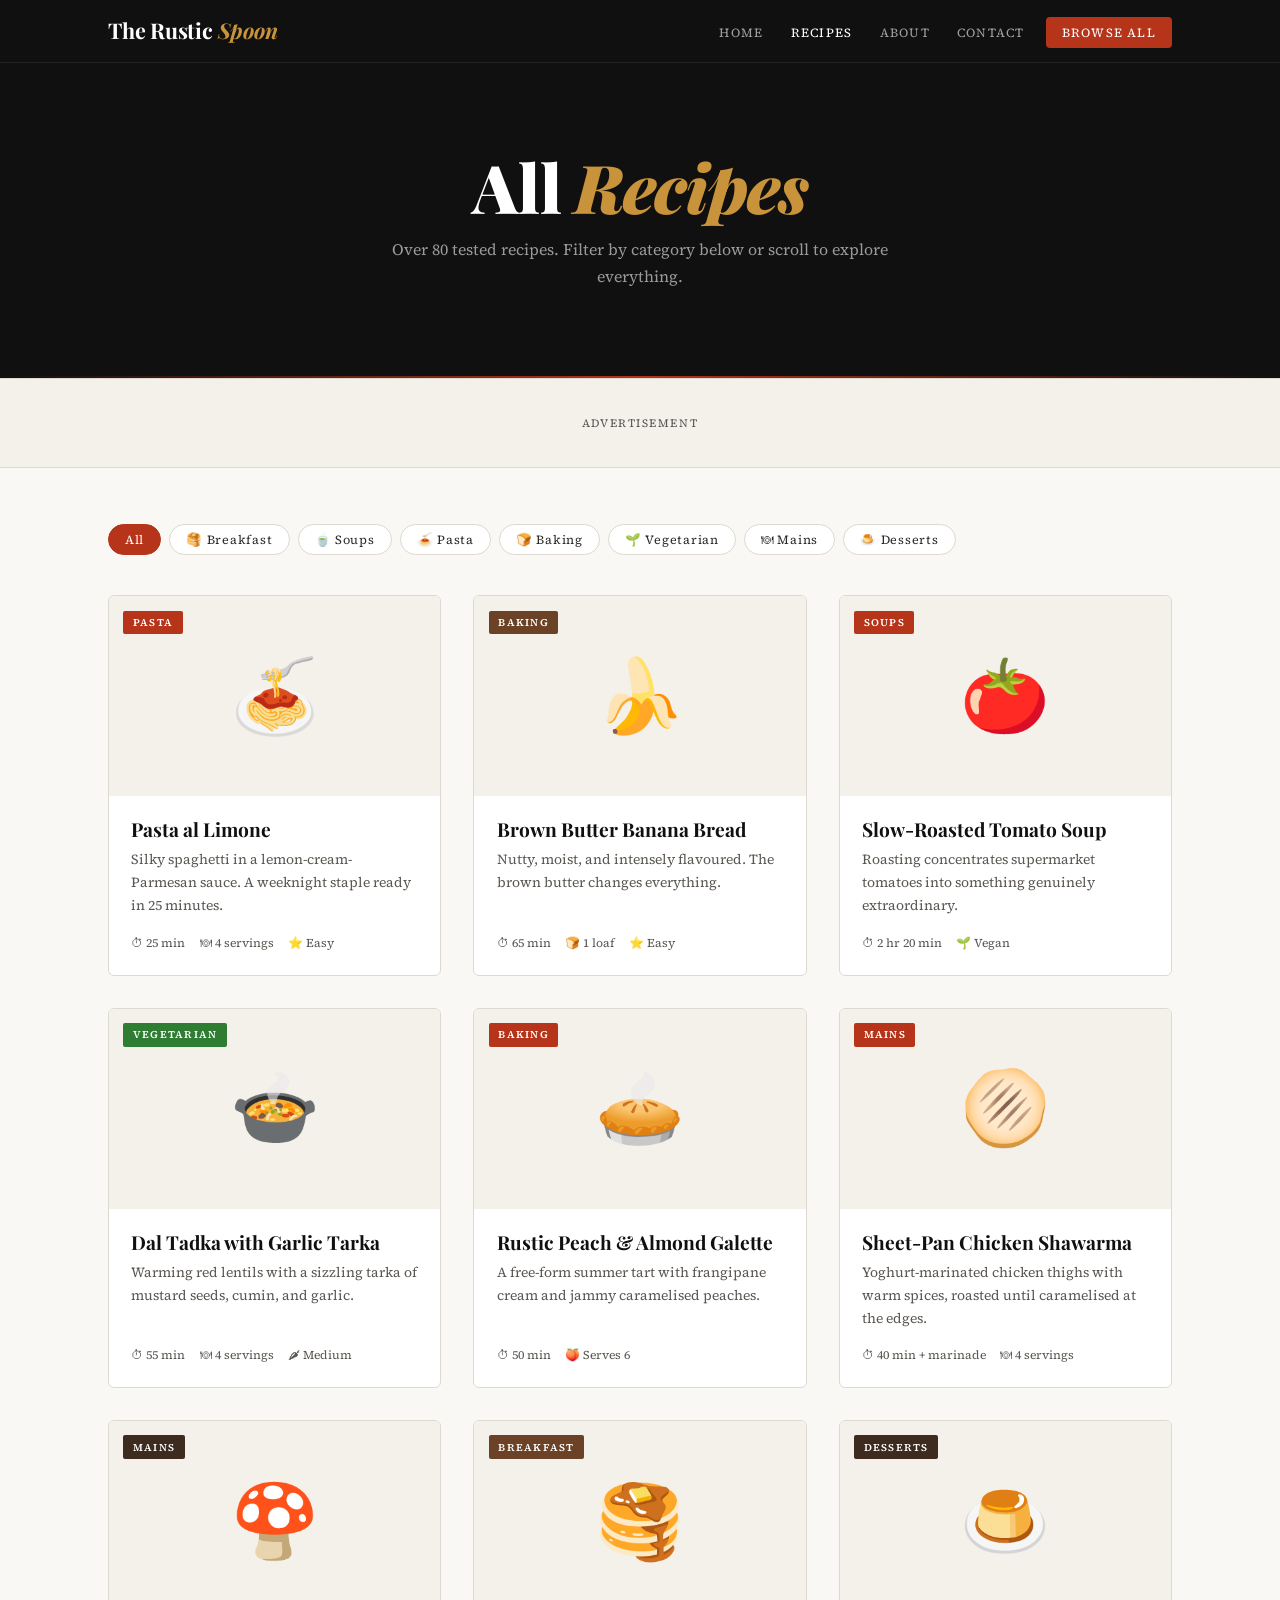
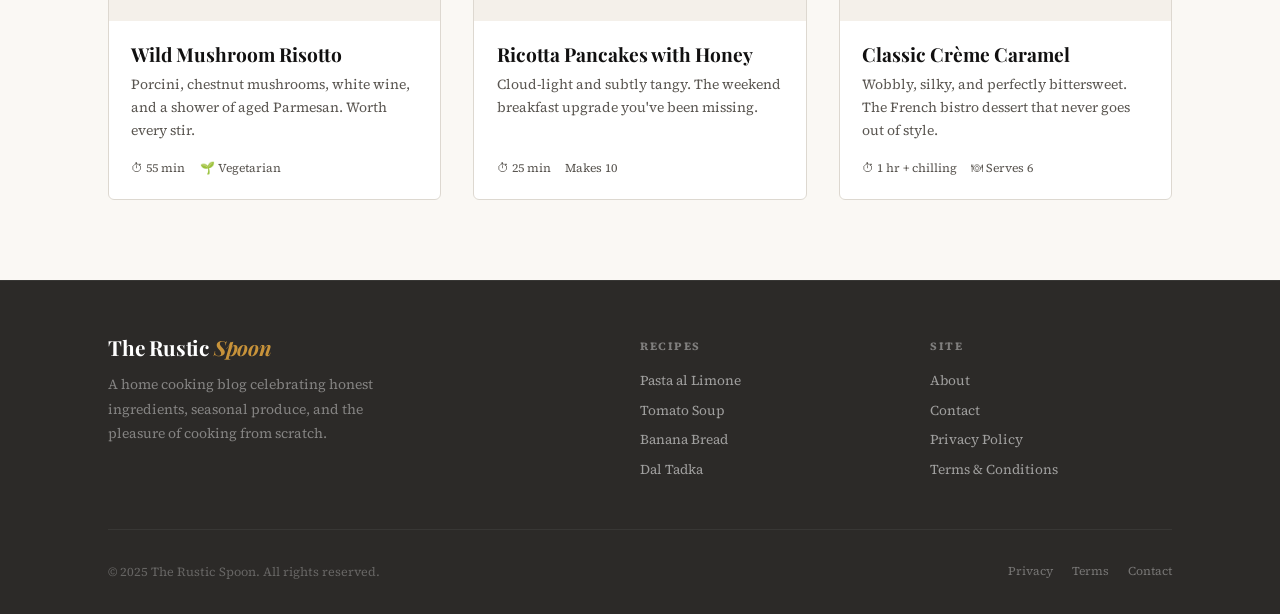
<file: index.html>
<!DOCTYPE html>
<html lang="en">
<head>
  <meta charset="UTF-8" />
  <meta name="viewport" content="width=device-width, initial-scale=1.0" />
  <title>All Recipes — The Rustic Spoon</title>
  <meta name="description" content="Browse all recipes on The Rustic Spoon — weeknight pasta, seasonal soups, weekend baking projects, and vegetarian mains, all tested in a real home kitchen." />
  <meta property="og:title" content="All Recipes — The Rustic Spoon" />
  <meta property="og:type" content="website" />
  <link rel="canonical" href="https://therusticspoon.com/blog/" />
  <link rel="icon" href="/favicon.svg" type="image/svg+xml" />
  <link rel="preconnect" href="https://fonts.googleapis.com" />
  <link rel="stylesheet" href="style.css">
</head>
<body>

<header class="site-header" role="banner">
  <nav class="nav-wrap" aria-label="Main navigation">
    <a href="../index.html" class="site-logo">The Rustic <em>Spoon</em></a>
    <button class="nav-burger" id="navBurger" aria-label="Toggle navigation" onclick="toggleNav()">
      <span></span><span></span><span></span>
    </button>
    <ul class="nav-links" id="navLinks" role="list">
      <li><a href="../index.html">Home</a></li>
      <li><a href="index.html" class="active">Recipes</a></li>
      <li><a href="../about/index.html">About</a></li>
      <li><a href="../contact/index.html">Contact</a></li>
      <li><a href="index.html" class="nav-cta">Browse All</a></li>
    </ul>
  </nav>
</header>

<main>
  <div class="page-banner">
    <h1>All <em>Recipes</em></h1>
    <p>Over 80 tested recipes. Filter by category below or scroll to explore everything.</p>
  </div>

  <div class="ad-slot ad-leaderboard" aria-label="Advertisement">
    <!-- AdSense leaderboard -->
    <span>Advertisement</span>
  </div>

  <section style="padding:3.5rem 0 5rem">
    <div class="wrap">
      <nav class="blog-filter" aria-label="Filter by category">
        <button class="bf on" onclick="filterBlog(this,'all')">All</button>
        <button class="bf" onclick="filterBlog(this,'breakfast')">🥞 Breakfast</button>
        <button class="bf" onclick="filterBlog(this,'soup')">🍵 Soups</button>
        <button class="bf" onclick="filterBlog(this,'pasta')">🍝 Pasta</button>
        <button class="bf" onclick="filterBlog(this,'baking')">🍞 Baking</button>
        <button class="bf" onclick="filterBlog(this,'vegetarian')">🌱 Vegetarian</button>
        <button class="bf" onclick="filterBlog(this,'mains')">🍽 Mains</button>
        <button class="bf" onclick="filterBlog(this,'desserts')">🍮 Desserts</button>
      </nav>

      <div class="blog-grid">

        <article class="recipe-card blog-card" data-cat="pasta">
          <a href="pasta-al-limone.html">
            <div class="rc-thumb"><span>🍝</span><span class="rc-cat" style="background:#b5341a">Pasta</span></div>
          </a>
          <div class="rc-body">
            <h3><a href="pasta-al-limone.html">Pasta al Limone</a></h3>
            <p>Silky spaghetti in a lemon-cream-Parmesan sauce. A weeknight staple ready in 25 minutes.</p>
            <div class="rc-meta"><span>⏱ 25 min</span><span>🍽 4 servings</span><span>⭐ Easy</span></div>
          </div>
        </article>

        <article class="recipe-card blog-card" data-cat="baking">
          <a href="brown-butter-banana-bread.html">
            <div class="rc-thumb"><span>🍌</span><span class="rc-cat" style="background:#6b4226">Baking</span></div>
          </a>
          <div class="rc-body">
            <h3><a href="brown-butter-banana-bread.html">Brown Butter Banana Bread</a></h3>
            <p>Nutty, moist, and intensely flavoured. The brown butter changes everything.</p>
            <div class="rc-meta"><span>⏱ 65 min</span><span>🍞 1 loaf</span><span>⭐ Easy</span></div>
          </div>
        </article>

        <article class="recipe-card blog-card" data-cat="soup">
          <a href="roasted-tomato-soup.html">
            <div class="rc-thumb"><span>🍅</span><span class="rc-cat" style="background:#b5341a">Soups</span></div>
          </a>
          <div class="rc-body">
            <h3><a href="roasted-tomato-soup.html">Slow-Roasted Tomato Soup</a></h3>
            <p>Roasting concentrates supermarket tomatoes into something genuinely extraordinary.</p>
            <div class="rc-meta"><span>⏱ 2 hr 20 min</span><span>🌱 Vegan</span></div>
          </div>
        </article>

        <article class="recipe-card blog-card" data-cat="vegetarian">
          <a href="dal-tadka.html">
            <div class="rc-thumb"><span>🍲</span><span class="rc-cat" style="background:#2e7d32">Vegetarian</span></div>
          </a>
          <div class="rc-body">
            <h3><a href="dal-tadka.html">Dal Tadka with Garlic Tarka</a></h3>
            <p>Warming red lentils with a sizzling tarka of mustard seeds, cumin, and garlic.</p>
            <div class="rc-meta"><span>⏱ 55 min</span><span>🍽 4 servings</span><span>🌶 Medium</span></div>
          </div>
        </article>

        <article class="recipe-card blog-card" data-cat="baking">
          <a href="index.html">
            <div class="rc-thumb"><span>🥧</span><span class="rc-cat" style="background:#b5341a">Baking</span></div>
          </a>
          <div class="rc-body">
            <h3>Rustic Peach &amp; Almond Galette</h3>
            <p>A free-form summer tart with frangipane cream and jammy caramelised peaches.</p>
            <div class="rc-meta"><span>⏱ 50 min</span><span>🍑 Serves 6</span></div>
          </div>
        </article>

        <article class="recipe-card blog-card" data-cat="mains">
          <a href="chicken-shawarma.html">
            <div class="rc-thumb"><span>🫓</span><span class="rc-cat" style="background:#b5341a">Mains</span></div>
          </a>
          <div class="rc-body">
            <h3><a href="chicken-shawarma.html">Sheet-Pan Chicken Shawarma</a></h3>
            <p>Yoghurt-marinated chicken thighs with warm spices, roasted until caramelised at the edges.</p>
            <div class="rc-meta"><span>⏱ 40 min + marinade</span><span>🍽 4 servings</span></div>
          </div>
        </article>

        <article class="recipe-card blog-card" data-cat="mains">
          <a href="mushroom-risotto.html">
            <div class="rc-thumb"><span>🍄</span><span class="rc-cat" style="background:#3d2b1f">Mains</span></div>
          </a>
          <div class="rc-body">
            <h3><a href="mushroom-risotto.html">Wild Mushroom Risotto</a></h3>
            <p>Porcini, chestnut mushrooms, white wine, and a shower of aged Parmesan. Worth every stir.</p>
            <div class="rc-meta"><span>⏱ 55 min</span><span>🌱 Vegetarian</span></div>
          </div>
        </article>

        <article class="recipe-card blog-card" data-cat="breakfast">
          <a href="ricotta-pancakes.html">
            <div class="rc-thumb"><span>🥞</span><span class="rc-cat" style="background:#6b4226">Breakfast</span></div>
          </a>
          <div class="rc-body">
            <h3><a href="ricotta-pancakes.html">Ricotta Pancakes with Honey</a></h3>
            <p>Cloud-light and subtly tangy. The weekend breakfast upgrade you've been missing.</p>
            <div class="rc-meta"><span>⏱ 25 min</span><span>Makes 10</span></div>
          </div>
        </article>

        <article class="recipe-card blog-card" data-cat="desserts">
          <a href="creme-caramel.html">
            <div class="rc-thumb"><span>🍮</span><span class="rc-cat" style="background:#3d2b1f">Desserts</span></div>
          </a>
          <div class="rc-body">
            <h3><a href="creme-caramel.html">Classic Crème Caramel</a></h3>
            <p>Wobbly, silky, and perfectly bittersweet. The French bistro dessert that never goes out of style.</p>
            <div class="rc-meta"><span>⏱ 1 hr + chilling</span><span>🍽 Serves 6</span></div>
          </div>
        </article>

      </div>
    </div>
  </section>
</main>

<footer class="site-footer" role="contentinfo">
  <div class="footer-inner">
    <div class="footer-grid">
      <div class="footer-brand">
        <a href="../index.html" class="site-logo">The Rustic <em>Spoon</em></a>
        <p>A home cooking blog celebrating honest ingredients, seasonal produce, and the pleasure of cooking from scratch.</p>
      </div>
      <div class="footer-col">
        <h4>Recipes</h4>
        <a href="pasta-al-limone.html">Pasta al Limone</a>
        <a href="roasted-tomato-soup.html">Tomato Soup</a>
        <a href="brown-butter-banana-bread.html">Banana Bread</a>
        <a href="dal-tadka.html">Dal Tadka</a>
      </div>
      <div class="footer-col">
        <h4>Site</h4>
        <a href="../about/index.html">About</a>
        <a href="../contact/index.html">Contact</a>
        <a href="../privacy/index.html">Privacy Policy</a>
        <a href="../terms/index.html">Terms &amp; Conditions</a>
      </div>
    </div>
    <div class="footer-bottom">
      <p>&copy; 2025 The Rustic Spoon. All rights reserved.</p>
      <nav><a href="../privacy/index.html">Privacy</a><a href="../terms/index.html">Terms</a><a href="../contact/index.html">Contact</a></nav>
    </div>
  </div>
</footer>

<script src="main.js"></script>
</body>
</html>
</file>
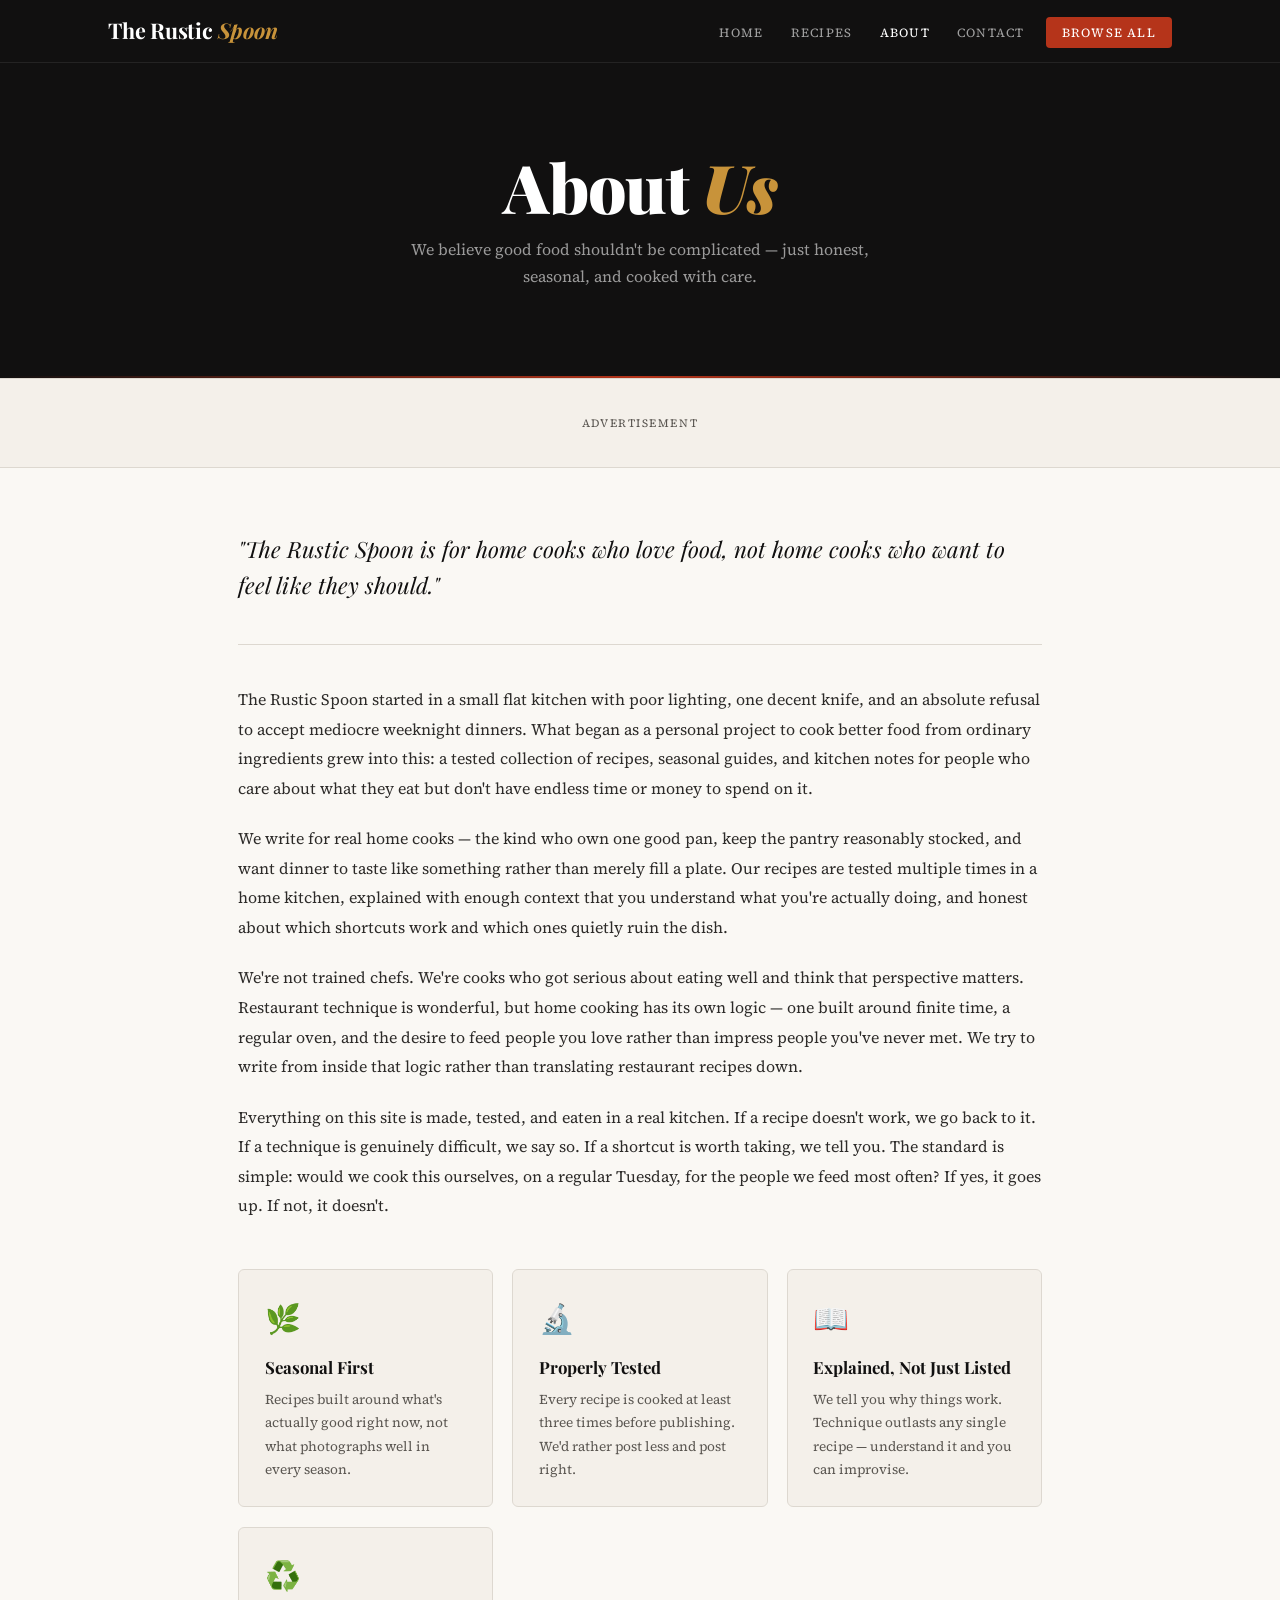
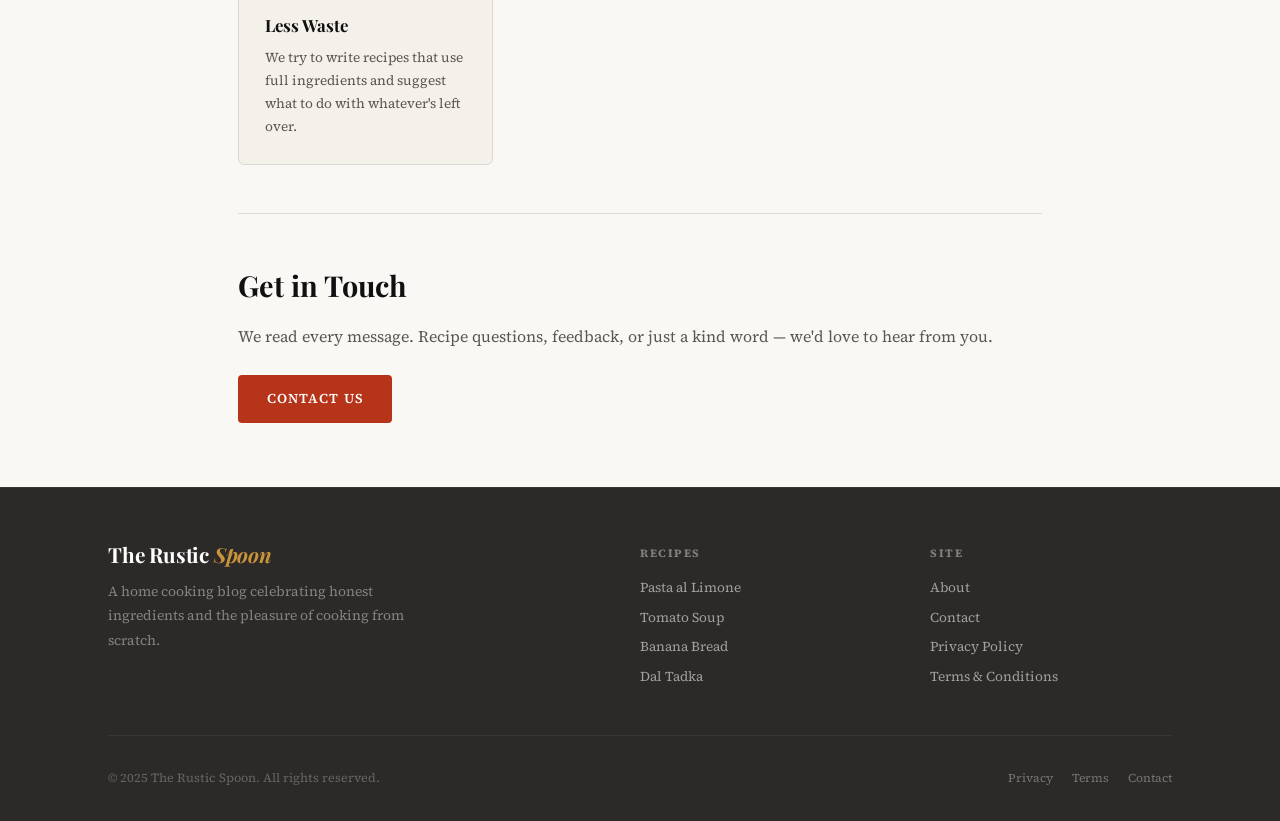
<file: about/index.html>
<!DOCTYPE html>
<html lang="en">
<head>
  <meta charset="UTF-8" />
  <meta name="viewport" content="width=device-width, initial-scale=1.0" />
  <title>About Us — The Rustic Spoon</title>
  <meta name="description" content="The story behind The Rustic Spoon — a home cooking blog about honest ingredients, seasonal eating, and why cooking from scratch matters." />
  <meta property="og:title" content="About — The Rustic Spoon" />
  <meta property="og:type" content="website" />
  <link rel="canonical" href="https://therusticspoon.com/about/" />
  <link rel="icon" href="/favicon.svg" type="image/svg+xml" />
  <link rel="preconnect" href="https://fonts.googleapis.com" />
  <link rel="stylesheet" href="../style.css" />
</head>
<body>

<header class="site-header" role="banner">
  <nav class="nav-wrap" aria-label="Main navigation">
    <a href="../index.html" class="site-logo">The Rustic <em>Spoon</em></a>
    <button class="nav-burger" id="navBurger" aria-label="Toggle navigation" onclick="toggleNav()">
      <span></span><span></span><span></span>
    </button>
    <ul class="nav-links" id="navLinks" role="list">
      <li><a href="../index.html">Home</a></li>
      <li><a href="../blog/index.html">Recipes</a></li>
      <li><a href="index.html" class="active">About</a></li>
      <li><a href="../contact/index.html">Contact</a></li>
      <li><a href="../blog/index.html" class="nav-cta">Browse All</a></li>
    </ul>
  </nav>
</header>

<main>
  <div class="page-banner">
    <h1>About <em>Us</em></h1>
    <p>We believe good food shouldn't be complicated — just honest, seasonal, and cooked with care.</p>
  </div>

  <div class="ad-slot ad-leaderboard" aria-label="Advertisement"><span>Advertisement</span></div>

  <div class="about-section">
    <p class="about-lead">"The Rustic Spoon is for home cooks who love food, not home cooks who want to feel like they should."</p>
    <div class="about-body">
      <p>The Rustic Spoon started in a small flat kitchen with poor lighting, one decent knife, and an absolute refusal to accept mediocre weeknight dinners. What began as a personal project to cook better food from ordinary ingredients grew into this: a tested collection of recipes, seasonal guides, and kitchen notes for people who care about what they eat but don't have endless time or money to spend on it.</p>
      <p>We write for real home cooks — the kind who own one good pan, keep the pantry reasonably stocked, and want dinner to taste like something rather than merely fill a plate. Our recipes are tested multiple times in a home kitchen, explained with enough context that you understand what you're actually doing, and honest about which shortcuts work and which ones quietly ruin the dish.</p>
      <p>We're not trained chefs. We're cooks who got serious about eating well and think that perspective matters. Restaurant technique is wonderful, but home cooking has its own logic — one built around finite time, a regular oven, and the desire to feed people you love rather than impress people you've never met. We try to write from inside that logic rather than translating restaurant recipes down.</p>
      <p>Everything on this site is made, tested, and eaten in a real kitchen. If a recipe doesn't work, we go back to it. If a technique is genuinely difficult, we say so. If a shortcut is worth taking, we tell you. The standard is simple: would we cook this ourselves, on a regular Tuesday, for the people we feed most often? If yes, it goes up. If not, it doesn't.</p>
    </div>

    <div class="values-grid">
      <div class="value-card">
        <div class="vi">🌿</div>
        <h3>Seasonal First</h3>
        <p>Recipes built around what's actually good right now, not what photographs well in every season.</p>
      </div>
      <div class="value-card">
        <div class="vi">🔬</div>
        <h3>Properly Tested</h3>
        <p>Every recipe is cooked at least three times before publishing. We'd rather post less and post right.</p>
      </div>
      <div class="value-card">
        <div class="vi">📖</div>
        <h3>Explained, Not Just Listed</h3>
        <p>We tell you why things work. Technique outlasts any single recipe — understand it and you can improvise.</p>
      </div>
      <div class="value-card">
        <div class="vi">♻️</div>
        <h3>Less Waste</h3>
        <p>We try to write recipes that use full ingredients and suggest what to do with whatever's left over.</p>
      </div>
    </div>

    <div style="margin-top:3rem;padding-top:3rem;border-top:1px solid var(--border)">
      <h2 style="font-family:var(--serif);font-size:1.8rem;color:var(--ink);margin-bottom:.8rem">Get in Touch</h2>
      <p style="color:var(--ink-soft);line-height:1.8;margin-bottom:1.5rem">We read every message. Recipe questions, feedback, or just a kind word — we'd love to hear from you.</p>
      <a href="../contact/index.html" class="btn btn-solid">Contact Us</a>
    </div>
  </div>
</main>

<footer class="site-footer" role="contentinfo">
  <div class="footer-inner">
    <div class="footer-grid">
      <div class="footer-brand">
        <a href="../index.html" class="site-logo">The Rustic <em>Spoon</em></a>
        <p>A home cooking blog celebrating honest ingredients and the pleasure of cooking from scratch.</p>
      </div>
      <div class="footer-col">
        <h4>Recipes</h4>
        <a href="../blog/pasta-al-limone.html">Pasta al Limone</a>
        <a href="../blog/roasted-tomato-soup.html">Tomato Soup</a>
        <a href="../blog/brown-butter-banana-bread.html">Banana Bread</a>
        <a href="../blog/dal-tadka.html">Dal Tadka</a>
      </div>
      <div class="footer-col">
        <h4>Site</h4>
        <a href="index.html">About</a>
        <a href="../contact/index.html">Contact</a>
        <a href="../privacy/index.html">Privacy Policy</a>
        <a href="../terms/index.html">Terms &amp; Conditions</a>
      </div>
    </div>
    <div class="footer-bottom">
      <p>&copy; 2025 The Rustic Spoon. All rights reserved.</p>
      <nav><a href="../privacy/index.html">Privacy</a><a href="../terms/index.html">Terms</a><a href="../contact/index.html">Contact</a></nav>
    </div>
  </div>
</footer>

<script src="../main.js"></script>
</body>
</html>
</file>
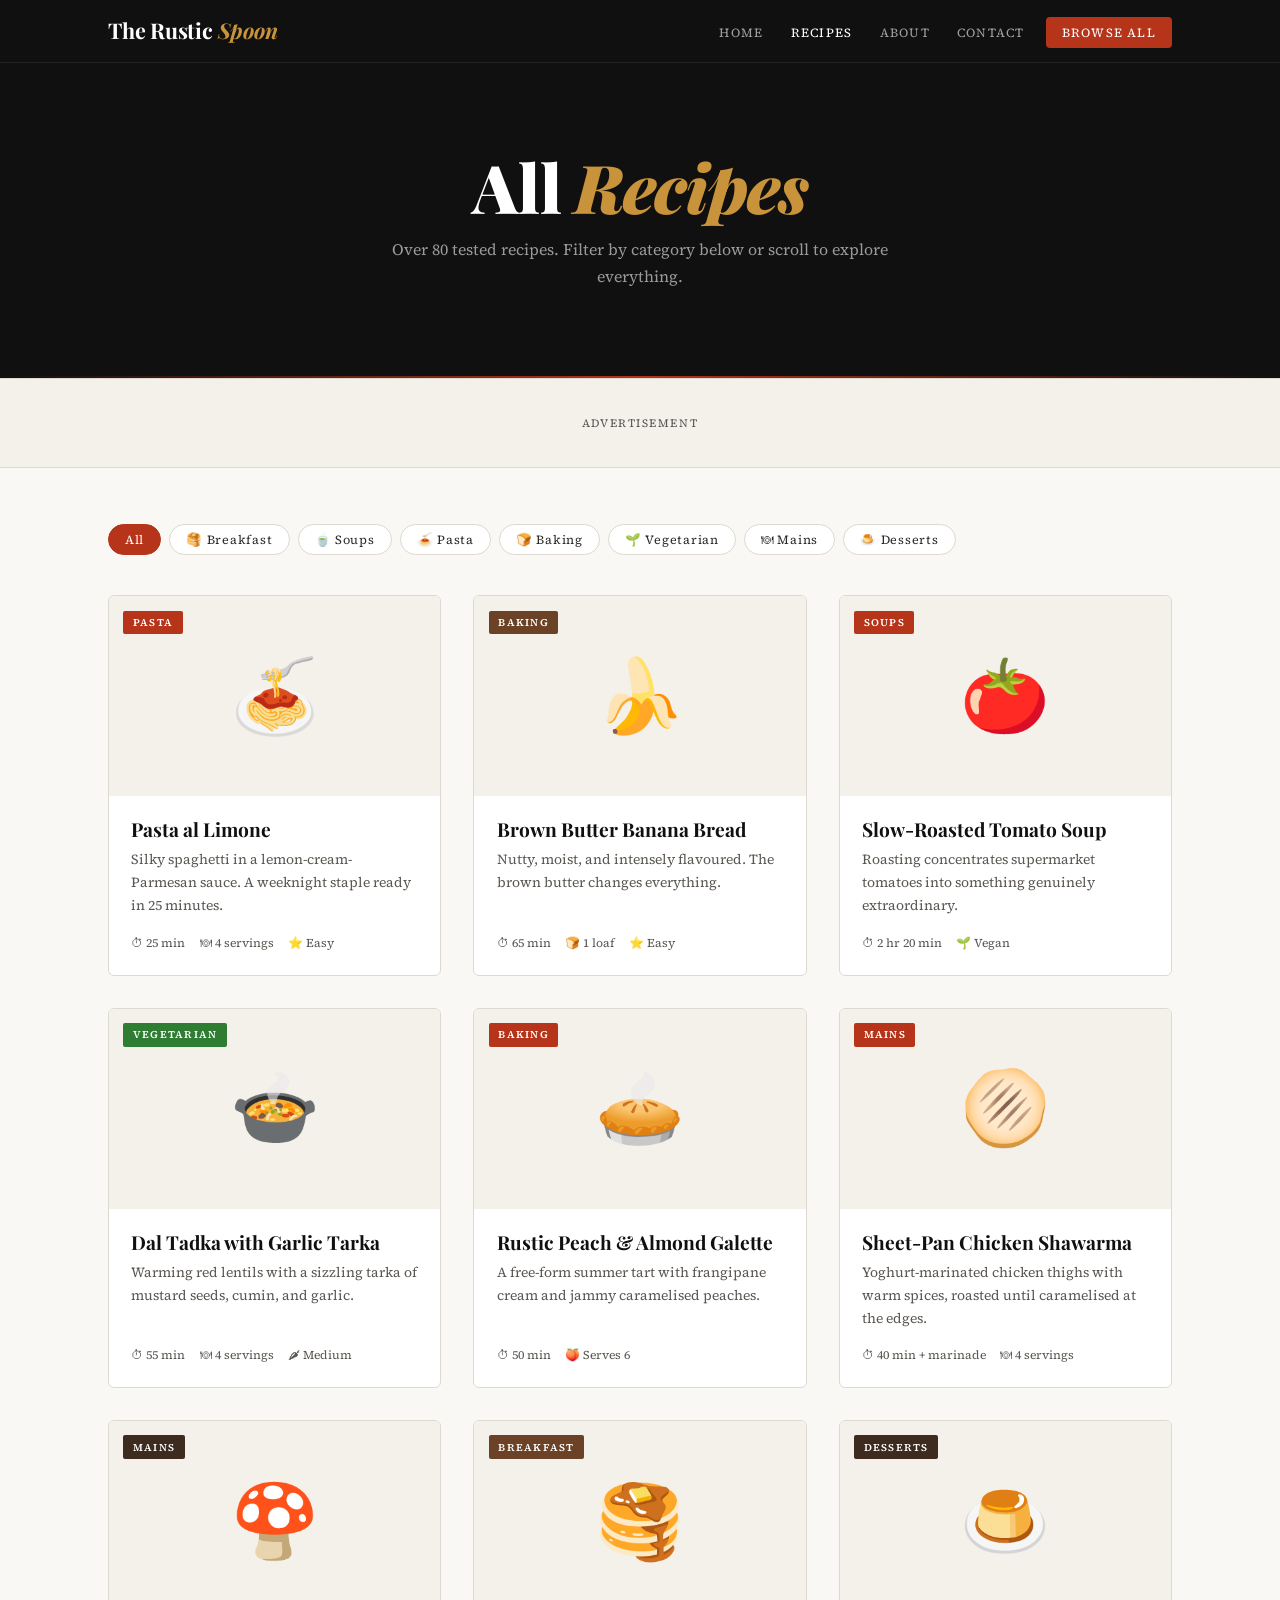
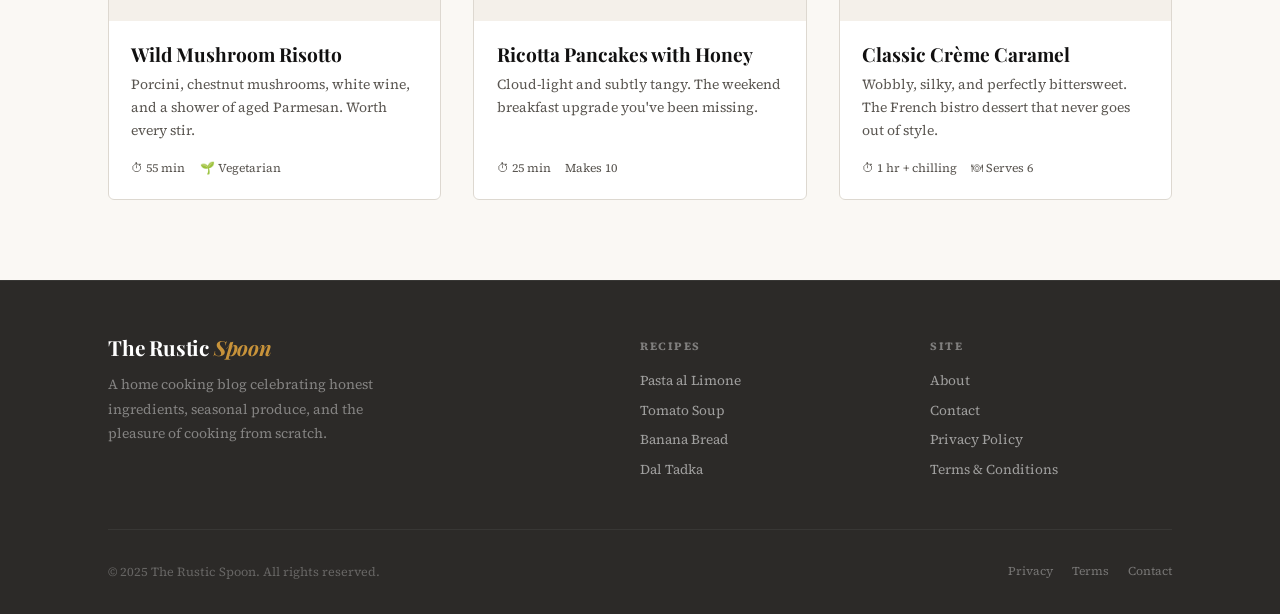
<file: blog/index.html>
<!DOCTYPE html>
<html lang="en">
<head>
  <meta charset="UTF-8" />
  <meta name="viewport" content="width=device-width, initial-scale=1.0" />
  <title>All Recipes — The Rustic Spoon</title>
  <meta name="description" content="Browse all recipes on The Rustic Spoon — weeknight pasta, seasonal soups, weekend baking projects, and vegetarian mains, all tested in a real home kitchen." />
  <meta property="og:title" content="All Recipes — The Rustic Spoon" />
  <meta property="og:type" content="website" />
  <link rel="canonical" href="https://therusticspoon.com/blog/" />
  <link rel="icon" href="/favicon.svg" type="image/svg+xml" />
  <link rel="preconnect" href="https://fonts.googleapis.com" />
  <link rel="stylesheet" href="../style.css" />
</head>
<body>

<header class="site-header" role="banner">
  <nav class="nav-wrap" aria-label="Main navigation">
    <a href="../index.html" class="site-logo">The Rustic <em>Spoon</em></a>
    <button class="nav-burger" id="navBurger" aria-label="Toggle navigation" onclick="toggleNav()">
      <span></span><span></span><span></span>
    </button>
    <ul class="nav-links" id="navLinks" role="list">
      <li><a href="../index.html">Home</a></li>
      <li><a href="index.html" class="active">Recipes</a></li>
      <li><a href="../about/index.html">About</a></li>
      <li><a href="../contact/index.html">Contact</a></li>
      <li><a href="index.html" class="nav-cta">Browse All</a></li>
    </ul>
  </nav>
</header>

<main>
  <div class="page-banner">
    <h1>All <em>Recipes</em></h1>
    <p>Over 80 tested recipes. Filter by category below or scroll to explore everything.</p>
  </div>

  <div class="ad-slot ad-leaderboard" aria-label="Advertisement">
    <!-- AdSense leaderboard -->
    <span>Advertisement</span>
  </div>

  <section style="padding:3.5rem 0 5rem">
    <div class="wrap">
      <nav class="blog-filter" aria-label="Filter by category">
        <button class="bf on" onclick="filterBlog(this,'all')">All</button>
        <button class="bf" onclick="filterBlog(this,'breakfast')">🥞 Breakfast</button>
        <button class="bf" onclick="filterBlog(this,'soup')">🍵 Soups</button>
        <button class="bf" onclick="filterBlog(this,'pasta')">🍝 Pasta</button>
        <button class="bf" onclick="filterBlog(this,'baking')">🍞 Baking</button>
        <button class="bf" onclick="filterBlog(this,'vegetarian')">🌱 Vegetarian</button>
        <button class="bf" onclick="filterBlog(this,'mains')">🍽 Mains</button>
        <button class="bf" onclick="filterBlog(this,'desserts')">🍮 Desserts</button>
      </nav>

      <div class="blog-grid">

        <article class="recipe-card blog-card" data-cat="pasta">
          <a href="pasta-al-limone.html">
            <div class="rc-thumb"><span>🍝</span><span class="rc-cat" style="background:#b5341a">Pasta</span></div>
          </a>
          <div class="rc-body">
            <h3><a href="pasta-al-limone.html">Pasta al Limone</a></h3>
            <p>Silky spaghetti in a lemon-cream-Parmesan sauce. A weeknight staple ready in 25 minutes.</p>
            <div class="rc-meta"><span>⏱ 25 min</span><span>🍽 4 servings</span><span>⭐ Easy</span></div>
          </div>
        </article>

        <article class="recipe-card blog-card" data-cat="baking">
          <a href="brown-butter-banana-bread.html">
            <div class="rc-thumb"><span>🍌</span><span class="rc-cat" style="background:#6b4226">Baking</span></div>
          </a>
          <div class="rc-body">
            <h3><a href="brown-butter-banana-bread.html">Brown Butter Banana Bread</a></h3>
            <p>Nutty, moist, and intensely flavoured. The brown butter changes everything.</p>
            <div class="rc-meta"><span>⏱ 65 min</span><span>🍞 1 loaf</span><span>⭐ Easy</span></div>
          </div>
        </article>

        <article class="recipe-card blog-card" data-cat="soup">
          <a href="roasted-tomato-soup.html">
            <div class="rc-thumb"><span>🍅</span><span class="rc-cat" style="background:#b5341a">Soups</span></div>
          </a>
          <div class="rc-body">
            <h3><a href="roasted-tomato-soup.html">Slow-Roasted Tomato Soup</a></h3>
            <p>Roasting concentrates supermarket tomatoes into something genuinely extraordinary.</p>
            <div class="rc-meta"><span>⏱ 2 hr 20 min</span><span>🌱 Vegan</span></div>
          </div>
        </article>

        <article class="recipe-card blog-card" data-cat="vegetarian">
          <a href="dal-tadka.html">
            <div class="rc-thumb"><span>🍲</span><span class="rc-cat" style="background:#2e7d32">Vegetarian</span></div>
          </a>
          <div class="rc-body">
            <h3><a href="dal-tadka.html">Dal Tadka with Garlic Tarka</a></h3>
            <p>Warming red lentils with a sizzling tarka of mustard seeds, cumin, and garlic.</p>
            <div class="rc-meta"><span>⏱ 55 min</span><span>🍽 4 servings</span><span>🌶 Medium</span></div>
          </div>
        </article>

        <article class="recipe-card blog-card" data-cat="baking">
          <a href="index.html">
            <div class="rc-thumb"><span>🥧</span><span class="rc-cat" style="background:#b5341a">Baking</span></div>
          </a>
          <div class="rc-body">
            <h3>Rustic Peach &amp; Almond Galette</h3>
            <p>A free-form summer tart with frangipane cream and jammy caramelised peaches.</p>
            <div class="rc-meta"><span>⏱ 50 min</span><span>🍑 Serves 6</span></div>
          </div>
        </article>

        <article class="recipe-card blog-card" data-cat="mains">
          <a href="chicken-shawarma.html">
            <div class="rc-thumb"><span>🫓</span><span class="rc-cat" style="background:#b5341a">Mains</span></div>
          </a>
          <div class="rc-body">
            <h3><a href="chicken-shawarma.html">Sheet-Pan Chicken Shawarma</a></h3>
            <p>Yoghurt-marinated chicken thighs with warm spices, roasted until caramelised at the edges.</p>
            <div class="rc-meta"><span>⏱ 40 min + marinade</span><span>🍽 4 servings</span></div>
          </div>
        </article>

        <article class="recipe-card blog-card" data-cat="mains">
          <a href="mushroom-risotto.html">
            <div class="rc-thumb"><span>🍄</span><span class="rc-cat" style="background:#3d2b1f">Mains</span></div>
          </a>
          <div class="rc-body">
            <h3><a href="mushroom-risotto.html">Wild Mushroom Risotto</a></h3>
            <p>Porcini, chestnut mushrooms, white wine, and a shower of aged Parmesan. Worth every stir.</p>
            <div class="rc-meta"><span>⏱ 55 min</span><span>🌱 Vegetarian</span></div>
          </div>
        </article>

        <article class="recipe-card blog-card" data-cat="breakfast">
          <a href="ricotta-pancakes.html">
            <div class="rc-thumb"><span>🥞</span><span class="rc-cat" style="background:#6b4226">Breakfast</span></div>
          </a>
          <div class="rc-body">
            <h3><a href="ricotta-pancakes.html">Ricotta Pancakes with Honey</a></h3>
            <p>Cloud-light and subtly tangy. The weekend breakfast upgrade you've been missing.</p>
            <div class="rc-meta"><span>⏱ 25 min</span><span>Makes 10</span></div>
          </div>
        </article>

        <article class="recipe-card blog-card" data-cat="desserts">
          <a href="creme-caramel.html">
            <div class="rc-thumb"><span>🍮</span><span class="rc-cat" style="background:#3d2b1f">Desserts</span></div>
          </a>
          <div class="rc-body">
            <h3><a href="creme-caramel.html">Classic Crème Caramel</a></h3>
            <p>Wobbly, silky, and perfectly bittersweet. The French bistro dessert that never goes out of style.</p>
            <div class="rc-meta"><span>⏱ 1 hr + chilling</span><span>🍽 Serves 6</span></div>
          </div>
        </article>

      </div>
    </div>
  </section>
</main>

<footer class="site-footer" role="contentinfo">
  <div class="footer-inner">
    <div class="footer-grid">
      <div class="footer-brand">
        <a href="../index.html" class="site-logo">The Rustic <em>Spoon</em></a>
        <p>A home cooking blog celebrating honest ingredients, seasonal produce, and the pleasure of cooking from scratch.</p>
      </div>
      <div class="footer-col">
        <h4>Recipes</h4>
        <a href="pasta-al-limone.html">Pasta al Limone</a>
        <a href="roasted-tomato-soup.html">Tomato Soup</a>
        <a href="brown-butter-banana-bread.html">Banana Bread</a>
        <a href="dal-tadka.html">Dal Tadka</a>
      </div>
      <div class="footer-col">
        <h4>Site</h4>
        <a href="../about/index.html">About</a>
        <a href="../contact/index.html">Contact</a>
        <a href="../privacy/index.html">Privacy Policy</a>
        <a href="../terms/index.html">Terms &amp; Conditions</a>
      </div>
    </div>
    <div class="footer-bottom">
      <p>&copy; 2025 The Rustic Spoon. All rights reserved.</p>
      <nav><a href="../privacy/index.html">Privacy</a><a href="../terms/index.html">Terms</a><a href="../contact/index.html">Contact</a></nav>
    </div>
  </div>
</footer>

<script src="../main.js"></script>
</body>
</html>
</file>
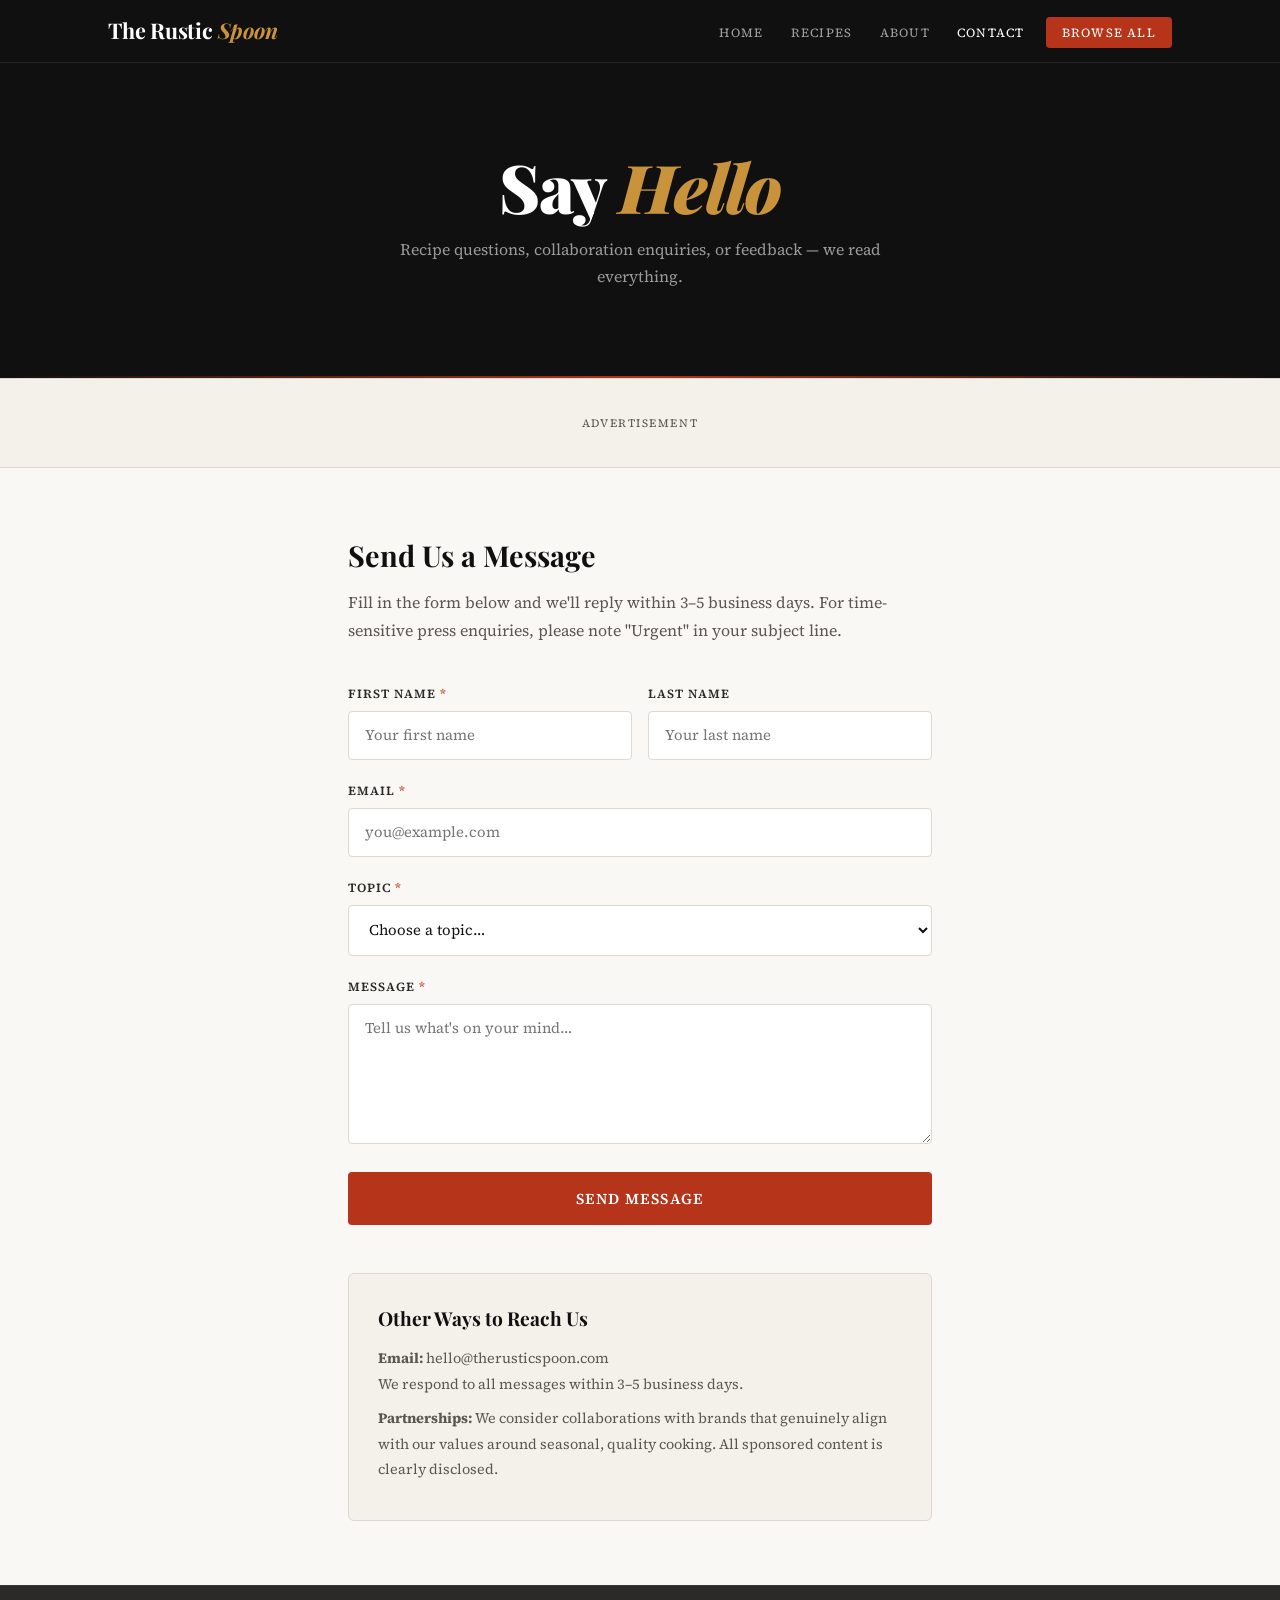
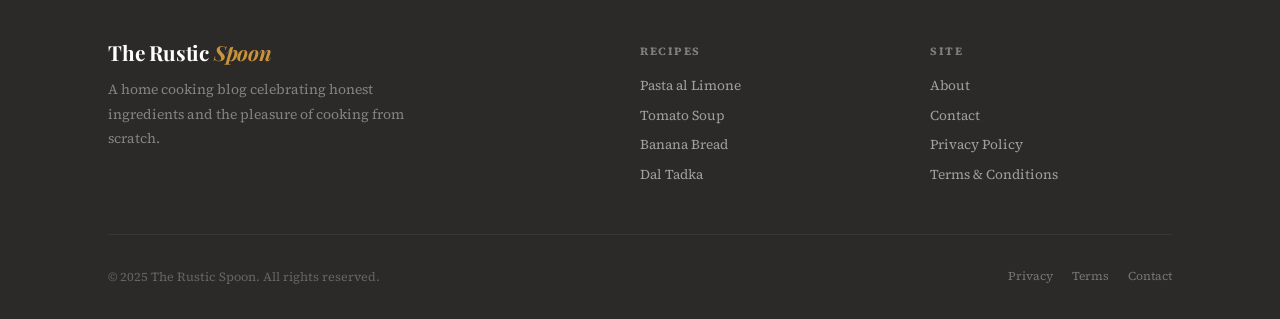
<file: contact/index.html>
<!DOCTYPE html>
<html lang="en">
<head>
  <meta charset="UTF-8" />
  <meta name="viewport" content="width=device-width, initial-scale=1.0" />
  <title>Contact — The Rustic Spoon</title>
  <meta name="description" content="Get in touch with The Rustic Spoon — recipe questions, collaboration enquiries, or just to say hello." />
  <meta property="og:title" content="Contact — The Rustic Spoon" />
  <meta property="og:type" content="website" />
  <link rel="canonical" href="https://therusticspoon.com/contact/" />
  <link rel="icon" href="/favicon.svg" type="image/svg+xml" />
  <link rel="preconnect" href="https://fonts.googleapis.com" />
  <link rel="stylesheet" href="../style.css" />
</head>
<body>

<header class="site-header" role="banner">
  <nav class="nav-wrap" aria-label="Main navigation">
    <a href="../index.html" class="site-logo">The Rustic <em>Spoon</em></a>
    <button class="nav-burger" id="navBurger" aria-label="Toggle navigation" onclick="toggleNav()">
      <span></span><span></span><span></span>
    </button>
    <ul class="nav-links" id="navLinks" role="list">
      <li><a href="../index.html">Home</a></li>
      <li><a href="../blog/index.html">Recipes</a></li>
      <li><a href="../about/index.html">About</a></li>
      <li><a href="index.html" class="active">Contact</a></li>
      <li><a href="../blog/index.html" class="nav-cta">Browse All</a></li>
    </ul>
  </nav>
</header>

<main>
  <div class="page-banner">
    <h1>Say <em>Hello</em></h1>
    <p>Recipe questions, collaboration enquiries, or feedback — we read everything.</p>
  </div>

  <div class="ad-slot ad-leaderboard" aria-label="Advertisement"><span>Advertisement</span></div>

  <div class="contact-wrap">
    <div class="contact-intro">
      <h2>Send Us a Message</h2>
      <p>Fill in the form below and we'll reply within 3–5 business days. For time-sensitive press enquiries, please note "Urgent" in your subject line.</p>
    </div>

    <form onsubmit="handleContact(event)" novalidate>
      <div class="field-row">
        <div class="field">
          <label for="c-first">First Name <span style="color:var(--accent)">*</span></label>
          <input id="c-first" name="first" type="text" placeholder="Your first name" required autocomplete="given-name" />
        </div>
        <div class="field">
          <label for="c-last">Last Name</label>
          <input id="c-last" name="last" type="text" placeholder="Your last name" autocomplete="family-name" />
        </div>
      </div>
      <div class="field">
        <label for="c-email">Email <span style="color:var(--accent)">*</span></label>
        <input id="c-email" name="email" type="email" placeholder="you@example.com" required autocomplete="email" />
      </div>
      <div class="field">
        <label for="c-subject">Topic <span style="color:var(--accent)">*</span></label>
        <select id="c-subject" name="subject" required>
          <option value="" disabled selected>Choose a topic…</option>
          <option value="recipe">Recipe question or feedback</option>
          <option value="collab">Collaboration or partnership</option>
          <option value="press">Press or media</option>
          <option value="technical">Technical issue</option>
          <option value="other">Something else</option>
        </select>
      </div>
      <div class="field">
        <label for="c-message">Message <span style="color:var(--accent)">*</span></label>
        <textarea id="c-message" name="message" placeholder="Tell us what's on your mind…" required></textarea>
      </div>
      <button type="submit" class="btn btn-solid" style="width:100%;text-align:center;padding:1rem;font-size:.95rem">Send Message</button>
    </form>

    <div class="contact-aside">
      <h3>Other Ways to Reach Us</h3>
      <p><strong>Email:</strong> hello@therusticspoon.com<br/>We respond to all messages within 3–5 business days.</p>
      <p><strong>Partnerships:</strong> We consider collaborations with brands that genuinely align with our values around seasonal, quality cooking. All sponsored content is clearly disclosed.</p>
    </div>
  </div>
</main>

<footer class="site-footer" role="contentinfo">
  <div class="footer-inner">
    <div class="footer-grid">
      <div class="footer-brand">
        <a href="../index.html" class="site-logo">The Rustic <em>Spoon</em></a>
        <p>A home cooking blog celebrating honest ingredients and the pleasure of cooking from scratch.</p>
      </div>
      <div class="footer-col">
        <h4>Recipes</h4>
        <a href="../blog/pasta-al-limone.html">Pasta al Limone</a>
        <a href="../blog/roasted-tomato-soup.html">Tomato Soup</a>
        <a href="../blog/brown-butter-banana-bread.html">Banana Bread</a>
        <a href="../blog/dal-tadka.html">Dal Tadka</a>
      </div>
      <div class="footer-col">
        <h4>Site</h4>
        <a href="../about/index.html">About</a>
        <a href="index.html">Contact</a>
        <a href="../privacy/index.html">Privacy Policy</a>
        <a href="../terms/index.html">Terms &amp; Conditions</a>
      </div>
    </div>
    <div class="footer-bottom">
      <p>&copy; 2025 The Rustic Spoon. All rights reserved.</p>
      <nav><a href="../privacy/index.html">Privacy</a><a href="../terms/index.html">Terms</a><a href="index.html">Contact</a></nav>
    </div>
  </div>
</footer>

<script src="../main.js"></script>
</body>
</html>
</file>
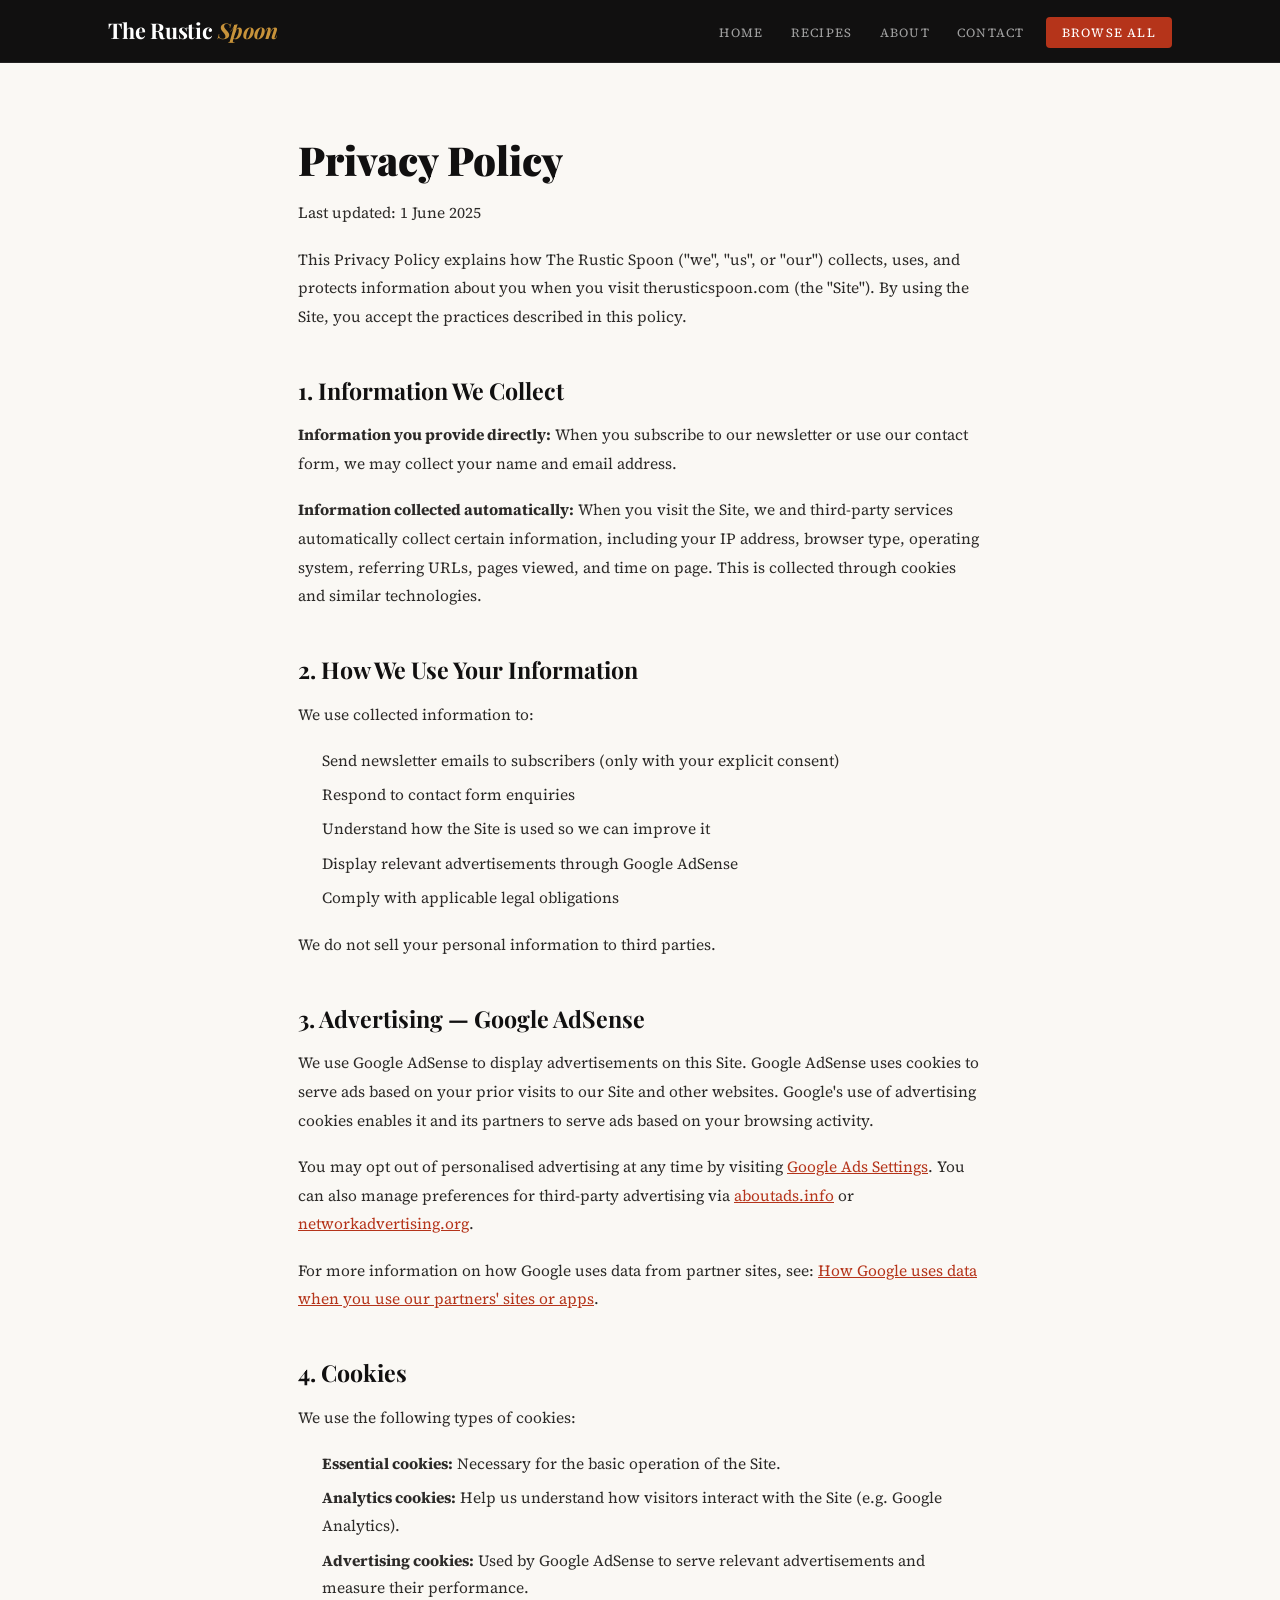
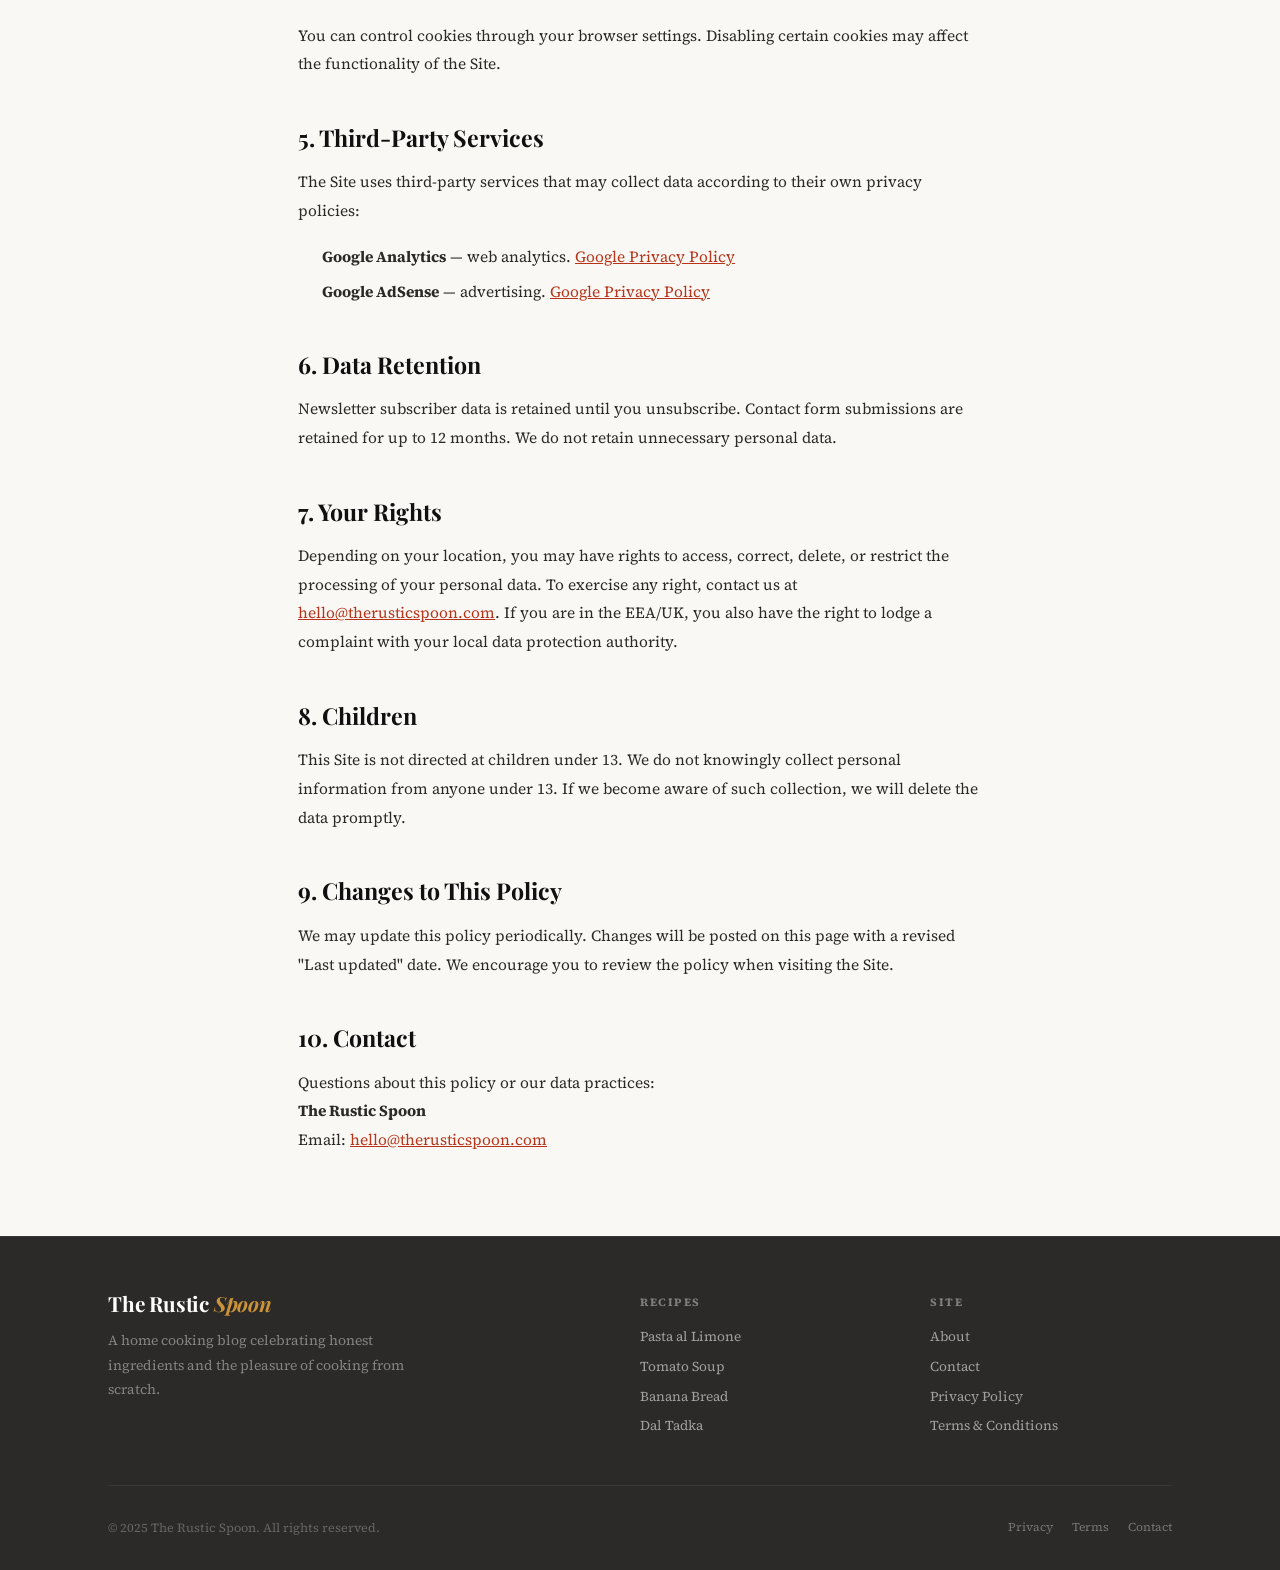
<file: privacy/index.html>
<!DOCTYPE html>
<html lang="en">
<head>
  <meta charset="UTF-8" />
  <meta name="viewport" content="width=device-width, initial-scale=1.0" />
  <title>Privacy Policy — The Rustic Spoon</title>
  <meta name="description" content="Privacy Policy for The Rustic Spoon — how we collect and use your data, advertising practices, cookies, and your rights." />
  <meta name="robots" content="noindex, follow" />
  <link rel="canonical" href="https://therusticspoon.com/privacy/" />
  <link rel="icon" href="/favicon.svg" type="image/svg+xml" />
  <link rel="preconnect" href="https://fonts.googleapis.com" />
  <link rel="stylesheet" href="../style.css" />
</head>
<body>

<header class="site-header" role="banner">
  <nav class="nav-wrap" aria-label="Main navigation">
    <a href="../index.html" class="site-logo">The Rustic <em>Spoon</em></a>
    <button class="nav-burger" id="navBurger" aria-label="Toggle navigation" onclick="toggleNav()">
      <span></span><span></span><span></span>
    </button>
    <ul class="nav-links" id="navLinks" role="list">
      <li><a href="../index.html">Home</a></li>
      <li><a href="../blog/index.html">Recipes</a></li>
      <li><a href="../about/index.html">About</a></li>
      <li><a href="../contact/index.html">Contact</a></li>
      <li><a href="../blog/index.html" class="nav-cta">Browse All</a></li>
    </ul>
  </nav>
</header>

<main>
  <div class="legal-wrap">
    <h1 style="font-family:var(--serif);font-size:2.5rem;font-weight:900;color:var(--ink);margin-bottom:.4rem">Privacy Policy</h1>
    <p class="legal-updated">Last updated: 1 June 2025</p>

    <p>This Privacy Policy explains how The Rustic Spoon ("we", "us", or "our") collects, uses, and protects information about you when you visit therusticspoon.com (the "Site"). By using the Site, you accept the practices described in this policy.</p>

    <h2>1. Information We Collect</h2>
    <p><strong>Information you provide directly:</strong> When you subscribe to our newsletter or use our contact form, we may collect your name and email address.</p>
    <p><strong>Information collected automatically:</strong> When you visit the Site, we and third-party services automatically collect certain information, including your IP address, browser type, operating system, referring URLs, pages viewed, and time on page. This is collected through cookies and similar technologies.</p>

    <h2>2. How We Use Your Information</h2>
    <p>We use collected information to:</p>
    <ul>
      <li>Send newsletter emails to subscribers (only with your explicit consent)</li>
      <li>Respond to contact form enquiries</li>
      <li>Understand how the Site is used so we can improve it</li>
      <li>Display relevant advertisements through Google AdSense</li>
      <li>Comply with applicable legal obligations</li>
    </ul>
    <p>We do not sell your personal information to third parties.</p>

    <h2>3. Advertising — Google AdSense</h2>
    <p>We use Google AdSense to display advertisements on this Site. Google AdSense uses cookies to serve ads based on your prior visits to our Site and other websites. Google's use of advertising cookies enables it and its partners to serve ads based on your browsing activity.</p>
    <p>You may opt out of personalised advertising at any time by visiting <a href="https://www.google.com/settings/ads" target="_blank" rel="noopener noreferrer">Google Ads Settings</a>. You can also manage preferences for third-party advertising via <a href="https://optout.aboutads.info" target="_blank" rel="noopener noreferrer">aboutads.info</a> or <a href="https://optout.networkadvertising.org" target="_blank" rel="noopener noreferrer">networkadvertising.org</a>.</p>
    <p>For more information on how Google uses data from partner sites, see: <a href="https://policies.google.com/technologies/partner-sites" target="_blank" rel="noopener noreferrer">How Google uses data when you use our partners' sites or apps</a>.</p>

    <h2>4. Cookies</h2>
    <p>We use the following types of cookies:</p>
    <ul>
      <li><strong>Essential cookies:</strong> Necessary for the basic operation of the Site.</li>
      <li><strong>Analytics cookies:</strong> Help us understand how visitors interact with the Site (e.g. Google Analytics).</li>
      <li><strong>Advertising cookies:</strong> Used by Google AdSense to serve relevant advertisements and measure their performance.</li>
    </ul>
    <p>You can control cookies through your browser settings. Disabling certain cookies may affect the functionality of the Site.</p>

    <h2>5. Third-Party Services</h2>
    <p>The Site uses third-party services that may collect data according to their own privacy policies:</p>
    <ul>
      <li><strong>Google Analytics</strong> — web analytics. <a href="https://policies.google.com/privacy" target="_blank" rel="noopener noreferrer">Google Privacy Policy</a></li>
      <li><strong>Google AdSense</strong> — advertising. <a href="https://policies.google.com/privacy" target="_blank" rel="noopener noreferrer">Google Privacy Policy</a></li>
    </ul>

    <h2>6. Data Retention</h2>
    <p>Newsletter subscriber data is retained until you unsubscribe. Contact form submissions are retained for up to 12 months. We do not retain unnecessary personal data.</p>

    <h2>7. Your Rights</h2>
    <p>Depending on your location, you may have rights to access, correct, delete, or restrict the processing of your personal data. To exercise any right, contact us at <a href="mailto:hello@therusticspoon.com">hello@therusticspoon.com</a>. If you are in the EEA/UK, you also have the right to lodge a complaint with your local data protection authority.</p>

    <h2>8. Children</h2>
    <p>This Site is not directed at children under 13. We do not knowingly collect personal information from anyone under 13. If we become aware of such collection, we will delete the data promptly.</p>

    <h2>9. Changes to This Policy</h2>
    <p>We may update this policy periodically. Changes will be posted on this page with a revised "Last updated" date. We encourage you to review the policy when visiting the Site.</p>

    <h2>10. Contact</h2>
    <p>Questions about this policy or our data practices:<br />
    <strong>The Rustic Spoon</strong><br />
    Email: <a href="mailto:hello@therusticspoon.com">hello@therusticspoon.com</a></p>
  </div>
</main>

<footer class="site-footer" role="contentinfo">
  <div class="footer-inner">
    <div class="footer-grid">
      <div class="footer-brand">
        <a href="../index.html" class="site-logo">The Rustic <em>Spoon</em></a>
        <p>A home cooking blog celebrating honest ingredients and the pleasure of cooking from scratch.</p>
      </div>
      <div class="footer-col">
        <h4>Recipes</h4>
        <a href="../blog/pasta-al-limone.html">Pasta al Limone</a>
        <a href="../blog/roasted-tomato-soup.html">Tomato Soup</a>
        <a href="../blog/brown-butter-banana-bread.html">Banana Bread</a>
        <a href="../blog/dal-tadka.html">Dal Tadka</a>
      </div>
      <div class="footer-col">
        <h4>Site</h4>
        <a href="../about/index.html">About</a>
        <a href="../contact/index.html">Contact</a>
        <a href="index.html">Privacy Policy</a>
        <a href="../terms/index.html">Terms &amp; Conditions</a>
      </div>
    </div>
    <div class="footer-bottom">
      <p>&copy; 2025 The Rustic Spoon. All rights reserved.</p>
      <nav><a href="index.html">Privacy</a><a href="../terms/index.html">Terms</a><a href="../contact/index.html">Contact</a></nav>
    </div>
  </div>
</footer>

<script src="../main.js"></script>
</body>
</html>
</file>
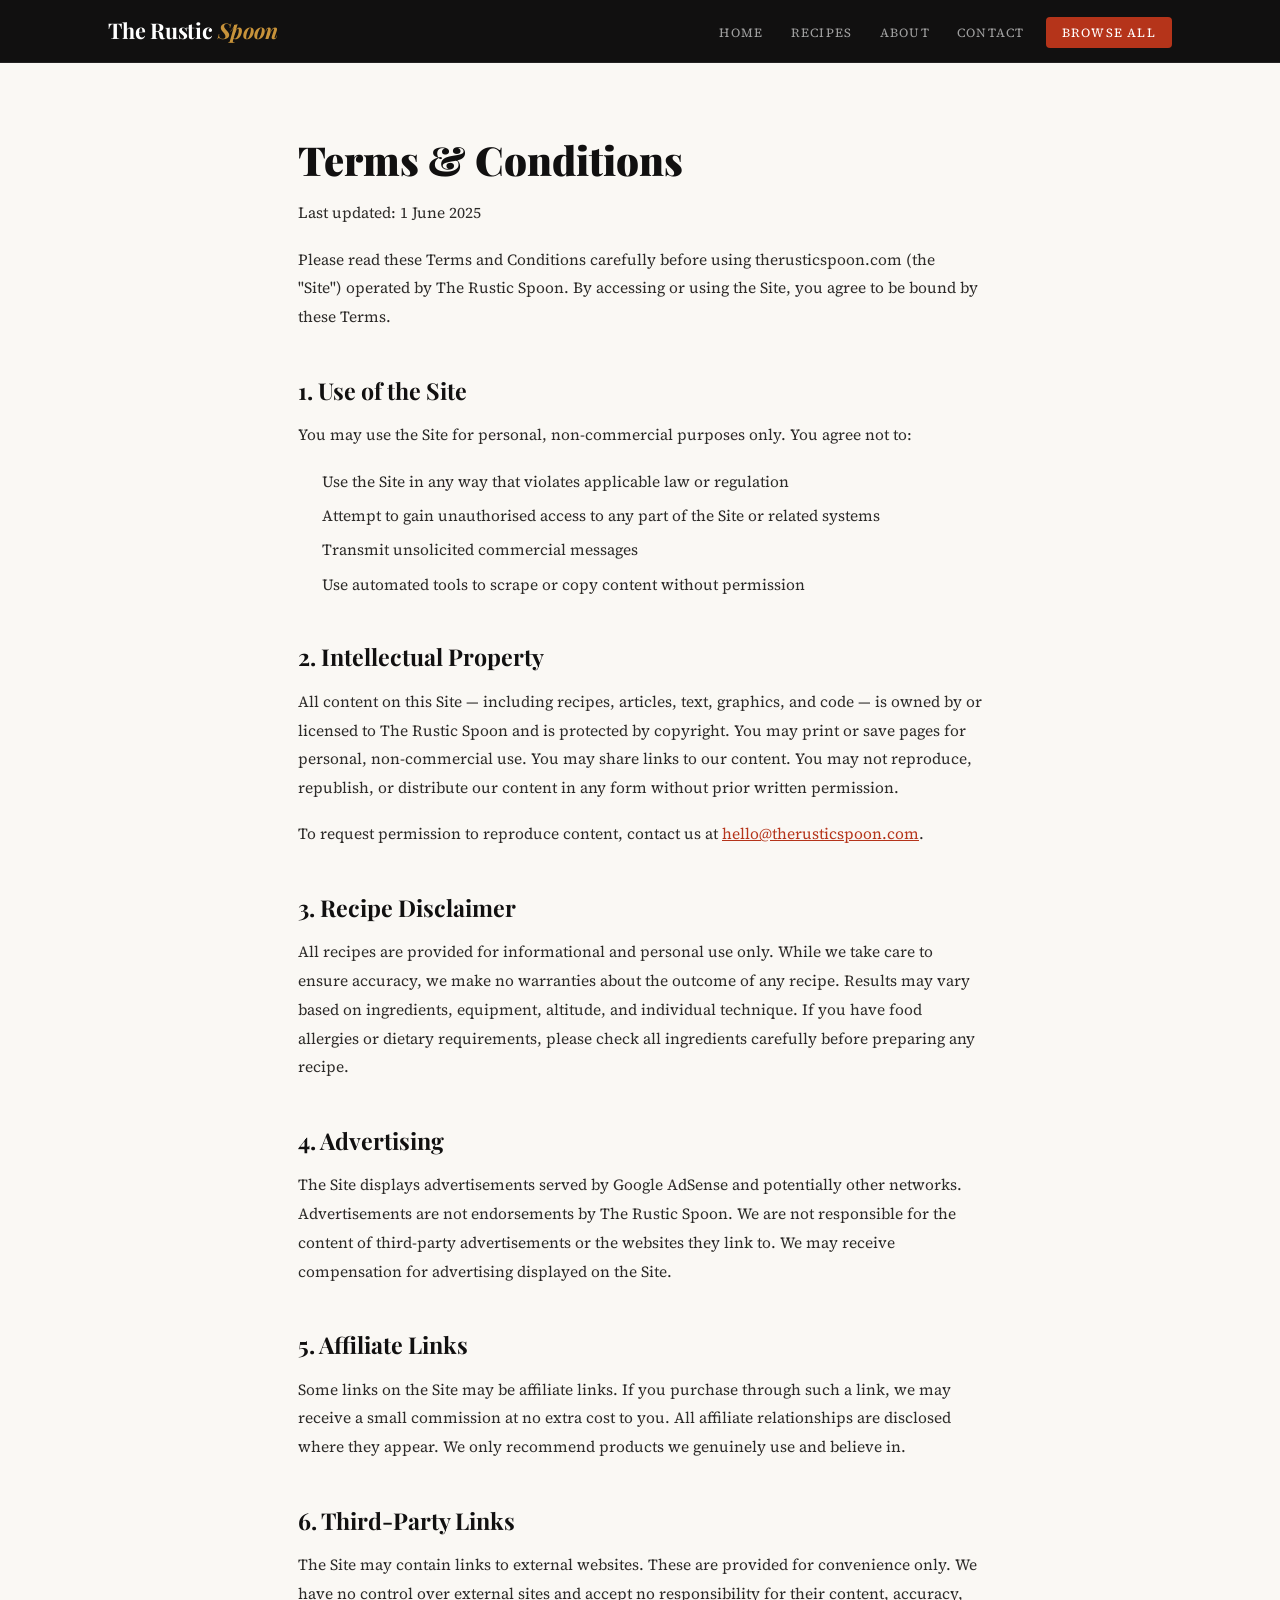
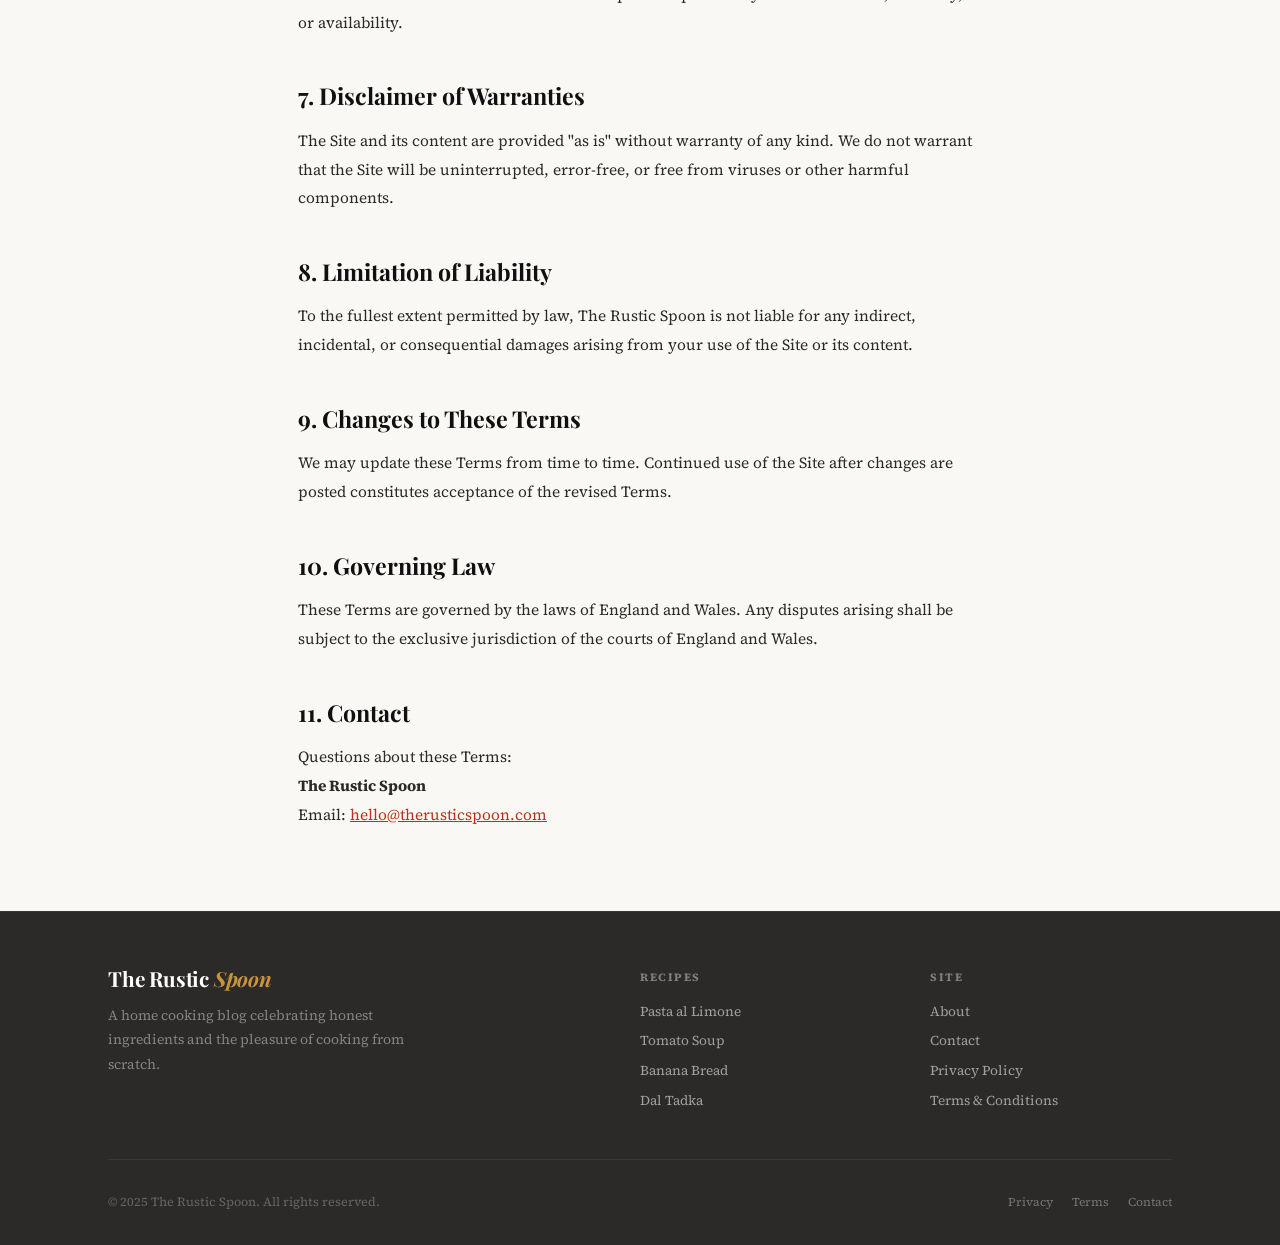
<file: terms/index.html>
<!DOCTYPE html>
<html lang="en">
<head>
  <meta charset="UTF-8" />
  <meta name="viewport" content="width=device-width, initial-scale=1.0" />
  <title>Terms &amp; Conditions — The Rustic Spoon</title>
  <meta name="description" content="Terms and Conditions for using The Rustic Spoon website." />
  <meta name="robots" content="noindex, follow" />
  <link rel="canonical" href="https://therusticspoon.com/terms/" />
  <link rel="icon" href="/favicon.svg" type="image/svg+xml" />
  <link rel="preconnect" href="https://fonts.googleapis.com" />
  <link rel="stylesheet" href="../style.css" />
</head>
<body>

<header class="site-header" role="banner">
  <nav class="nav-wrap" aria-label="Main navigation">
    <a href="../index.html" class="site-logo">The Rustic <em>Spoon</em></a>
    <button class="nav-burger" id="navBurger" aria-label="Toggle navigation" onclick="toggleNav()">
      <span></span><span></span><span></span>
    </button>
    <ul class="nav-links" id="navLinks" role="list">
      <li><a href="../index.html">Home</a></li>
      <li><a href="../blog/index.html">Recipes</a></li>
      <li><a href="../about/index.html">About</a></li>
      <li><a href="../contact/index.html">Contact</a></li>
      <li><a href="../blog/index.html" class="nav-cta">Browse All</a></li>
    </ul>
  </nav>
</header>

<main>
  <div class="legal-wrap">
    <h1 style="font-family:var(--serif);font-size:2.5rem;font-weight:900;color:var(--ink);margin-bottom:.4rem">Terms &amp; Conditions</h1>
    <p class="legal-updated">Last updated: 1 June 2025</p>

    <p>Please read these Terms and Conditions carefully before using therusticspoon.com (the "Site") operated by The Rustic Spoon. By accessing or using the Site, you agree to be bound by these Terms.</p>

    <h2>1. Use of the Site</h2>
    <p>You may use the Site for personal, non-commercial purposes only. You agree not to:</p>
    <ul>
      <li>Use the Site in any way that violates applicable law or regulation</li>
      <li>Attempt to gain unauthorised access to any part of the Site or related systems</li>
      <li>Transmit unsolicited commercial messages</li>
      <li>Use automated tools to scrape or copy content without permission</li>
    </ul>

    <h2>2. Intellectual Property</h2>
    <p>All content on this Site — including recipes, articles, text, graphics, and code — is owned by or licensed to The Rustic Spoon and is protected by copyright. You may print or save pages for personal, non-commercial use. You may share links to our content. You may not reproduce, republish, or distribute our content in any form without prior written permission.</p>
    <p>To request permission to reproduce content, contact us at <a href="mailto:hello@therusticspoon.com">hello@therusticspoon.com</a>.</p>

    <h2>3. Recipe Disclaimer</h2>
    <p>All recipes are provided for informational and personal use only. While we take care to ensure accuracy, we make no warranties about the outcome of any recipe. Results may vary based on ingredients, equipment, altitude, and individual technique. If you have food allergies or dietary requirements, please check all ingredients carefully before preparing any recipe.</p>

    <h2>4. Advertising</h2>
    <p>The Site displays advertisements served by Google AdSense and potentially other networks. Advertisements are not endorsements by The Rustic Spoon. We are not responsible for the content of third-party advertisements or the websites they link to. We may receive compensation for advertising displayed on the Site.</p>

    <h2>5. Affiliate Links</h2>
    <p>Some links on the Site may be affiliate links. If you purchase through such a link, we may receive a small commission at no extra cost to you. All affiliate relationships are disclosed where they appear. We only recommend products we genuinely use and believe in.</p>

    <h2>6. Third-Party Links</h2>
    <p>The Site may contain links to external websites. These are provided for convenience only. We have no control over external sites and accept no responsibility for their content, accuracy, or availability.</p>

    <h2>7. Disclaimer of Warranties</h2>
    <p>The Site and its content are provided "as is" without warranty of any kind. We do not warrant that the Site will be uninterrupted, error-free, or free from viruses or other harmful components.</p>

    <h2>8. Limitation of Liability</h2>
    <p>To the fullest extent permitted by law, The Rustic Spoon is not liable for any indirect, incidental, or consequential damages arising from your use of the Site or its content.</p>

    <h2>9. Changes to These Terms</h2>
    <p>We may update these Terms from time to time. Continued use of the Site after changes are posted constitutes acceptance of the revised Terms.</p>

    <h2>10. Governing Law</h2>
    <p>These Terms are governed by the laws of England and Wales. Any disputes arising shall be subject to the exclusive jurisdiction of the courts of England and Wales.</p>

    <h2>11. Contact</h2>
    <p>Questions about these Terms:<br />
    <strong>The Rustic Spoon</strong><br />
    Email: <a href="mailto:hello@therusticspoon.com">hello@therusticspoon.com</a></p>
  </div>
</main>

<footer class="site-footer" role="contentinfo">
  <div class="footer-inner">
    <div class="footer-grid">
      <div class="footer-brand">
        <a href="../index.html" class="site-logo">The Rustic <em>Spoon</em></a>
        <p>A home cooking blog celebrating honest ingredients and the pleasure of cooking from scratch.</p>
      </div>
      <div class="footer-col">
        <h4>Recipes</h4>
        <a href="../blog/pasta-al-limone.html">Pasta al Limone</a>
        <a href="../blog/roasted-tomato-soup.html">Tomato Soup</a>
        <a href="../blog/brown-butter-banana-bread.html">Banana Bread</a>
        <a href="../blog/dal-tadka.html">Dal Tadka</a>
      </div>
      <div class="footer-col">
        <h4>Site</h4>
        <a href="../about/index.html">About</a>
        <a href="../contact/index.html">Contact</a>
        <a href="../privacy/index.html">Privacy Policy</a>
        <a href="index.html">Terms &amp; Conditions</a>
      </div>
    </div>
    <div class="footer-bottom">
      <p>&copy; 2025 The Rustic Spoon. All rights reserved.</p>
      <nav><a href="../privacy/index.html">Privacy</a><a href="index.html">Terms</a><a href="../contact/index.html">Contact</a></nav>
    </div>
  </div>
</footer>

<script src="../main.js"></script>
</body>
</html>
</file>
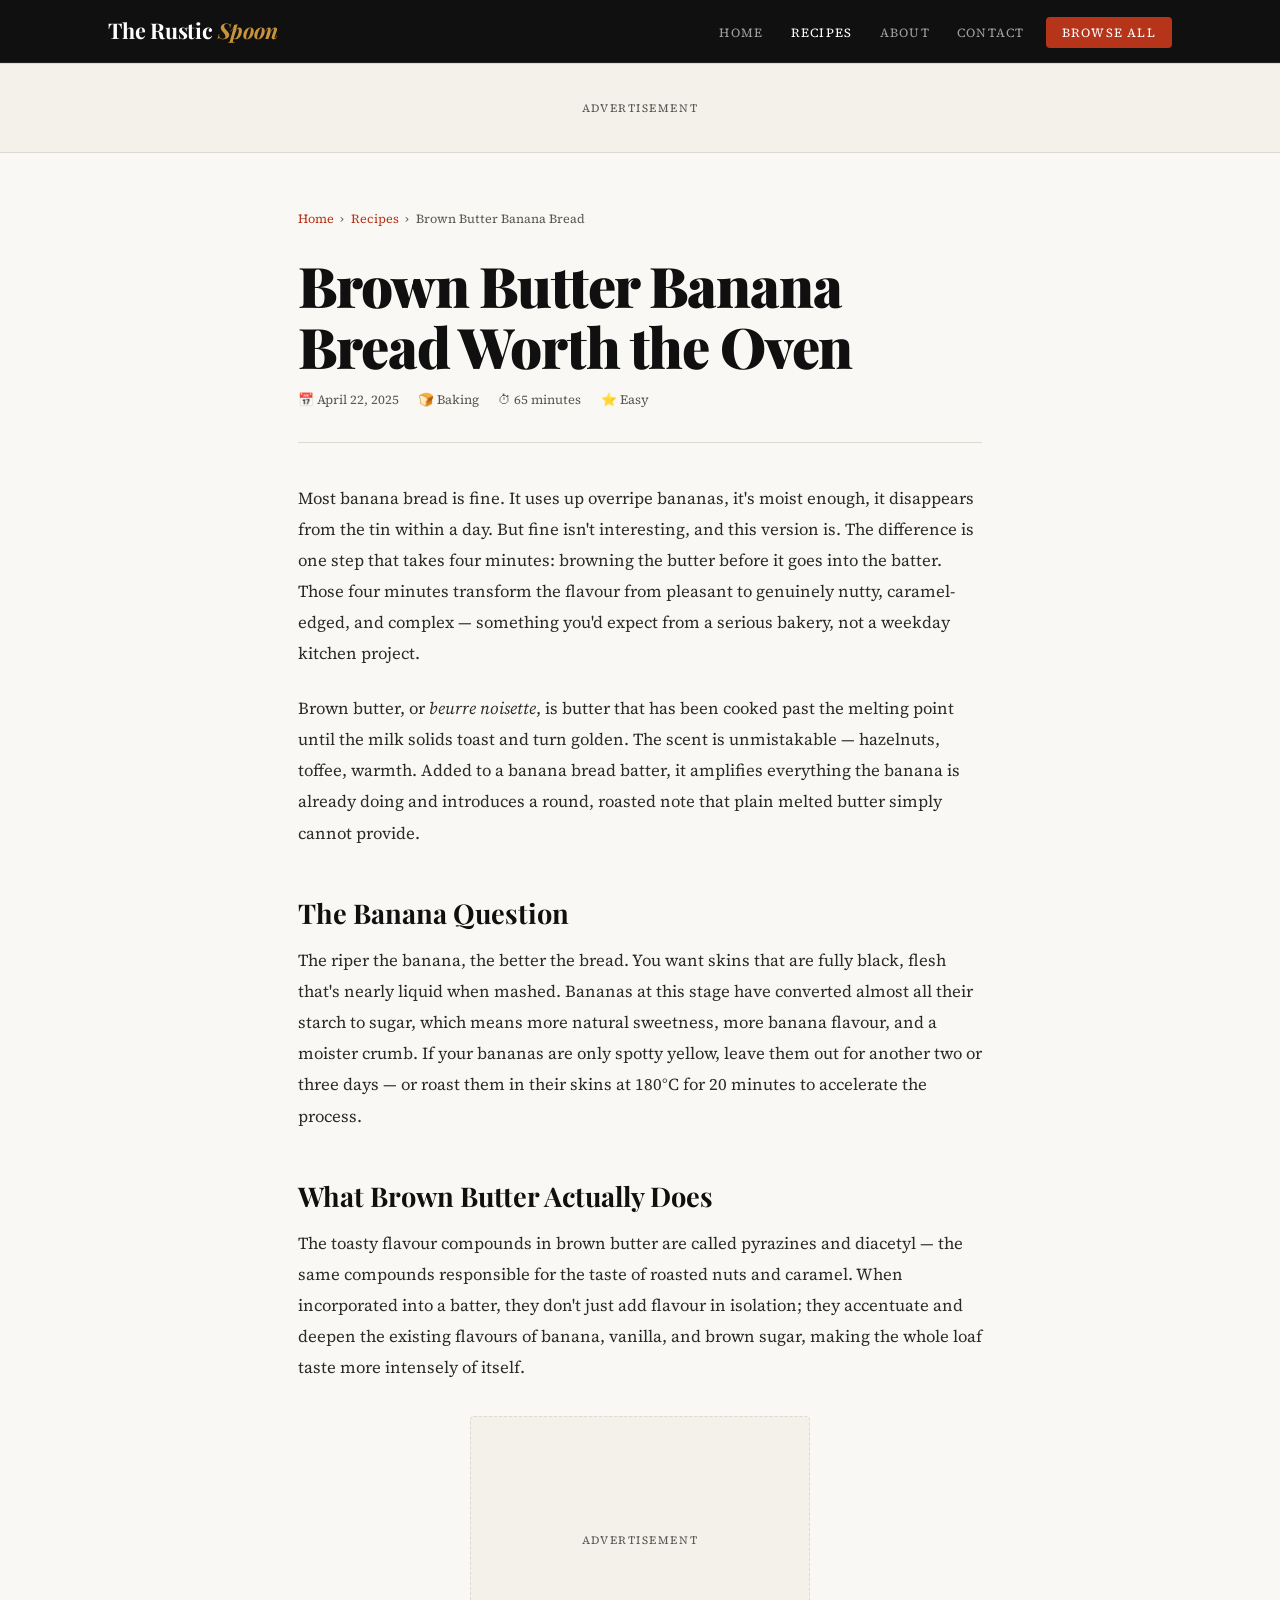
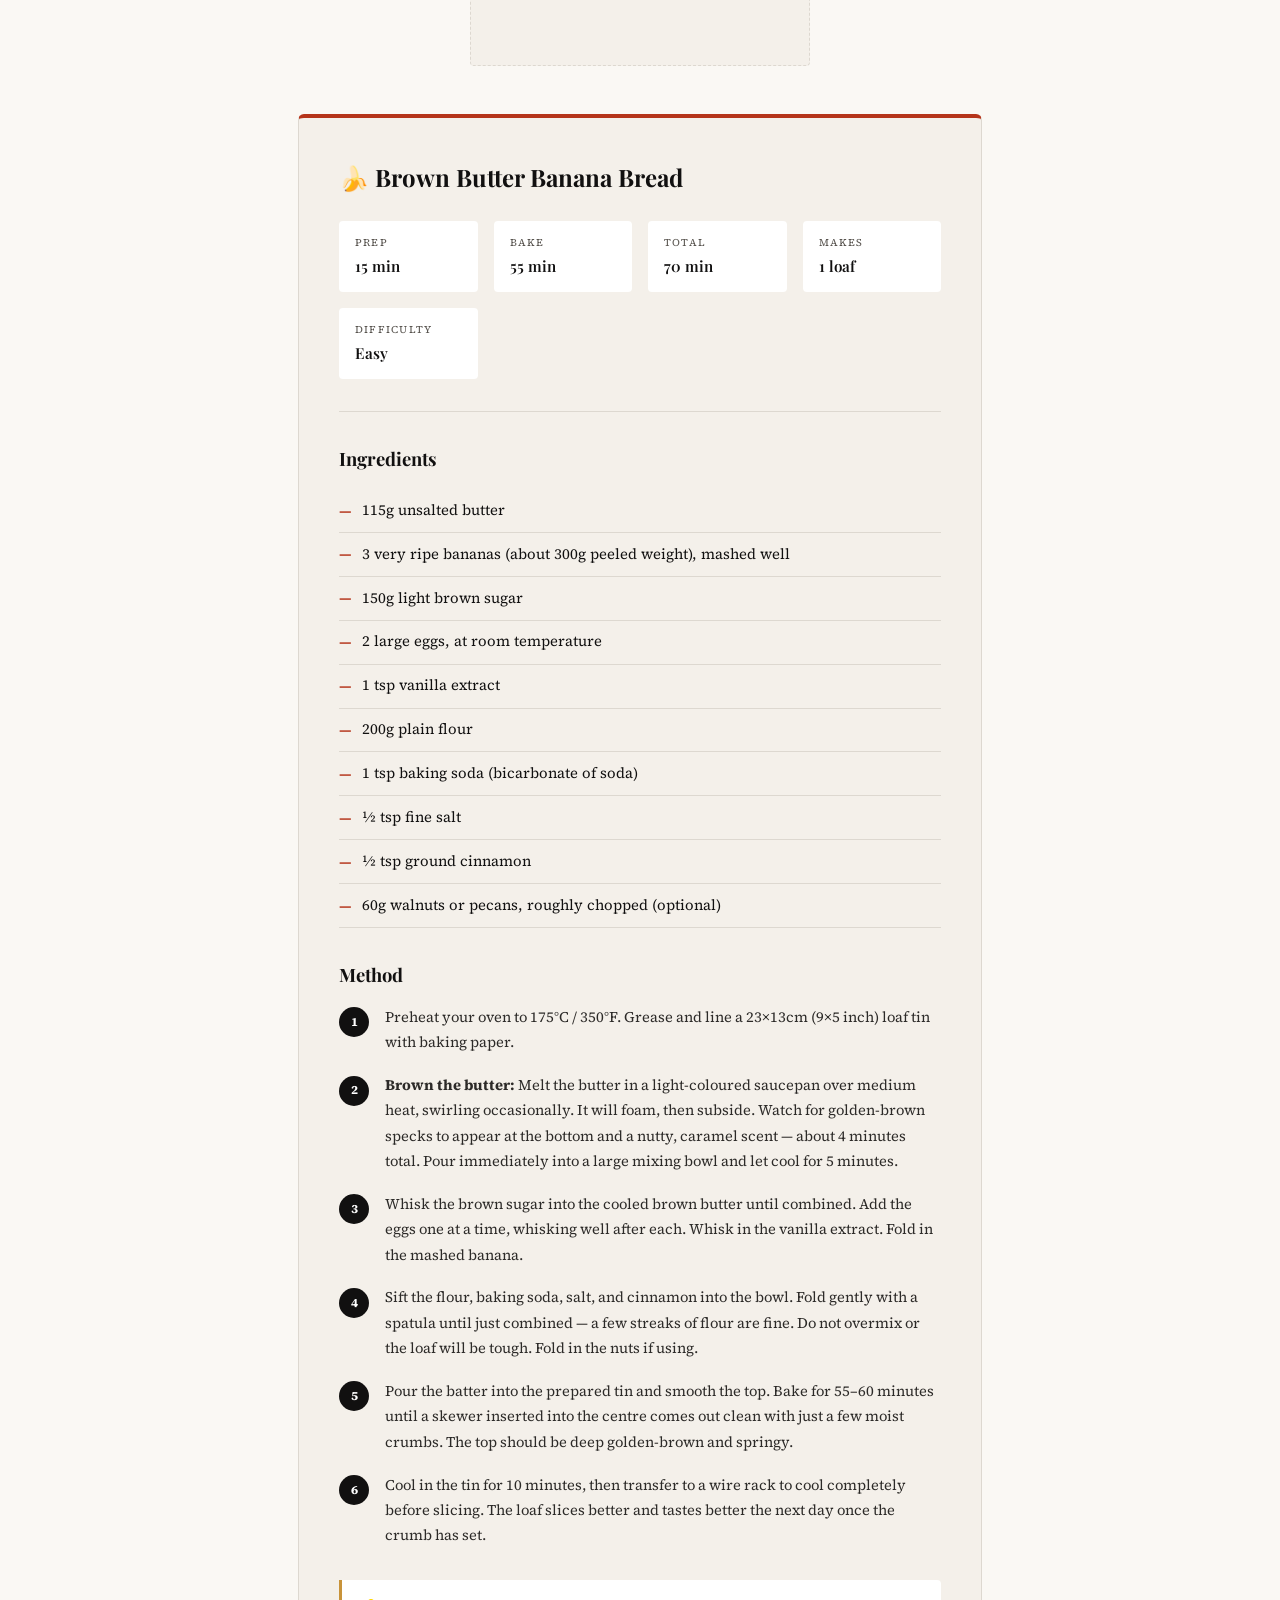
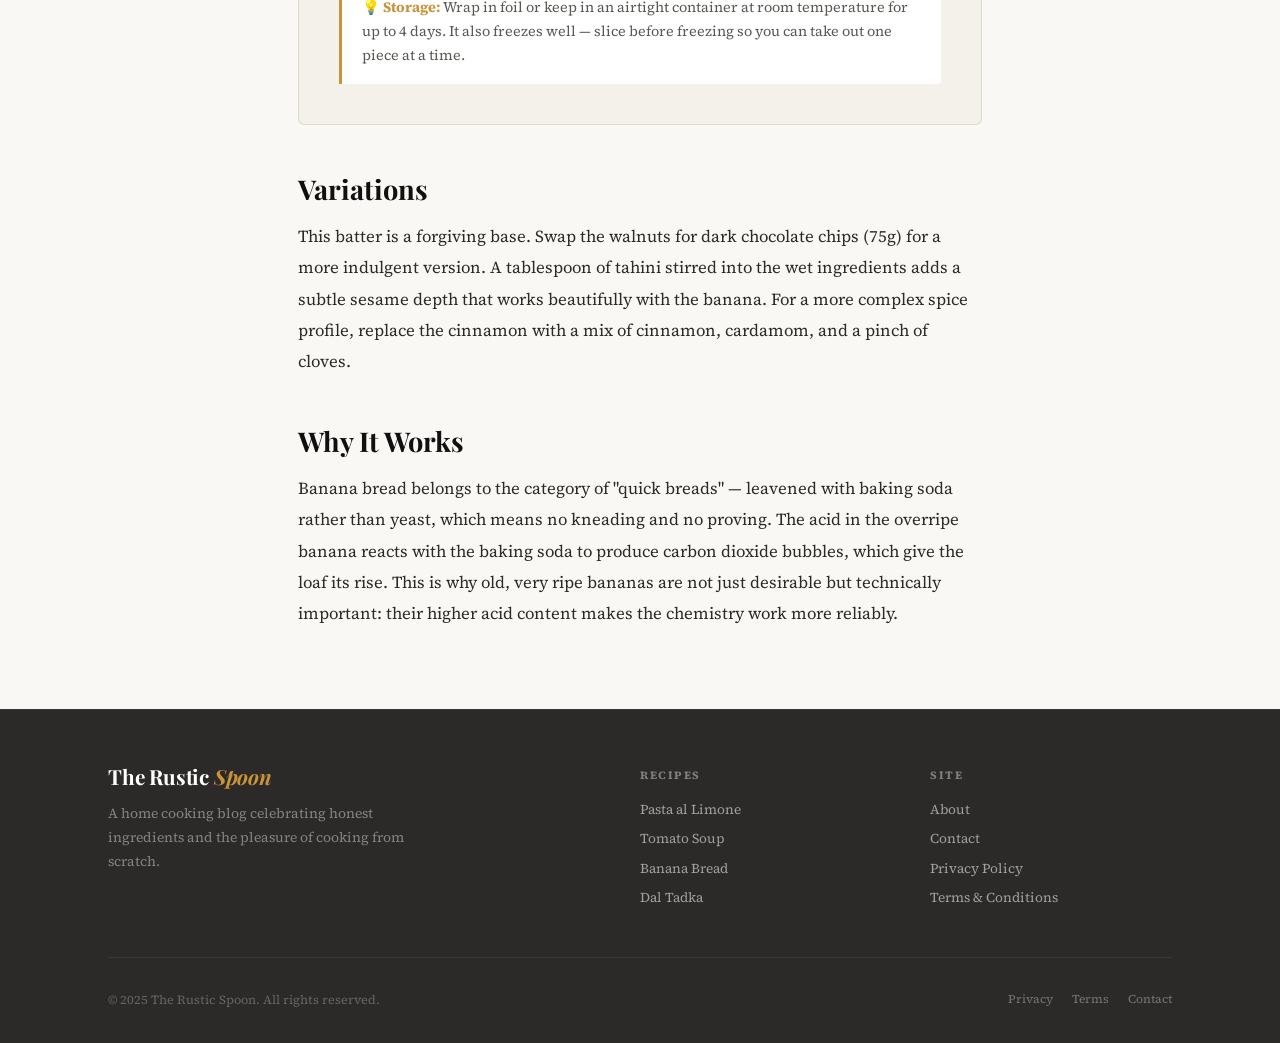
<file: blog/brown-butter-banana-bread.html>
<!DOCTYPE html>
<html lang="en">
<head>
  <meta charset="UTF-8" />
  <meta name="viewport" content="width=device-width, initial-scale=1.0" />
  <title>Brown Butter Banana Bread — The Rustic Spoon</title>
  <meta name="description" content="A brown butter banana bread recipe that outclasses every café version — deeply nutty, moist, and fragrant. One bowl, 65 minutes, one loaf you'll want to make again immediately." />
  <meta property="og:title" content="Brown Butter Banana Bread — The Rustic Spoon" />
  <meta property="og:type" content="article" />
  <link rel="canonical" href="https://therusticspoon.com/blog/brown-butter-banana-bread.html" />
  <link rel="icon" href="/favicon.svg" type="image/svg+xml" />
  <link rel="preconnect" href="https://fonts.googleapis.com" />
  <link rel="stylesheet" href="../style.css" />
  <script type="application/ld+json">
  {
    "@context": "https://schema.org/",
    "@type": "Recipe",
    "name": "Brown Butter Banana Bread",
    "author": { "@type": "Organization", "name": "The Rustic Spoon" },
    "datePublished": "2025-04-22",
    "description": "A moist, nutty banana bread made with brown butter for a deeply fragrant, caramelised flavour.",
    "prepTime": "PT15M",
    "cookTime": "PT55M",
    "totalTime": "PT70M",
    "recipeYield": "1 loaf (10 slices)",
    "recipeCategory": "Baking",
    "keywords": "banana bread, brown butter banana bread, easy baking"
  }
  </script>
</head>
<body>

<header class="site-header" role="banner">
  <nav class="nav-wrap" aria-label="Main navigation">
    <a href="../index.html" class="site-logo">The Rustic <em>Spoon</em></a>
    <button class="nav-burger" id="navBurger" aria-label="Toggle navigation" onclick="toggleNav()">
      <span></span><span></span><span></span>
    </button>
    <ul class="nav-links" id="navLinks" role="list">
      <li><a href="../index.html">Home</a></li>
      <li><a href="index.html" class="active">Recipes</a></li>
      <li><a href="../about/index.html">About</a></li>
      <li><a href="../contact/index.html">Contact</a></li>
      <li><a href="index.html" class="nav-cta">Browse All</a></li>
    </ul>
  </nav>
</header>

<main>
  <div class="ad-slot ad-leaderboard" aria-label="Advertisement"><span>Advertisement</span></div>

  <article class="article-grid">
    <nav class="breadcrumb" aria-label="Breadcrumb">
      <a href="../index.html">Home</a><span>›</span><a href="index.html">Recipes</a><span>›</span><span>Brown Butter Banana Bread</span>
    </nav>

    <header class="article-header">
      <h1>Brown Butter Banana Bread Worth the Oven</h1>
      <div class="article-byline">
        <span>📅 April 22, 2025</span>
        <span>🍞 Baking</span>
        <span>⏱ 65 minutes</span>
        <span>⭐ Easy</span>
      </div>
    </header>

    <div class="article-body">
      <p>Most banana bread is fine. It uses up overripe bananas, it's moist enough, it disappears from the tin within a day. But fine isn't interesting, and this version is. The difference is one step that takes four minutes: browning the butter before it goes into the batter. Those four minutes transform the flavour from pleasant to genuinely nutty, caramel-edged, and complex — something you'd expect from a serious bakery, not a weekday kitchen project.</p>

      <p>Brown butter, or <em>beurre noisette</em>, is butter that has been cooked past the melting point until the milk solids toast and turn golden. The scent is unmistakable — hazelnuts, toffee, warmth. Added to a banana bread batter, it amplifies everything the banana is already doing and introduces a round, roasted note that plain melted butter simply cannot provide.</p>

      <h2>The Banana Question</h2>
      <p>The riper the banana, the better the bread. You want skins that are fully black, flesh that's nearly liquid when mashed. Bananas at this stage have converted almost all their starch to sugar, which means more natural sweetness, more banana flavour, and a moister crumb. If your bananas are only spotty yellow, leave them out for another two or three days — or roast them in their skins at 180°C for 20 minutes to accelerate the process.</p>

      <h2>What Brown Butter Actually Does</h2>
      <p>The toasty flavour compounds in brown butter are called pyrazines and diacetyl — the same compounds responsible for the taste of roasted nuts and caramel. When incorporated into a batter, they don't just add flavour in isolation; they accentuate and deepen the existing flavours of banana, vanilla, and brown sugar, making the whole loaf taste more intensely of itself.</p>
    </div>

    <div class="ad-slot ad-rectangle" aria-label="Advertisement" style="margin:2rem auto"><span>Advertisement</span></div>

    <div class="recipe-box" id="recipe">
      <div class="recipe-box-title">🍌 Brown Butter Banana Bread</div>
      <div class="recipe-stats">
        <div class="rs"><div class="rs-label">Prep</div><div class="rs-value">15 min</div></div>
        <div class="rs"><div class="rs-label">Bake</div><div class="rs-value">55 min</div></div>
        <div class="rs"><div class="rs-label">Total</div><div class="rs-value">70 min</div></div>
        <div class="rs"><div class="rs-label">Makes</div><div class="rs-value">1 loaf</div></div>
        <div class="rs"><div class="rs-label">Difficulty</div><div class="rs-value">Easy</div></div>
      </div>

      <h3>Ingredients</h3>
      <ul class="ing-list">
        <li>115g unsalted butter</li>
        <li>3 very ripe bananas (about 300g peeled weight), mashed well</li>
        <li>150g light brown sugar</li>
        <li>2 large eggs, at room temperature</li>
        <li>1 tsp vanilla extract</li>
        <li>200g plain flour</li>
        <li>1 tsp baking soda (bicarbonate of soda)</li>
        <li>½ tsp fine salt</li>
        <li>½ tsp ground cinnamon</li>
        <li>60g walnuts or pecans, roughly chopped (optional)</li>
      </ul>

      <h3>Method</h3>
      <ol class="step-list">
        <li>
          <div class="step-n">1</div>
          <div class="step-t">Preheat your oven to 175°C / 350°F. Grease and line a 23×13cm (9×5 inch) loaf tin with baking paper.</div>
        </li>
        <li>
          <div class="step-n">2</div>
          <div class="step-t"><strong>Brown the butter:</strong> Melt the butter in a light-coloured saucepan over medium heat, swirling occasionally. It will foam, then subside. Watch for golden-brown specks to appear at the bottom and a nutty, caramel scent — about 4 minutes total. Pour immediately into a large mixing bowl and let cool for 5 minutes.</div>
        </li>
        <li>
          <div class="step-n">3</div>
          <div class="step-t">Whisk the brown sugar into the cooled brown butter until combined. Add the eggs one at a time, whisking well after each. Whisk in the vanilla extract. Fold in the mashed banana.</div>
        </li>
        <li>
          <div class="step-n">4</div>
          <div class="step-t">Sift the flour, baking soda, salt, and cinnamon into the bowl. Fold gently with a spatula until just combined — a few streaks of flour are fine. Do not overmix or the loaf will be tough. Fold in the nuts if using.</div>
        </li>
        <li>
          <div class="step-n">5</div>
          <div class="step-t">Pour the batter into the prepared tin and smooth the top. Bake for 55–60 minutes until a skewer inserted into the centre comes out clean with just a few moist crumbs. The top should be deep golden-brown and springy.</div>
        </li>
        <li>
          <div class="step-n">6</div>
          <div class="step-t">Cool in the tin for 10 minutes, then transfer to a wire rack to cool completely before slicing. The loaf slices better and tastes better the next day once the crumb has set.</div>
        </li>
      </ol>

      <div class="recipe-note">
        <strong>💡 Storage:</strong> Wrap in foil or keep in an airtight container at room temperature for up to 4 days. It also freezes well — slice before freezing so you can take out one piece at a time.
      </div>
    </div>

    <div class="article-body">
      <h2>Variations</h2>
      <p>This batter is a forgiving base. Swap the walnuts for dark chocolate chips (75g) for a more indulgent version. A tablespoon of tahini stirred into the wet ingredients adds a subtle sesame depth that works beautifully with the banana. For a more complex spice profile, replace the cinnamon with a mix of cinnamon, cardamom, and a pinch of cloves.</p>

      <h2>Why It Works</h2>
      <p>Banana bread belongs to the category of "quick breads" — leavened with baking soda rather than yeast, which means no kneading and no proving. The acid in the overripe banana reacts with the baking soda to produce carbon dioxide bubbles, which give the loaf its rise. This is why old, very ripe bananas are not just desirable but technically important: their higher acid content makes the chemistry work more reliably.</p>
    </div>
  </article>
</main>

<footer class="site-footer" role="contentinfo">
  <div class="footer-inner">
    <div class="footer-grid">
      <div class="footer-brand">
        <a href="../index.html" class="site-logo">The Rustic <em>Spoon</em></a>
        <p>A home cooking blog celebrating honest ingredients and the pleasure of cooking from scratch.</p>
      </div>
      <div class="footer-col">
        <h4>Recipes</h4>
        <a href="pasta-al-limone.html">Pasta al Limone</a>
        <a href="roasted-tomato-soup.html">Tomato Soup</a>
        <a href="brown-butter-banana-bread.html">Banana Bread</a>
        <a href="dal-tadka.html">Dal Tadka</a>
      </div>
      <div class="footer-col">
        <h4>Site</h4>
        <a href="../about/index.html">About</a>
        <a href="../contact/index.html">Contact</a>
        <a href="../privacy/index.html">Privacy Policy</a>
        <a href="../terms/index.html">Terms &amp; Conditions</a>
      </div>
    </div>
    <div class="footer-bottom">
      <p>&copy; 2025 The Rustic Spoon. All rights reserved.</p>
      <nav><a href="../privacy/index.html">Privacy</a><a href="../terms/index.html">Terms</a><a href="../contact/index.html">Contact</a></nav>
    </div>
  </div>
</footer>

<script src="../main.js"></script>
</body>
</html>
</file>
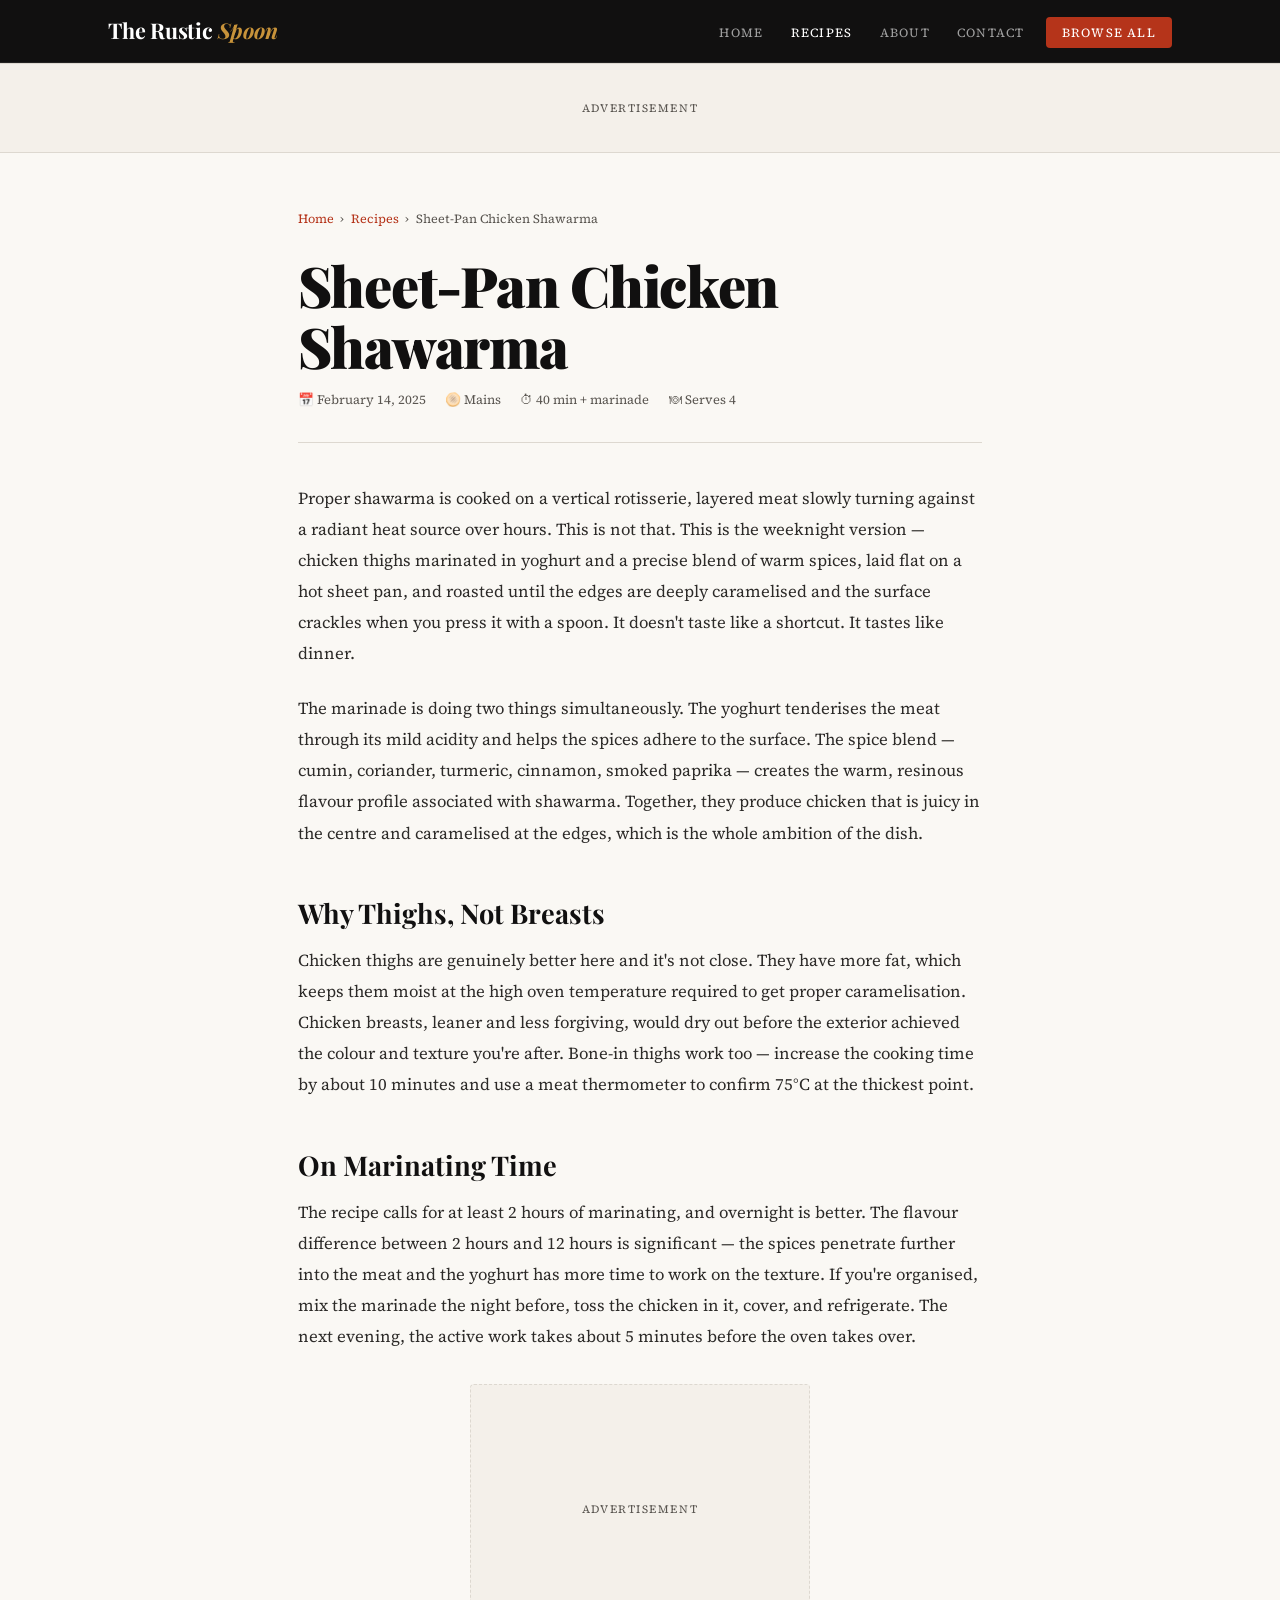
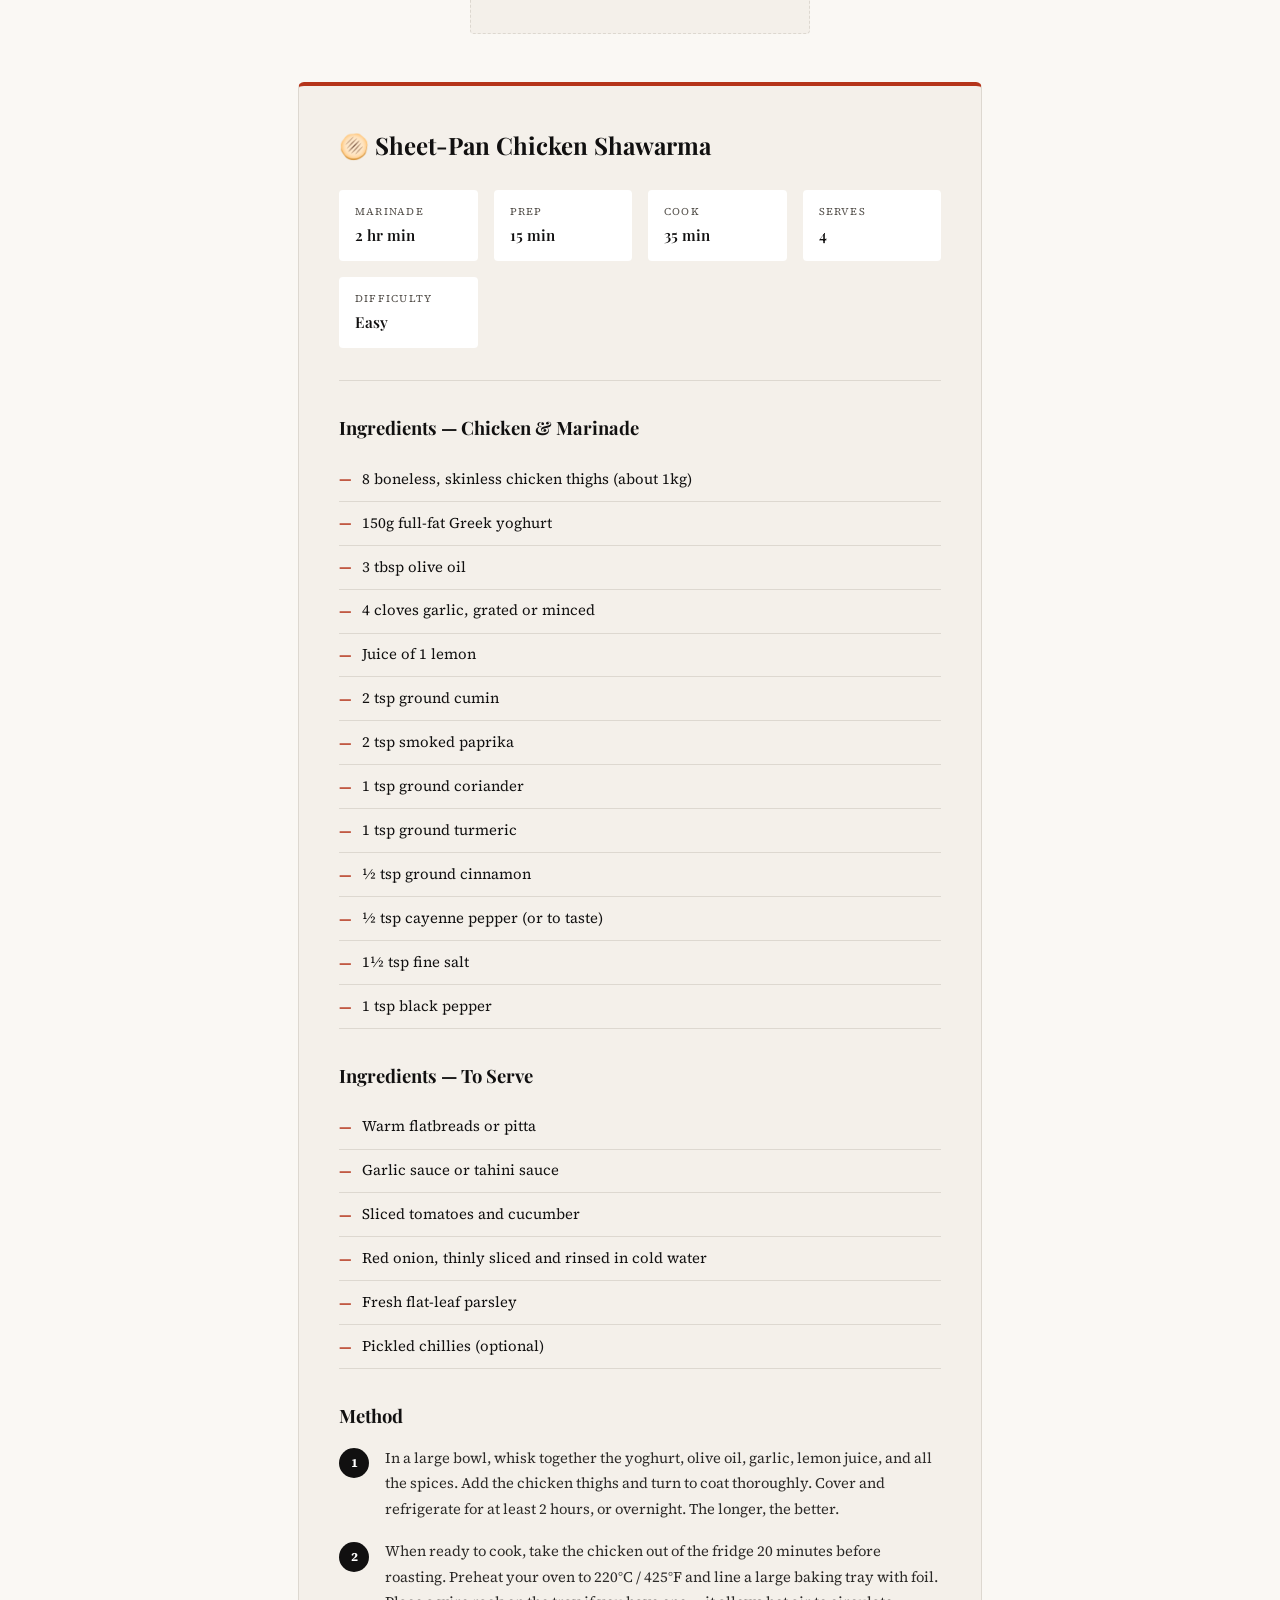
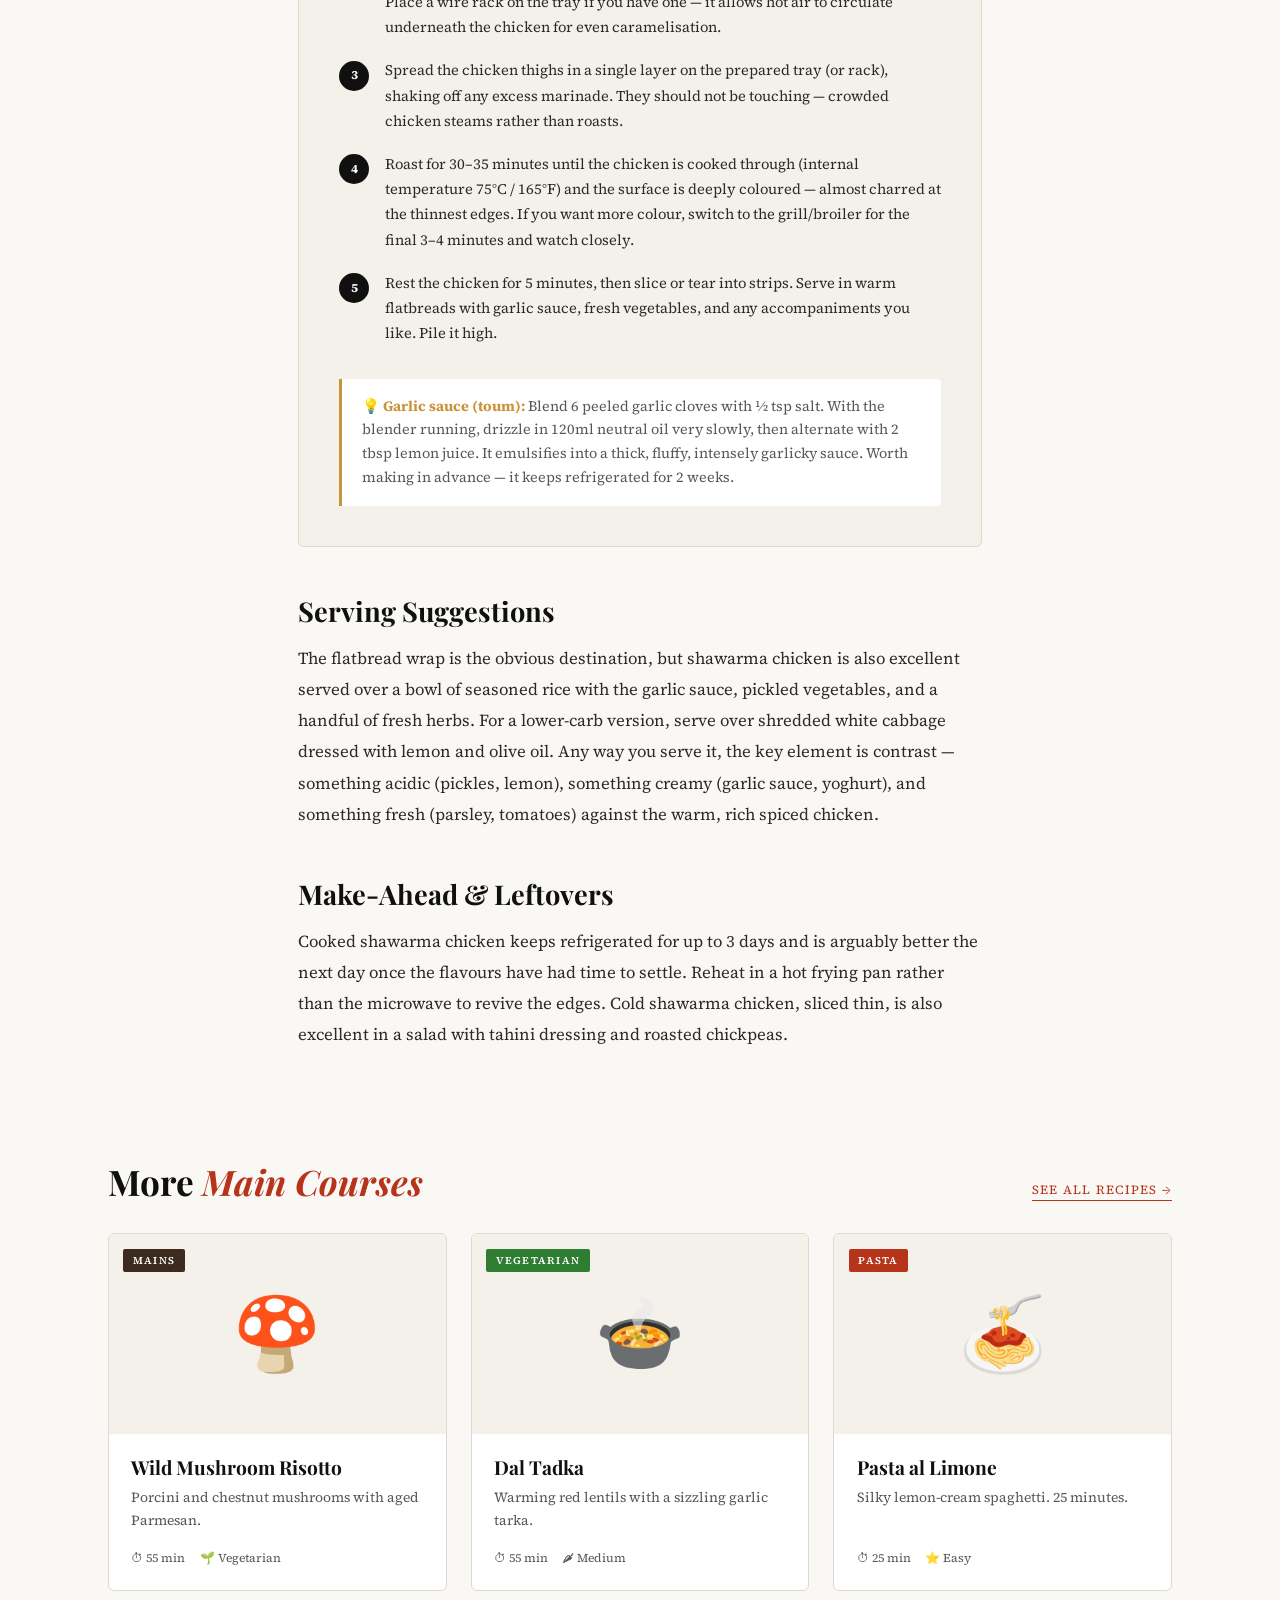
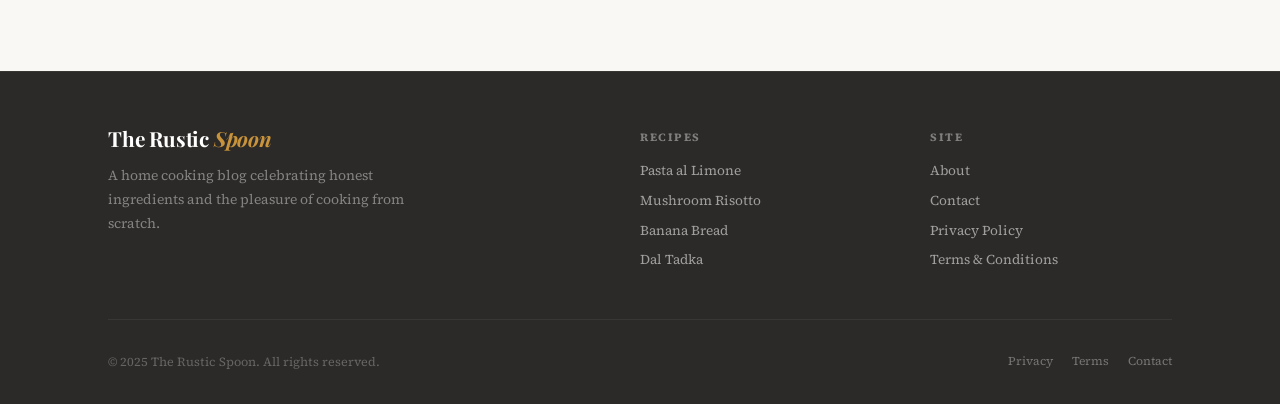
<file: blog/chicken-shawarma.html>
<!DOCTYPE html>
<html lang="en">
<head>
  <meta charset="UTF-8" />
  <meta name="viewport" content="width=device-width, initial-scale=1.0" />
  <title>Sheet-Pan Chicken Shawarma — The Rustic Spoon</title>
  <meta name="description" content="Sheet-pan chicken shawarma with a yoghurt marinade and warm spices — all the flavour of the kebab shop, made at home in under an hour." />
  <meta property="og:title" content="Sheet-Pan Chicken Shawarma — The Rustic Spoon" />
  <meta property="og:type" content="article" />
  <link rel="canonical" href="https://therusticspoon.com/blog/chicken-shawarma.html" />
  <link rel="icon" href="/favicon.svg" type="image/svg+xml" />
  <link rel="preconnect" href="https://fonts.googleapis.com" />
  <link rel="stylesheet" href="../style.css" />
  <script type="application/ld+json">
  {
    "@context": "https://schema.org/",
    "@type": "Recipe",
    "name": "Sheet-Pan Chicken Shawarma",
    "author": { "@type": "Organization", "name": "The Rustic Spoon" },
    "datePublished": "2025-02-14",
    "description": "Yoghurt-marinated chicken thighs with warm shawarma spices, roasted on a sheet pan until caramelised.",
    "prepTime": "PT15M",
    "cookTime": "PT35M",
    "totalTime": "PT50M",
    "recipeYield": "4 servings",
    "recipeCategory": "Main Course",
    "recipeCuisine": "Middle Eastern",
    "keywords": "chicken shawarma, sheet pan chicken, easy chicken dinner, middle eastern chicken"
  }
  </script>
</head>
<body>

<header class="site-header" role="banner">
  <nav class="nav-wrap" aria-label="Main navigation">
    <a href="../index.html" class="site-logo">The Rustic <em>Spoon</em></a>
    <button class="nav-burger" id="navBurger" aria-label="Toggle navigation" onclick="toggleNav()">
      <span></span><span></span><span></span>
    </button>
    <ul class="nav-links" id="navLinks" role="list">
      <li><a href="../index.html">Home</a></li>
      <li><a href="index.html" class="active">Recipes</a></li>
      <li><a href="../about/index.html">About</a></li>
      <li><a href="../contact/index.html">Contact</a></li>
      <li><a href="index.html" class="nav-cta">Browse All</a></li>
    </ul>
  </nav>
</header>

<main>
  <div class="ad-slot ad-leaderboard" aria-label="Advertisement"><span>Advertisement</span></div>

  <article class="article-grid">
    <nav class="breadcrumb" aria-label="Breadcrumb">
      <a href="../index.html">Home</a><span>›</span><a href="index.html">Recipes</a><span>›</span><span>Sheet-Pan Chicken Shawarma</span>
    </nav>

    <header class="article-header">
      <h1>Sheet-Pan Chicken Shawarma</h1>
      <div class="article-byline">
        <span>📅 February 14, 2025</span>
        <span>🫓 Mains</span>
        <span>⏱ 40 min + marinade</span>
        <span>🍽 Serves 4</span>
      </div>
    </header>

    <div class="article-body">
      <p>Proper shawarma is cooked on a vertical rotisserie, layered meat slowly turning against a radiant heat source over hours. This is not that. This is the weeknight version — chicken thighs marinated in yoghurt and a precise blend of warm spices, laid flat on a hot sheet pan, and roasted until the edges are deeply caramelised and the surface crackles when you press it with a spoon. It doesn't taste like a shortcut. It tastes like dinner.</p>

      <p>The marinade is doing two things simultaneously. The yoghurt tenderises the meat through its mild acidity and helps the spices adhere to the surface. The spice blend — cumin, coriander, turmeric, cinnamon, smoked paprika — creates the warm, resinous flavour profile associated with shawarma. Together, they produce chicken that is juicy in the centre and caramelised at the edges, which is the whole ambition of the dish.</p>

      <h2>Why Thighs, Not Breasts</h2>
      <p>Chicken thighs are genuinely better here and it's not close. They have more fat, which keeps them moist at the high oven temperature required to get proper caramelisation. Chicken breasts, leaner and less forgiving, would dry out before the exterior achieved the colour and texture you're after. Bone-in thighs work too — increase the cooking time by about 10 minutes and use a meat thermometer to confirm 75°C at the thickest point.</p>

      <h2>On Marinating Time</h2>
      <p>The recipe calls for at least 2 hours of marinating, and overnight is better. The flavour difference between 2 hours and 12 hours is significant — the spices penetrate further into the meat and the yoghurt has more time to work on the texture. If you're organised, mix the marinade the night before, toss the chicken in it, cover, and refrigerate. The next evening, the active work takes about 5 minutes before the oven takes over.</p>
    </div>

    <div class="ad-slot ad-rectangle" aria-label="Advertisement" style="margin:2rem auto"><span>Advertisement</span></div>

    <div class="recipe-box" id="recipe">
      <div class="recipe-box-title">🫓 Sheet-Pan Chicken Shawarma</div>
      <div class="recipe-stats">
        <div class="rs"><div class="rs-label">Marinade</div><div class="rs-value">2 hr min</div></div>
        <div class="rs"><div class="rs-label">Prep</div><div class="rs-value">15 min</div></div>
        <div class="rs"><div class="rs-label">Cook</div><div class="rs-value">35 min</div></div>
        <div class="rs"><div class="rs-label">Serves</div><div class="rs-value">4</div></div>
        <div class="rs"><div class="rs-label">Difficulty</div><div class="rs-value">Easy</div></div>
      </div>

      <h3>Ingredients — Chicken &amp; Marinade</h3>
      <ul class="ing-list">
        <li>8 boneless, skinless chicken thighs (about 1kg)</li>
        <li>150g full-fat Greek yoghurt</li>
        <li>3 tbsp olive oil</li>
        <li>4 cloves garlic, grated or minced</li>
        <li>Juice of 1 lemon</li>
        <li>2 tsp ground cumin</li>
        <li>2 tsp smoked paprika</li>
        <li>1 tsp ground coriander</li>
        <li>1 tsp ground turmeric</li>
        <li>½ tsp ground cinnamon</li>
        <li>½ tsp cayenne pepper (or to taste)</li>
        <li>1½ tsp fine salt</li>
        <li>1 tsp black pepper</li>
      </ul>

      <h3>Ingredients — To Serve</h3>
      <ul class="ing-list">
        <li>Warm flatbreads or pitta</li>
        <li>Garlic sauce or tahini sauce</li>
        <li>Sliced tomatoes and cucumber</li>
        <li>Red onion, thinly sliced and rinsed in cold water</li>
        <li>Fresh flat-leaf parsley</li>
        <li>Pickled chillies (optional)</li>
      </ul>

      <h3>Method</h3>
      <ol class="step-list">
        <li>
          <div class="step-n">1</div>
          <div class="step-t">In a large bowl, whisk together the yoghurt, olive oil, garlic, lemon juice, and all the spices. Add the chicken thighs and turn to coat thoroughly. Cover and refrigerate for at least 2 hours, or overnight. The longer, the better.</div>
        </li>
        <li>
          <div class="step-n">2</div>
          <div class="step-t">When ready to cook, take the chicken out of the fridge 20 minutes before roasting. Preheat your oven to 220°C / 425°F and line a large baking tray with foil. Place a wire rack on the tray if you have one — it allows hot air to circulate underneath the chicken for even caramelisation.</div>
        </li>
        <li>
          <div class="step-n">3</div>
          <div class="step-t">Spread the chicken thighs in a single layer on the prepared tray (or rack), shaking off any excess marinade. They should not be touching — crowded chicken steams rather than roasts.</div>
        </li>
        <li>
          <div class="step-n">4</div>
          <div class="step-t">Roast for 30–35 minutes until the chicken is cooked through (internal temperature 75°C / 165°F) and the surface is deeply coloured — almost charred at the thinnest edges. If you want more colour, switch to the grill/broiler for the final 3–4 minutes and watch closely.</div>
        </li>
        <li>
          <div class="step-n">5</div>
          <div class="step-t">Rest the chicken for 5 minutes, then slice or tear into strips. Serve in warm flatbreads with garlic sauce, fresh vegetables, and any accompaniments you like. Pile it high.</div>
        </li>
      </ol>

      <div class="recipe-note">
        <strong>💡 Garlic sauce (toum):</strong> Blend 6 peeled garlic cloves with ½ tsp salt. With the blender running, drizzle in 120ml neutral oil very slowly, then alternate with 2 tbsp lemon juice. It emulsifies into a thick, fluffy, intensely garlicky sauce. Worth making in advance — it keeps refrigerated for 2 weeks.
      </div>
    </div>

    <div class="article-body">
      <h2>Serving Suggestions</h2>
      <p>The flatbread wrap is the obvious destination, but shawarma chicken is also excellent served over a bowl of seasoned rice with the garlic sauce, pickled vegetables, and a handful of fresh herbs. For a lower-carb version, serve over shredded white cabbage dressed with lemon and olive oil. Any way you serve it, the key element is contrast — something acidic (pickles, lemon), something creamy (garlic sauce, yoghurt), and something fresh (parsley, tomatoes) against the warm, rich spiced chicken.</p>

      <h2>Make-Ahead &amp; Leftovers</h2>
      <p>Cooked shawarma chicken keeps refrigerated for up to 3 days and is arguably better the next day once the flavours have had time to settle. Reheat in a hot frying pan rather than the microwave to revive the edges. Cold shawarma chicken, sliced thin, is also excellent in a salad with tahini dressing and roasted chickpeas.</p>
    </div>
  </article>

  <section style="padding:2rem 0 5rem" aria-labelledby="related-heading">
    <div class="wrap">
      <div class="sec-head">
        <h2 id="related-heading">More <em>Main Courses</em></h2>
        <a href="index.html">See all recipes →</a>
      </div>
      <div class="recipe-grid">
        <article class="recipe-card">
          <a href="mushroom-risotto.html"><div class="rc-thumb"><span>🍄</span><span class="rc-cat" style="background:#3d2b1f">Mains</span></div></a>
          <div class="rc-body"><h3><a href="mushroom-risotto.html">Wild Mushroom Risotto</a></h3><p>Porcini and chestnut mushrooms with aged Parmesan.</p><div class="rc-meta"><span>⏱ 55 min</span><span>🌱 Vegetarian</span></div></div>
        </article>
        <article class="recipe-card">
          <a href="dal-tadka.html"><div class="rc-thumb"><span>🍲</span><span class="rc-cat" style="background:#2e7d32">Vegetarian</span></div></a>
          <div class="rc-body"><h3><a href="dal-tadka.html">Dal Tadka</a></h3><p>Warming red lentils with a sizzling garlic tarka.</p><div class="rc-meta"><span>⏱ 55 min</span><span>🌶 Medium</span></div></div>
        </article>
        <article class="recipe-card">
          <a href="pasta-al-limone.html"><div class="rc-thumb"><span>🍝</span><span class="rc-cat" style="background:#b5341a">Pasta</span></div></a>
          <div class="rc-body"><h3><a href="pasta-al-limone.html">Pasta al Limone</a></h3><p>Silky lemon-cream spaghetti. 25 minutes.</p><div class="rc-meta"><span>⏱ 25 min</span><span>⭐ Easy</span></div></div>
        </article>
      </div>
    </div>
  </section>
</main>

<footer class="site-footer" role="contentinfo">
  <div class="footer-inner">
    <div class="footer-grid">
      <div class="footer-brand">
        <a href="../index.html" class="site-logo">The Rustic <em>Spoon</em></a>
        <p>A home cooking blog celebrating honest ingredients and the pleasure of cooking from scratch.</p>
      </div>
      <div class="footer-col">
        <h4>Recipes</h4>
        <a href="pasta-al-limone.html">Pasta al Limone</a>
        <a href="mushroom-risotto.html">Mushroom Risotto</a>
        <a href="brown-butter-banana-bread.html">Banana Bread</a>
        <a href="dal-tadka.html">Dal Tadka</a>
      </div>
      <div class="footer-col">
        <h4>Site</h4>
        <a href="../about/index.html">About</a>
        <a href="../contact/index.html">Contact</a>
        <a href="../privacy/index.html">Privacy Policy</a>
        <a href="../terms/index.html">Terms &amp; Conditions</a>
      </div>
    </div>
    <div class="footer-bottom">
      <p>&copy; 2025 The Rustic Spoon. All rights reserved.</p>
      <nav><a href="../privacy/index.html">Privacy</a><a href="../terms/index.html">Terms</a><a href="../contact/index.html">Contact</a></nav>
    </div>
  </div>
</footer>

<script src="../main.js"></script>
</body>
</html>
</file>
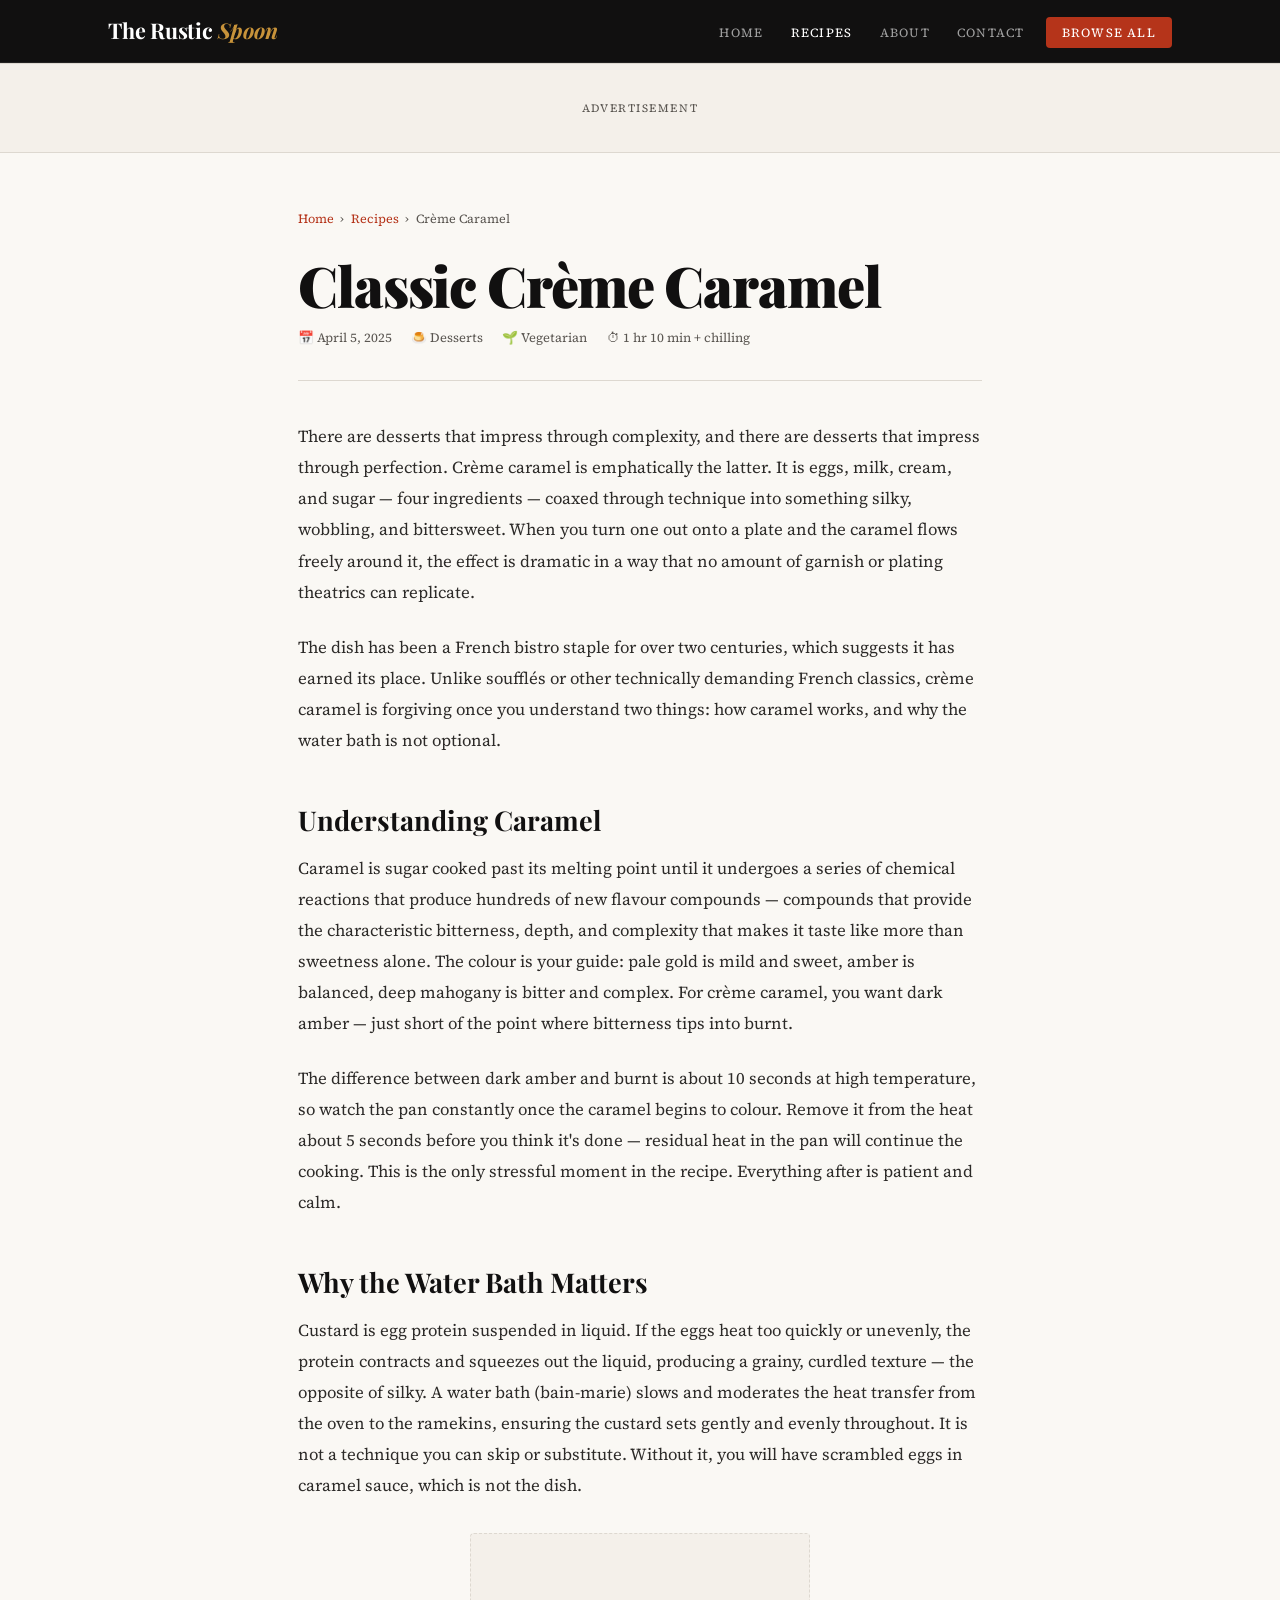
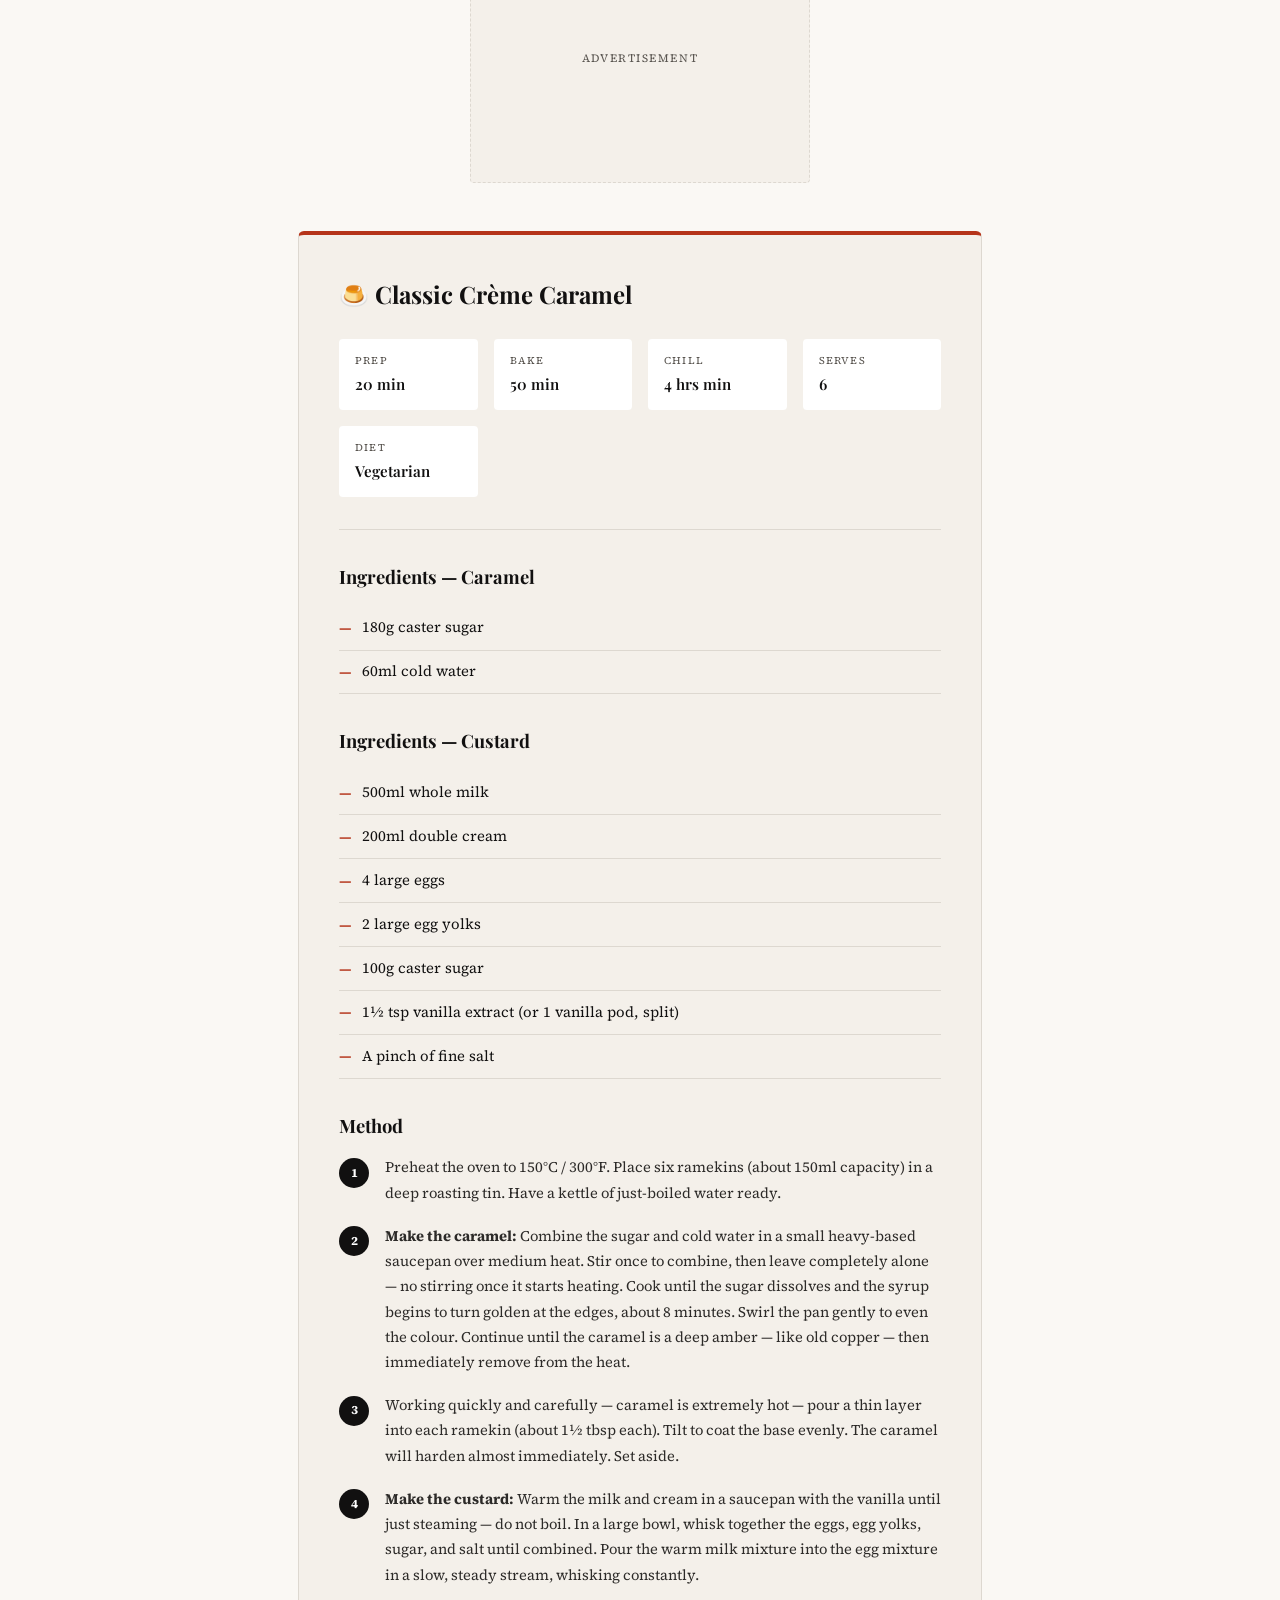
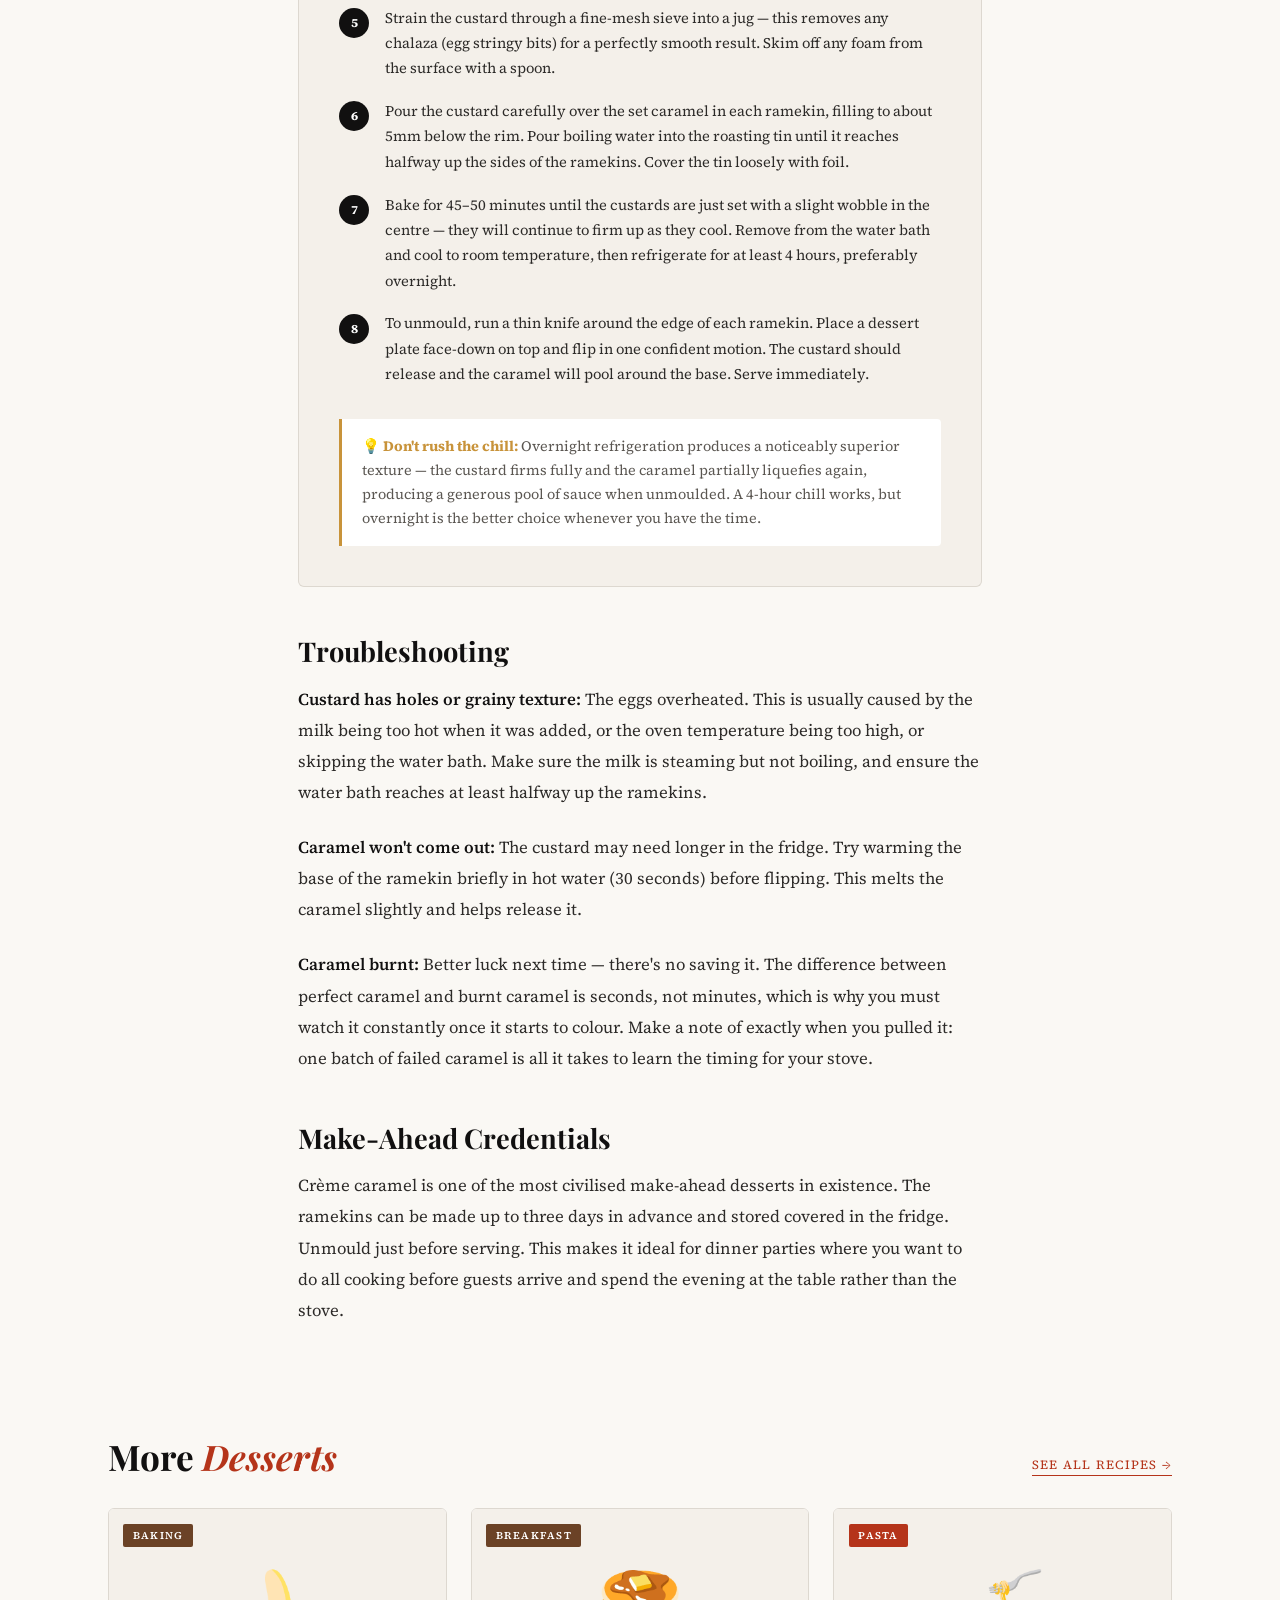
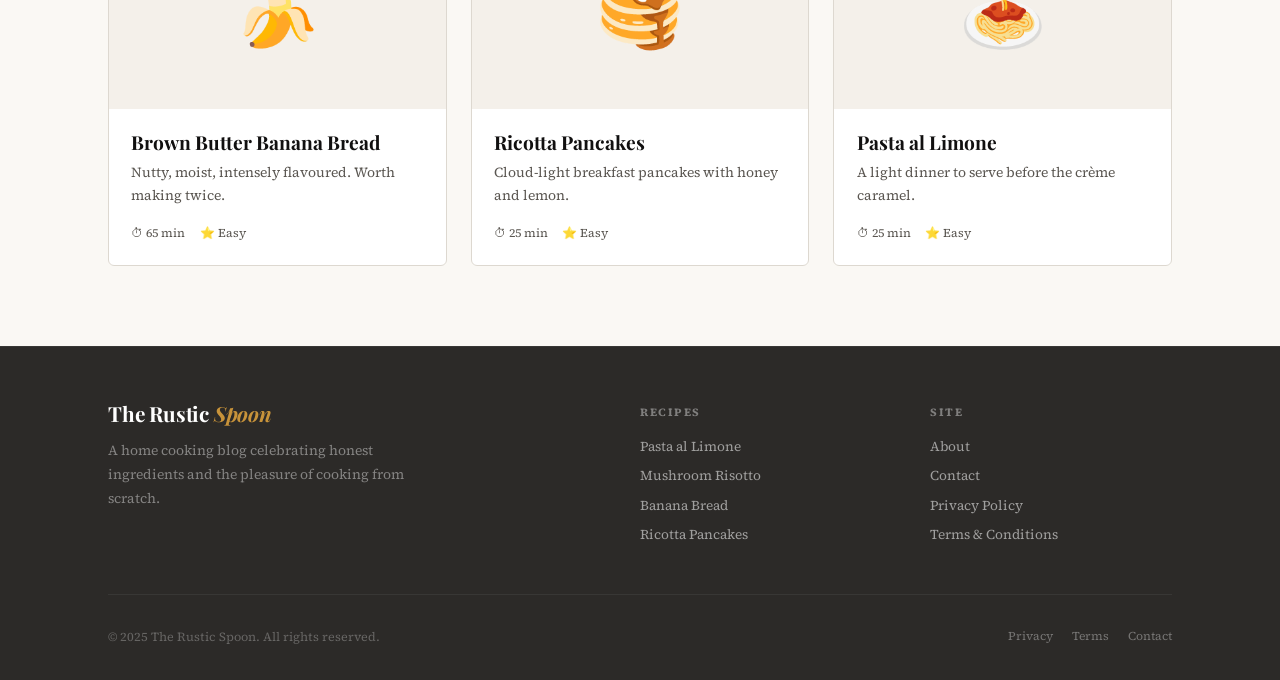
<file: blog/creme-caramel.html>
<!DOCTYPE html>
<html lang="en">
<head>
  <meta charset="UTF-8" />
  <meta name="viewport" content="width=device-width, initial-scale=1.0" />
  <title>Classic Crème Caramel — The Rustic Spoon</title>
  <meta name="description" content="A classic crème caramel recipe — silky, wobbly, bittersweet. The French bistro dessert made step by step, with tips on caramel and water baths." />
  <meta property="og:title" content="Classic Crème Caramel — The Rustic Spoon" />
  <meta property="og:type" content="article" />
  <link rel="canonical" href="https://therusticspoon.com/blog/creme-caramel.html" />
  <link rel="icon" href="/favicon.svg" type="image/svg+xml" />
  <link rel="preconnect" href="https://fonts.googleapis.com" />
  <link rel="stylesheet" href="../style.css" />
  <script type="application/ld+json">
  {
    "@context": "https://schema.org/",
    "@type": "Recipe",
    "name": "Classic Crème Caramel",
    "author": { "@type": "Organization", "name": "The Rustic Spoon" },
    "datePublished": "2025-04-05",
    "description": "A silky, wobbling crème caramel with a bittersweet caramel sauce — the definitive French bistro dessert.",
    "prepTime": "PT20M",
    "cookTime": "PT50M",
    "totalTime": "PT1H10M",
    "recipeYield": "6 servings",
    "recipeCategory": "Dessert",
    "recipeCuisine": "French",
    "suitableForDiet": "https://schema.org/VegetarianDiet",
    "keywords": "creme caramel, flan, baked custard, French dessert, caramel"
  }
  </script>
</head>
<body>

<header class="site-header" role="banner">
  <nav class="nav-wrap" aria-label="Main navigation">
    <a href="../index.html" class="site-logo">The Rustic <em>Spoon</em></a>
    <button class="nav-burger" id="navBurger" aria-label="Toggle navigation" onclick="toggleNav()">
      <span></span><span></span><span></span>
    </button>
    <ul class="nav-links" id="navLinks" role="list">
      <li><a href="../index.html">Home</a></li>
      <li><a href="index.html" class="active">Recipes</a></li>
      <li><a href="../about/index.html">About</a></li>
      <li><a href="../contact/index.html">Contact</a></li>
      <li><a href="index.html" class="nav-cta">Browse All</a></li>
    </ul>
  </nav>
</header>

<main>
  <div class="ad-slot ad-leaderboard" aria-label="Advertisement"><span>Advertisement</span></div>

  <article class="article-grid">
    <nav class="breadcrumb" aria-label="Breadcrumb">
      <a href="../index.html">Home</a><span>›</span><a href="index.html">Recipes</a><span>›</span><span>Crème Caramel</span>
    </nav>

    <header class="article-header">
      <h1>Classic Crème Caramel</h1>
      <div class="article-byline">
        <span>📅 April 5, 2025</span>
        <span>🍮 Desserts</span>
        <span>🌱 Vegetarian</span>
        <span>⏱ 1 hr 10 min + chilling</span>
      </div>
    </header>

    <div class="article-body">
      <p>There are desserts that impress through complexity, and there are desserts that impress through perfection. Crème caramel is emphatically the latter. It is eggs, milk, cream, and sugar — four ingredients — coaxed through technique into something silky, wobbling, and bittersweet. When you turn one out onto a plate and the caramel flows freely around it, the effect is dramatic in a way that no amount of garnish or plating theatrics can replicate.</p>

      <p>The dish has been a French bistro staple for over two centuries, which suggests it has earned its place. Unlike soufflés or other technically demanding French classics, crème caramel is forgiving once you understand two things: how caramel works, and why the water bath is not optional.</p>

      <h2>Understanding Caramel</h2>
      <p>Caramel is sugar cooked past its melting point until it undergoes a series of chemical reactions that produce hundreds of new flavour compounds — compounds that provide the characteristic bitterness, depth, and complexity that makes it taste like more than sweetness alone. The colour is your guide: pale gold is mild and sweet, amber is balanced, deep mahogany is bitter and complex. For crème caramel, you want dark amber — just short of the point where bitterness tips into burnt.</p>

      <p>The difference between dark amber and burnt is about 10 seconds at high temperature, so watch the pan constantly once the caramel begins to colour. Remove it from the heat about 5 seconds before you think it's done — residual heat in the pan will continue the cooking. This is the only stressful moment in the recipe. Everything after is patient and calm.</p>

      <h2>Why the Water Bath Matters</h2>
      <p>Custard is egg protein suspended in liquid. If the eggs heat too quickly or unevenly, the protein contracts and squeezes out the liquid, producing a grainy, curdled texture — the opposite of silky. A water bath (bain-marie) slows and moderates the heat transfer from the oven to the ramekins, ensuring the custard sets gently and evenly throughout. It is not a technique you can skip or substitute. Without it, you will have scrambled eggs in caramel sauce, which is not the dish.</p>
    </div>

    <div class="ad-slot ad-rectangle" aria-label="Advertisement" style="margin:2rem auto"><span>Advertisement</span></div>

    <div class="recipe-box" id="recipe">
      <div class="recipe-box-title">🍮 Classic Crème Caramel</div>
      <div class="recipe-stats">
        <div class="rs"><div class="rs-label">Prep</div><div class="rs-value">20 min</div></div>
        <div class="rs"><div class="rs-label">Bake</div><div class="rs-value">50 min</div></div>
        <div class="rs"><div class="rs-label">Chill</div><div class="rs-value">4 hrs min</div></div>
        <div class="rs"><div class="rs-label">Serves</div><div class="rs-value">6</div></div>
        <div class="rs"><div class="rs-label">Diet</div><div class="rs-value">Vegetarian</div></div>
      </div>

      <h3>Ingredients — Caramel</h3>
      <ul class="ing-list">
        <li>180g caster sugar</li>
        <li>60ml cold water</li>
      </ul>

      <h3>Ingredients — Custard</h3>
      <ul class="ing-list">
        <li>500ml whole milk</li>
        <li>200ml double cream</li>
        <li>4 large eggs</li>
        <li>2 large egg yolks</li>
        <li>100g caster sugar</li>
        <li>1½ tsp vanilla extract (or 1 vanilla pod, split)</li>
        <li>A pinch of fine salt</li>
      </ul>

      <h3>Method</h3>
      <ol class="step-list">
        <li>
          <div class="step-n">1</div>
          <div class="step-t">Preheat the oven to 150°C / 300°F. Place six ramekins (about 150ml capacity) in a deep roasting tin. Have a kettle of just-boiled water ready.</div>
        </li>
        <li>
          <div class="step-n">2</div>
          <div class="step-t"><strong>Make the caramel:</strong> Combine the sugar and cold water in a small heavy-based saucepan over medium heat. Stir once to combine, then leave completely alone — no stirring once it starts heating. Cook until the sugar dissolves and the syrup begins to turn golden at the edges, about 8 minutes. Swirl the pan gently to even the colour. Continue until the caramel is a deep amber — like old copper — then immediately remove from the heat.</div>
        </li>
        <li>
          <div class="step-n">3</div>
          <div class="step-t">Working quickly and carefully — caramel is extremely hot — pour a thin layer into each ramekin (about 1½ tbsp each). Tilt to coat the base evenly. The caramel will harden almost immediately. Set aside.</div>
        </li>
        <li>
          <div class="step-n">4</div>
          <div class="step-t"><strong>Make the custard:</strong> Warm the milk and cream in a saucepan with the vanilla until just steaming — do not boil. In a large bowl, whisk together the eggs, egg yolks, sugar, and salt until combined. Pour the warm milk mixture into the egg mixture in a slow, steady stream, whisking constantly.</div>
        </li>
        <li>
          <div class="step-n">5</div>
          <div class="step-t">Strain the custard through a fine-mesh sieve into a jug — this removes any chalaza (egg stringy bits) for a perfectly smooth result. Skim off any foam from the surface with a spoon.</div>
        </li>
        <li>
          <div class="step-n">6</div>
          <div class="step-t">Pour the custard carefully over the set caramel in each ramekin, filling to about 5mm below the rim. Pour boiling water into the roasting tin until it reaches halfway up the sides of the ramekins. Cover the tin loosely with foil.</div>
        </li>
        <li>
          <div class="step-n">7</div>
          <div class="step-t">Bake for 45–50 minutes until the custards are just set with a slight wobble in the centre — they will continue to firm up as they cool. Remove from the water bath and cool to room temperature, then refrigerate for at least 4 hours, preferably overnight.</div>
        </li>
        <li>
          <div class="step-n">8</div>
          <div class="step-t">To unmould, run a thin knife around the edge of each ramekin. Place a dessert plate face-down on top and flip in one confident motion. The custard should release and the caramel will pool around the base. Serve immediately.</div>
        </li>
      </ol>

      <div class="recipe-note">
        <strong>💡 Don't rush the chill:</strong> Overnight refrigeration produces a noticeably superior texture — the custard firms fully and the caramel partially liquefies again, producing a generous pool of sauce when unmoulded. A 4-hour chill works, but overnight is the better choice whenever you have the time.
      </div>
    </div>

    <div class="article-body">
      <h2>Troubleshooting</h2>
      <p><strong>Custard has holes or grainy texture:</strong> The eggs overheated. This is usually caused by the milk being too hot when it was added, or the oven temperature being too high, or skipping the water bath. Make sure the milk is steaming but not boiling, and ensure the water bath reaches at least halfway up the ramekins.</p>

      <p><strong>Caramel won't come out:</strong> The custard may need longer in the fridge. Try warming the base of the ramekin briefly in hot water (30 seconds) before flipping. This melts the caramel slightly and helps release it.</p>

      <p><strong>Caramel burnt:</strong> Better luck next time — there's no saving it. The difference between perfect caramel and burnt caramel is seconds, not minutes, which is why you must watch it constantly once it starts to colour. Make a note of exactly when you pulled it: one batch of failed caramel is all it takes to learn the timing for your stove.</p>

      <h2>Make-Ahead Credentials</h2>
      <p>Crème caramel is one of the most civilised make-ahead desserts in existence. The ramekins can be made up to three days in advance and stored covered in the fridge. Unmould just before serving. This makes it ideal for dinner parties where you want to do all cooking before guests arrive and spend the evening at the table rather than the stove.</p>
    </div>
  </article>

  <section style="padding:2rem 0 5rem" aria-labelledby="related-heading">
    <div class="wrap">
      <div class="sec-head">
        <h2 id="related-heading">More <em>Desserts</em></h2>
        <a href="index.html">See all recipes →</a>
      </div>
      <div class="recipe-grid">
        <article class="recipe-card">
          <a href="brown-butter-banana-bread.html"><div class="rc-thumb"><span>🍌</span><span class="rc-cat" style="background:#6b4226">Baking</span></div></a>
          <div class="rc-body"><h3><a href="brown-butter-banana-bread.html">Brown Butter Banana Bread</a></h3><p>Nutty, moist, intensely flavoured. Worth making twice.</p><div class="rc-meta"><span>⏱ 65 min</span><span>⭐ Easy</span></div></div>
        </article>
        <article class="recipe-card">
          <a href="ricotta-pancakes.html"><div class="rc-thumb"><span>🥞</span><span class="rc-cat" style="background:#6b4226">Breakfast</span></div></a>
          <div class="rc-body"><h3><a href="ricotta-pancakes.html">Ricotta Pancakes</a></h3><p>Cloud-light breakfast pancakes with honey and lemon.</p><div class="rc-meta"><span>⏱ 25 min</span><span>⭐ Easy</span></div></div>
        </article>
        <article class="recipe-card">
          <a href="pasta-al-limone.html"><div class="rc-thumb"><span>🍝</span><span class="rc-cat" style="background:#b5341a">Pasta</span></div></a>
          <div class="rc-body"><h3><a href="pasta-al-limone.html">Pasta al Limone</a></h3><p>A light dinner to serve before the crème caramel.</p><div class="rc-meta"><span>⏱ 25 min</span><span>⭐ Easy</span></div></div>
        </article>
      </div>
    </div>
  </section>
</main>

<footer class="site-footer" role="contentinfo">
  <div class="footer-inner">
    <div class="footer-grid">
      <div class="footer-brand">
        <a href="../index.html" class="site-logo">The Rustic <em>Spoon</em></a>
        <p>A home cooking blog celebrating honest ingredients and the pleasure of cooking from scratch.</p>
      </div>
      <div class="footer-col">
        <h4>Recipes</h4>
        <a href="pasta-al-limone.html">Pasta al Limone</a>
        <a href="mushroom-risotto.html">Mushroom Risotto</a>
        <a href="brown-butter-banana-bread.html">Banana Bread</a>
        <a href="ricotta-pancakes.html">Ricotta Pancakes</a>
      </div>
      <div class="footer-col">
        <h4>Site</h4>
        <a href="../about/index.html">About</a>
        <a href="../contact/index.html">Contact</a>
        <a href="../privacy/index.html">Privacy Policy</a>
        <a href="../terms/index.html">Terms &amp; Conditions</a>
      </div>
    </div>
    <div class="footer-bottom">
      <p>&copy; 2025 The Rustic Spoon. All rights reserved.</p>
      <nav><a href="../privacy/index.html">Privacy</a><a href="../terms/index.html">Terms</a><a href="../contact/index.html">Contact</a></nav>
    </div>
  </div>
</footer>

<script src="../main.js"></script>
</body>
</html>
</file>
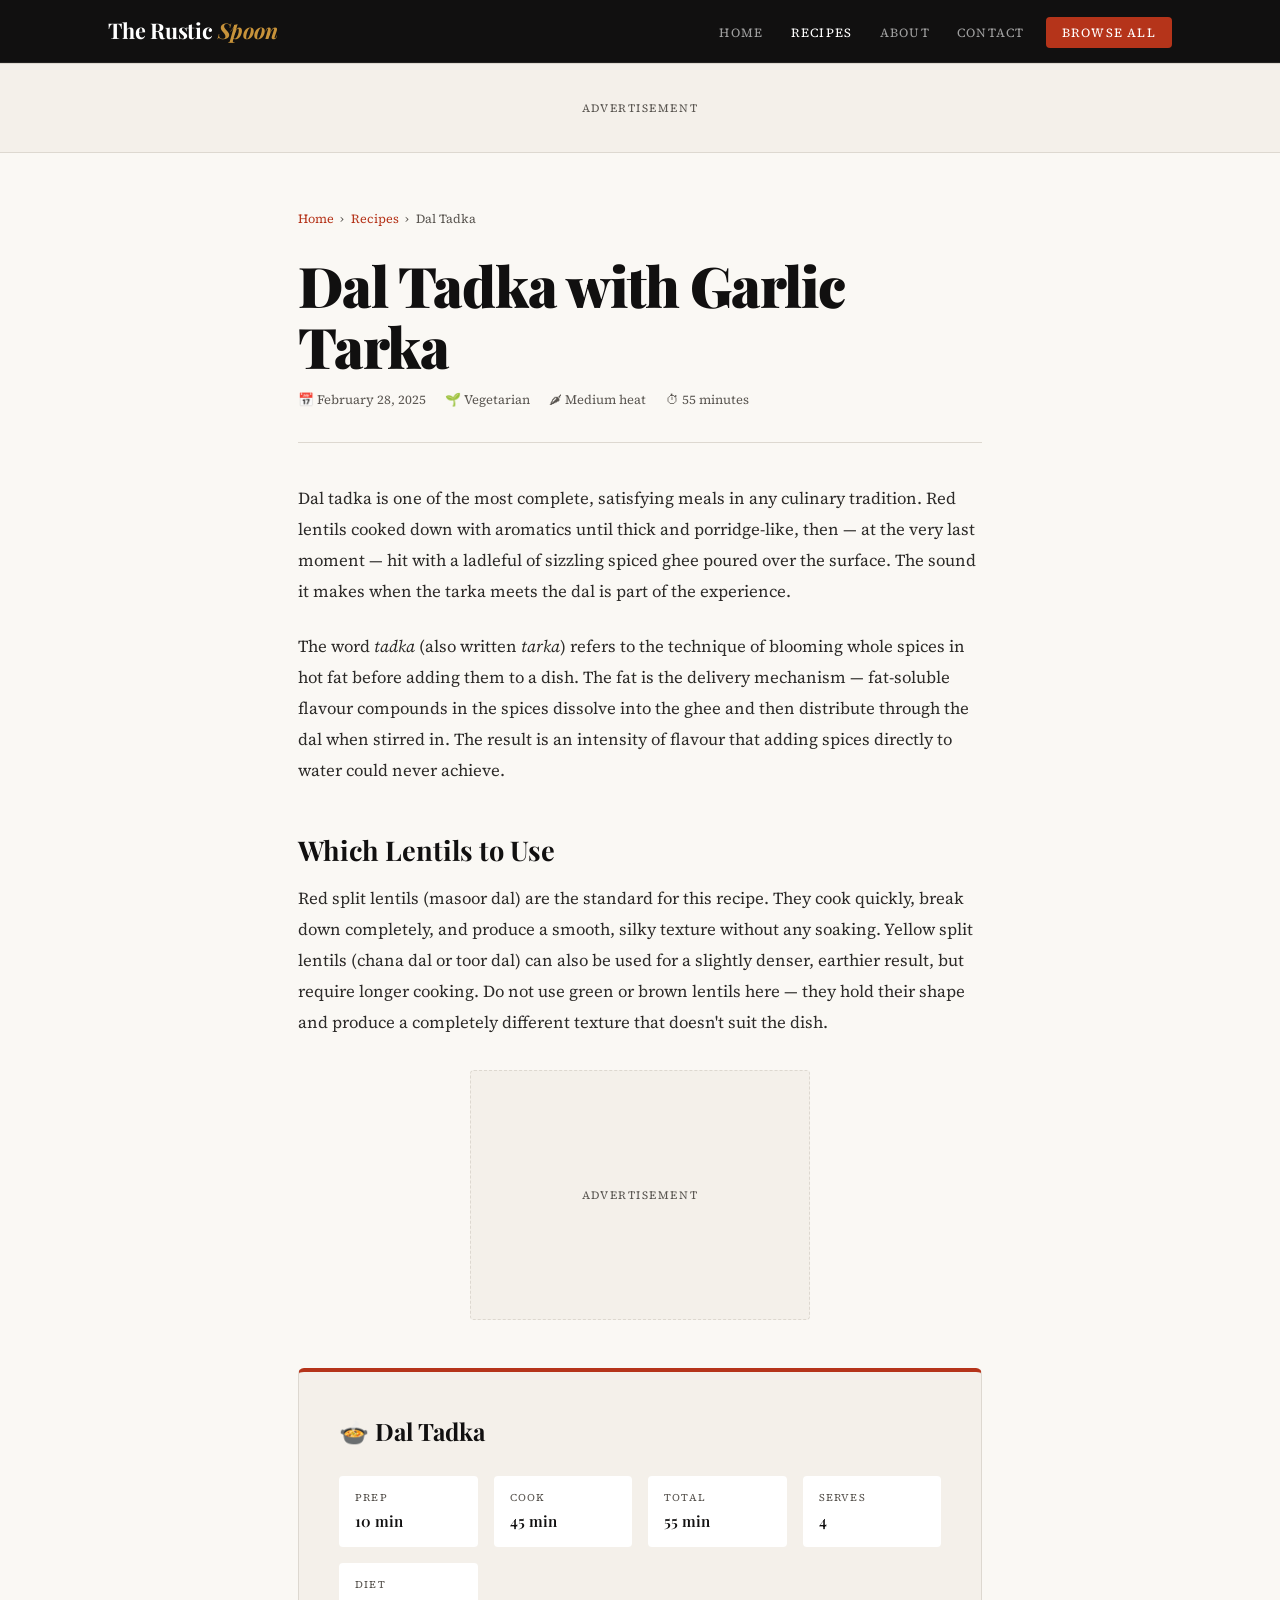
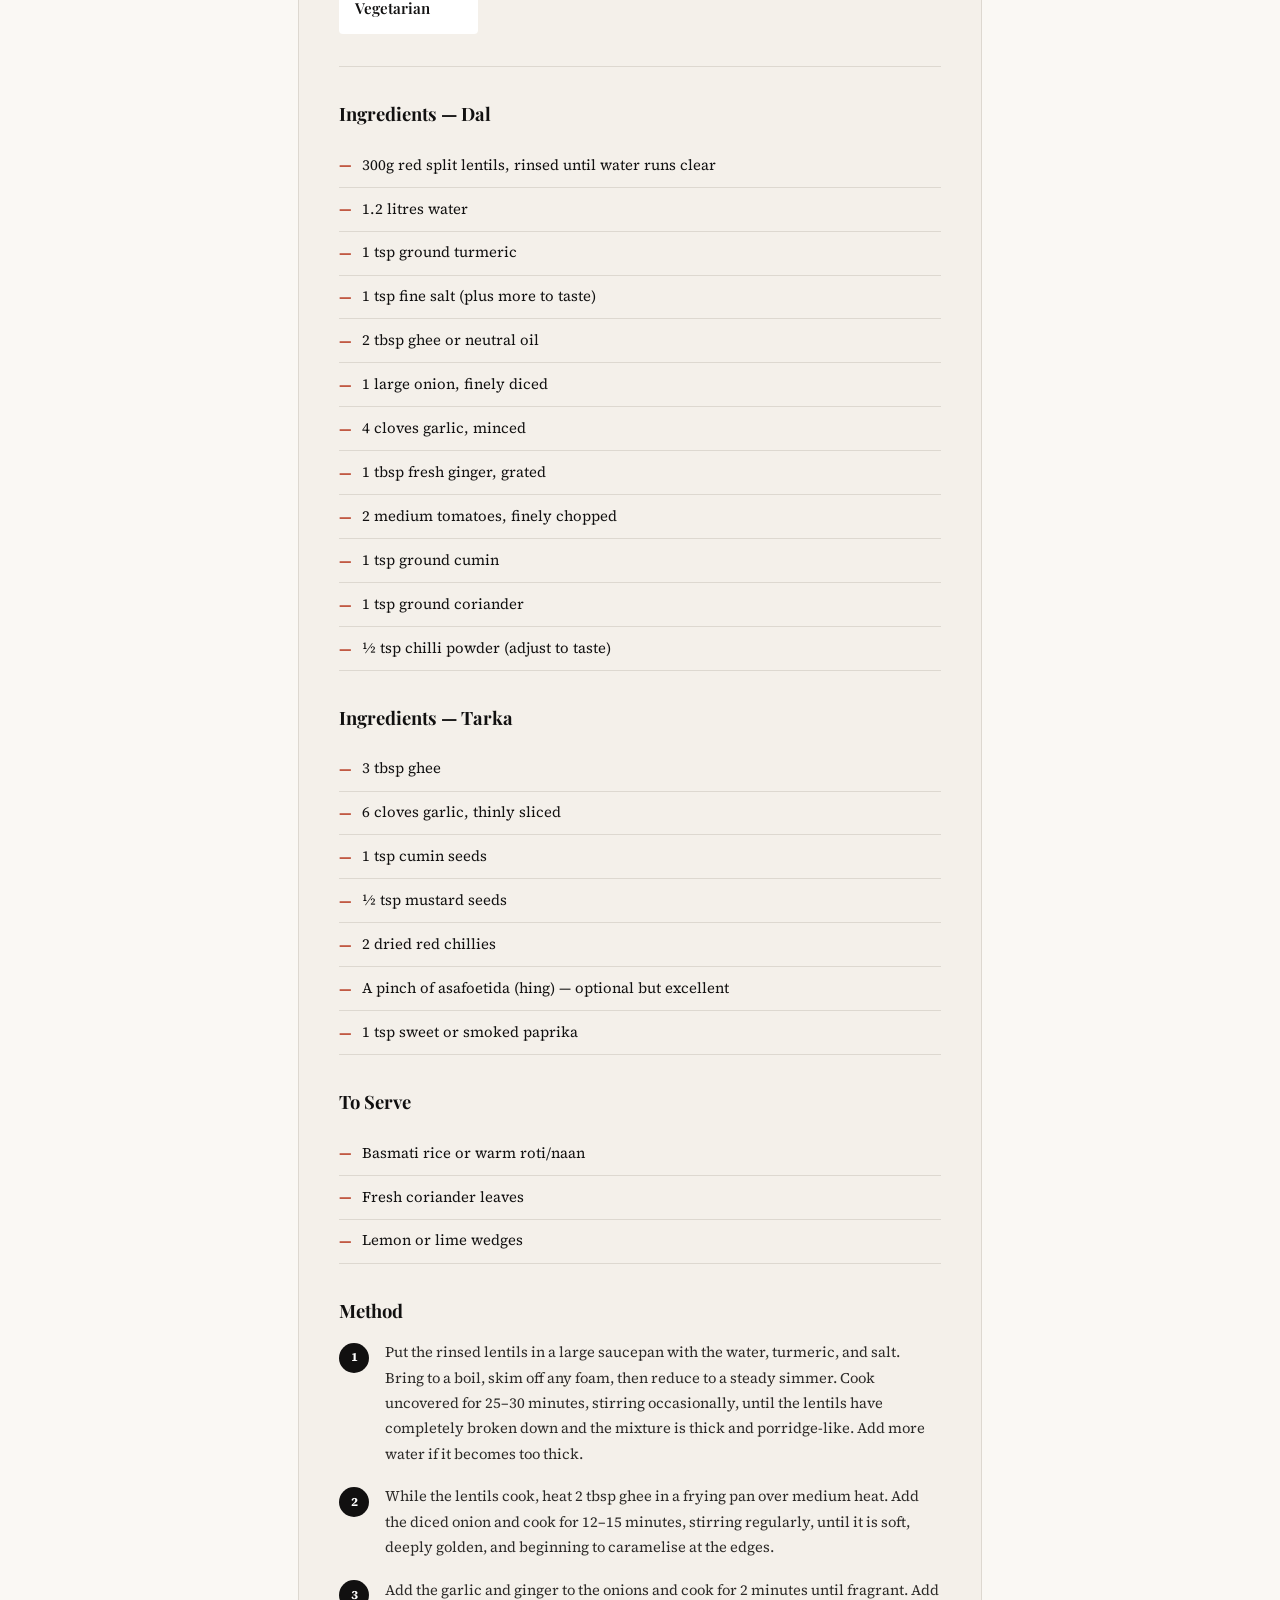
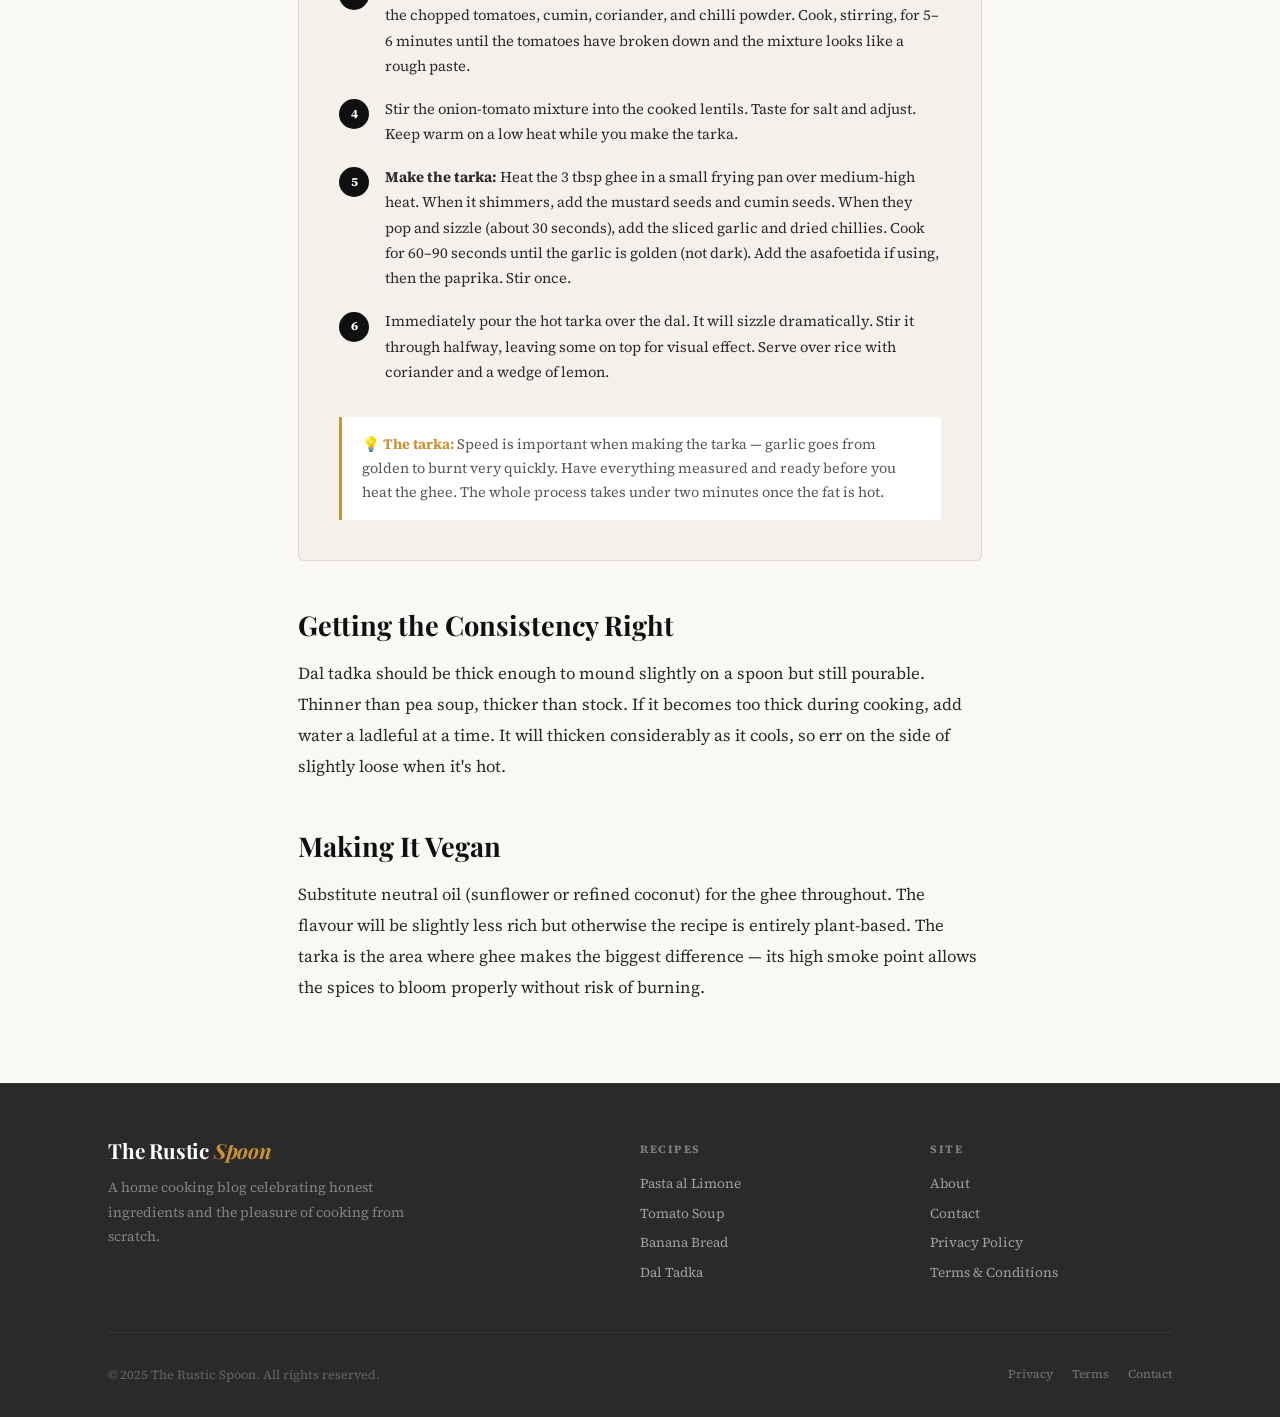
<file: blog/dal-tadka.html>
<!DOCTYPE html>
<html lang="en">
<head>
  <meta charset="UTF-8" />
  <meta name="viewport" content="width=device-width, initial-scale=1.0" />
  <title>Dal Tadka with Garlic Tarka — The Rustic Spoon</title>
  <meta name="description" content="A proper dal tadka recipe: warming red lentils seasoned throughout and finished with a sizzling garlic tarka. Vegetarian, deeply flavoured, and ready in under an hour." />
  <meta property="og:title" content="Dal Tadka with Garlic Tarka — The Rustic Spoon" />
  <meta property="og:type" content="article" />
  <link rel="canonical" href="https://therusticspoon.com/blog/dal-tadka.html" />
  <link rel="icon" href="/favicon.svg" type="image/svg+xml" />
  <link rel="preconnect" href="https://fonts.googleapis.com" />
  <link rel="stylesheet" href="../style.css" />
</head>
<body>

<header class="site-header" role="banner">
  <nav class="nav-wrap" aria-label="Main navigation">
    <a href="../index.html" class="site-logo">The Rustic <em>Spoon</em></a>
    <button class="nav-burger" id="navBurger" aria-label="Toggle navigation" onclick="toggleNav()">
      <span></span><span></span><span></span>
    </button>
    <ul class="nav-links" id="navLinks" role="list">
      <li><a href="../index.html">Home</a></li>
      <li><a href="index.html" class="active">Recipes</a></li>
      <li><a href="../about/index.html">About</a></li>
      <li><a href="../contact/index.html">Contact</a></li>
      <li><a href="index.html" class="nav-cta">Browse All</a></li>
    </ul>
  </nav>
</header>

<main>
  <div class="ad-slot ad-leaderboard" aria-label="Advertisement"><span>Advertisement</span></div>

  <article class="article-grid">
    <nav class="breadcrumb" aria-label="Breadcrumb">
      <a href="../index.html">Home</a><span>›</span><a href="index.html">Recipes</a><span>›</span><span>Dal Tadka</span>
    </nav>

    <header class="article-header">
      <h1>Dal Tadka with Garlic Tarka</h1>
      <div class="article-byline">
        <span>📅 February 28, 2025</span>
        <span>🌱 Vegetarian</span>
        <span>🌶 Medium heat</span>
        <span>⏱ 55 minutes</span>
      </div>
    </header>

    <div class="article-body">
      <p>Dal tadka is one of the most complete, satisfying meals in any culinary tradition. Red lentils cooked down with aromatics until thick and porridge-like, then — at the very last moment — hit with a ladleful of sizzling spiced ghee poured over the surface. The sound it makes when the tarka meets the dal is part of the experience.</p>

      <p>The word <em>tadka</em> (also written <em>tarka</em>) refers to the technique of blooming whole spices in hot fat before adding them to a dish. The fat is the delivery mechanism — fat-soluble flavour compounds in the spices dissolve into the ghee and then distribute through the dal when stirred in. The result is an intensity of flavour that adding spices directly to water could never achieve.</p>

      <h2>Which Lentils to Use</h2>
      <p>Red split lentils (masoor dal) are the standard for this recipe. They cook quickly, break down completely, and produce a smooth, silky texture without any soaking. Yellow split lentils (chana dal or toor dal) can also be used for a slightly denser, earthier result, but require longer cooking. Do not use green or brown lentils here — they hold their shape and produce a completely different texture that doesn't suit the dish.</p>
    </div>

    <div class="ad-slot ad-rectangle" aria-label="Advertisement" style="margin:2rem auto"><span>Advertisement</span></div>

    <div class="recipe-box" id="recipe">
      <div class="recipe-box-title">🍲 Dal Tadka</div>
      <div class="recipe-stats">
        <div class="rs"><div class="rs-label">Prep</div><div class="rs-value">10 min</div></div>
        <div class="rs"><div class="rs-label">Cook</div><div class="rs-value">45 min</div></div>
        <div class="rs"><div class="rs-label">Total</div><div class="rs-value">55 min</div></div>
        <div class="rs"><div class="rs-label">Serves</div><div class="rs-value">4</div></div>
        <div class="rs"><div class="rs-label">Diet</div><div class="rs-value">Vegetarian</div></div>
      </div>

      <h3>Ingredients — Dal</h3>
      <ul class="ing-list">
        <li>300g red split lentils, rinsed until water runs clear</li>
        <li>1.2 litres water</li>
        <li>1 tsp ground turmeric</li>
        <li>1 tsp fine salt (plus more to taste)</li>
        <li>2 tbsp ghee or neutral oil</li>
        <li>1 large onion, finely diced</li>
        <li>4 cloves garlic, minced</li>
        <li>1 tbsp fresh ginger, grated</li>
        <li>2 medium tomatoes, finely chopped</li>
        <li>1 tsp ground cumin</li>
        <li>1 tsp ground coriander</li>
        <li>½ tsp chilli powder (adjust to taste)</li>
      </ul>

      <h3>Ingredients — Tarka</h3>
      <ul class="ing-list">
        <li>3 tbsp ghee</li>
        <li>6 cloves garlic, thinly sliced</li>
        <li>1 tsp cumin seeds</li>
        <li>½ tsp mustard seeds</li>
        <li>2 dried red chillies</li>
        <li>A pinch of asafoetida (hing) — optional but excellent</li>
        <li>1 tsp sweet or smoked paprika</li>
      </ul>

      <h3>To Serve</h3>
      <ul class="ing-list">
        <li>Basmati rice or warm roti/naan</li>
        <li>Fresh coriander leaves</li>
        <li>Lemon or lime wedges</li>
      </ul>

      <h3>Method</h3>
      <ol class="step-list">
        <li>
          <div class="step-n">1</div>
          <div class="step-t">Put the rinsed lentils in a large saucepan with the water, turmeric, and salt. Bring to a boil, skim off any foam, then reduce to a steady simmer. Cook uncovered for 25–30 minutes, stirring occasionally, until the lentils have completely broken down and the mixture is thick and porridge-like. Add more water if it becomes too thick.</div>
        </li>
        <li>
          <div class="step-n">2</div>
          <div class="step-t">While the lentils cook, heat 2 tbsp ghee in a frying pan over medium heat. Add the diced onion and cook for 12–15 minutes, stirring regularly, until it is soft, deeply golden, and beginning to caramelise at the edges.</div>
        </li>
        <li>
          <div class="step-n">3</div>
          <div class="step-t">Add the garlic and ginger to the onions and cook for 2 minutes until fragrant. Add the chopped tomatoes, cumin, coriander, and chilli powder. Cook, stirring, for 5–6 minutes until the tomatoes have broken down and the mixture looks like a rough paste.</div>
        </li>
        <li>
          <div class="step-n">4</div>
          <div class="step-t">Stir the onion-tomato mixture into the cooked lentils. Taste for salt and adjust. Keep warm on a low heat while you make the tarka.</div>
        </li>
        <li>
          <div class="step-n">5</div>
          <div class="step-t"><strong>Make the tarka:</strong> Heat the 3 tbsp ghee in a small frying pan over medium-high heat. When it shimmers, add the mustard seeds and cumin seeds. When they pop and sizzle (about 30 seconds), add the sliced garlic and dried chillies. Cook for 60–90 seconds until the garlic is golden (not dark). Add the asafoetida if using, then the paprika. Stir once.</div>
        </li>
        <li>
          <div class="step-n">6</div>
          <div class="step-t">Immediately pour the hot tarka over the dal. It will sizzle dramatically. Stir it through halfway, leaving some on top for visual effect. Serve over rice with coriander and a wedge of lemon.</div>
        </li>
      </ol>

      <div class="recipe-note">
        <strong>💡 The tarka:</strong> Speed is important when making the tarka — garlic goes from golden to burnt very quickly. Have everything measured and ready before you heat the ghee. The whole process takes under two minutes once the fat is hot.
      </div>
    </div>

    <div class="article-body">
      <h2>Getting the Consistency Right</h2>
      <p>Dal tadka should be thick enough to mound slightly on a spoon but still pourable. Thinner than pea soup, thicker than stock. If it becomes too thick during cooking, add water a ladleful at a time. It will thicken considerably as it cools, so err on the side of slightly loose when it's hot.</p>

      <h2>Making It Vegan</h2>
      <p>Substitute neutral oil (sunflower or refined coconut) for the ghee throughout. The flavour will be slightly less rich but otherwise the recipe is entirely plant-based. The tarka is the area where ghee makes the biggest difference — its high smoke point allows the spices to bloom properly without risk of burning.</p>
    </div>
  </article>
</main>

<footer class="site-footer" role="contentinfo">
  <div class="footer-inner">
    <div class="footer-grid">
      <div class="footer-brand">
        <a href="../index.html" class="site-logo">The Rustic <em>Spoon</em></a>
        <p>A home cooking blog celebrating honest ingredients and the pleasure of cooking from scratch.</p>
      </div>
      <div class="footer-col">
        <h4>Recipes</h4>
        <a href="pasta-al-limone.html">Pasta al Limone</a>
        <a href="roasted-tomato-soup.html">Tomato Soup</a>
        <a href="brown-butter-banana-bread.html">Banana Bread</a>
        <a href="dal-tadka.html">Dal Tadka</a>
      </div>
      <div class="footer-col">
        <h4>Site</h4>
        <a href="../about/index.html">About</a>
        <a href="../contact/index.html">Contact</a>
        <a href="../privacy/index.html">Privacy Policy</a>
        <a href="../terms/index.html">Terms &amp; Conditions</a>
      </div>
    </div>
    <div class="footer-bottom">
      <p>&copy; 2025 The Rustic Spoon. All rights reserved.</p>
      <nav><a href="../privacy/index.html">Privacy</a><a href="../terms/index.html">Terms</a><a href="../contact/index.html">Contact</a></nav>
    </div>
  </div>
</footer>

<script src="../main.js"></script>
</body>
</html>
</file>
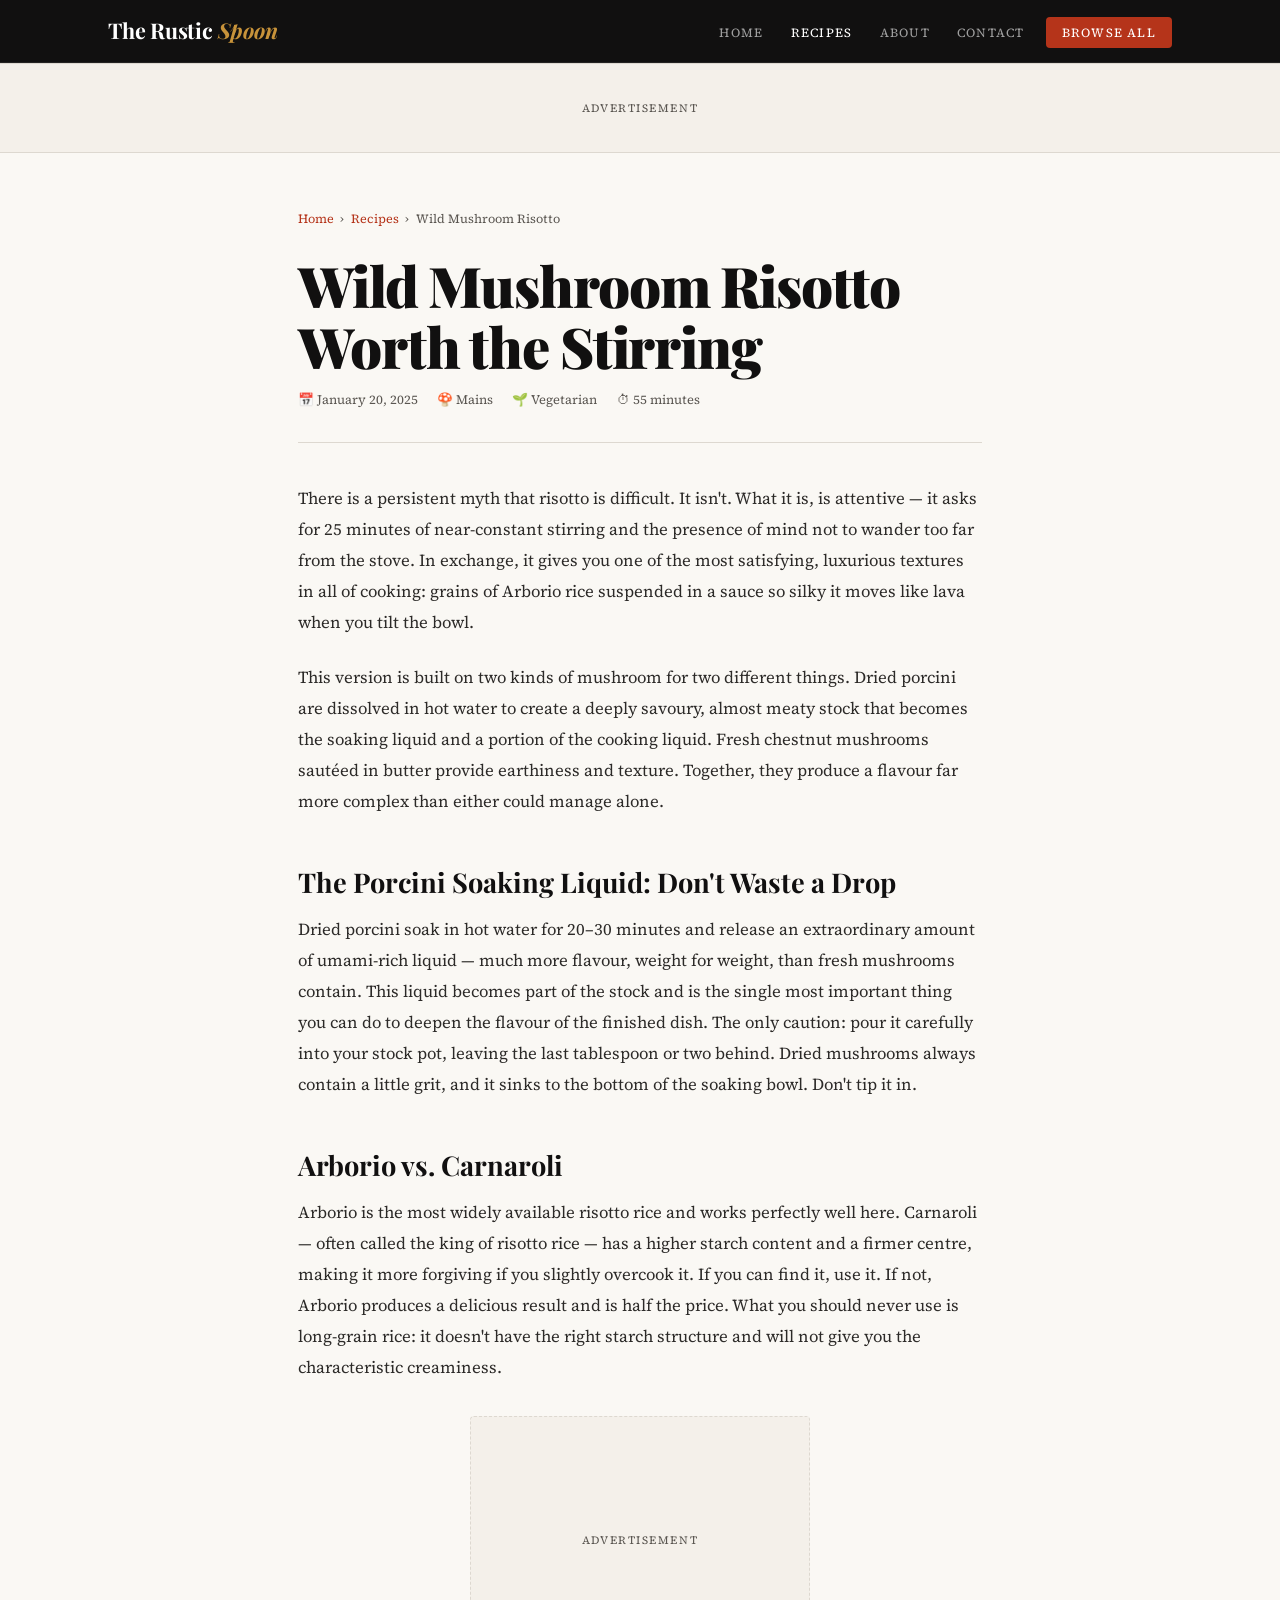
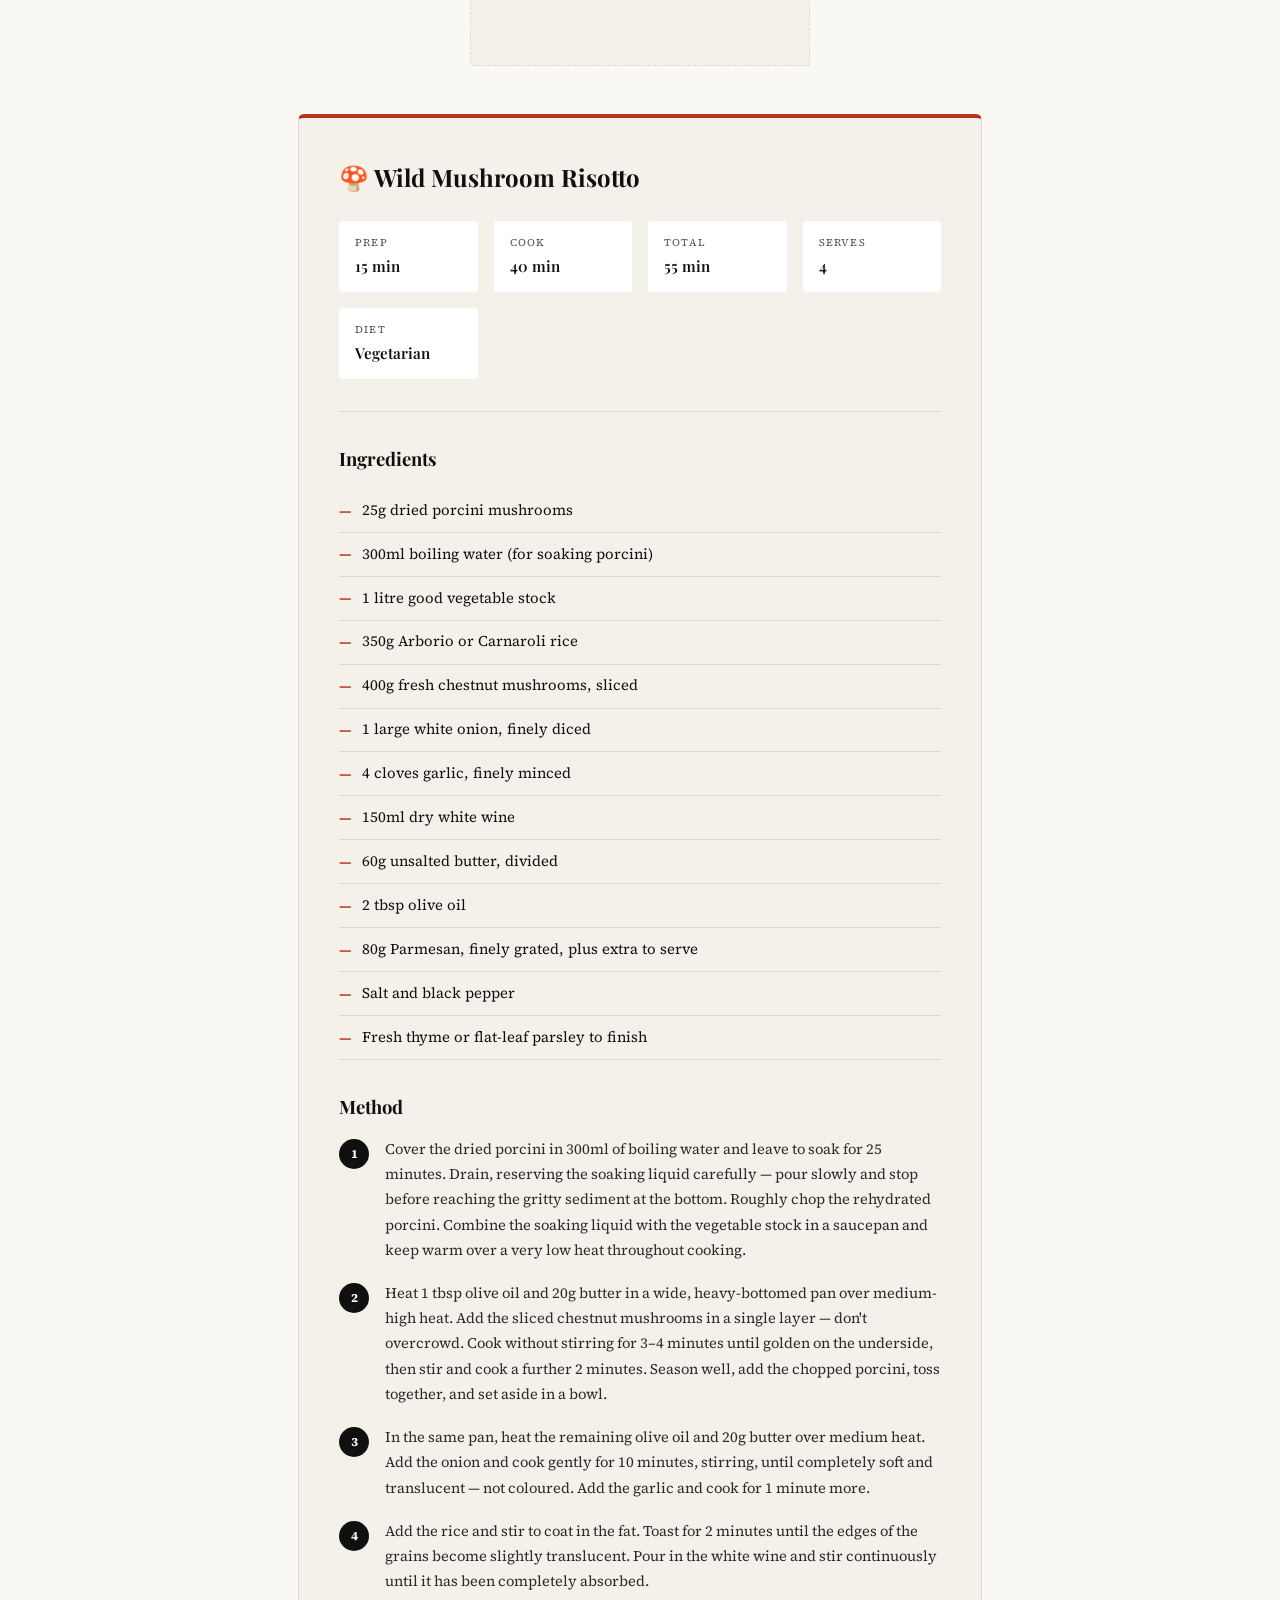
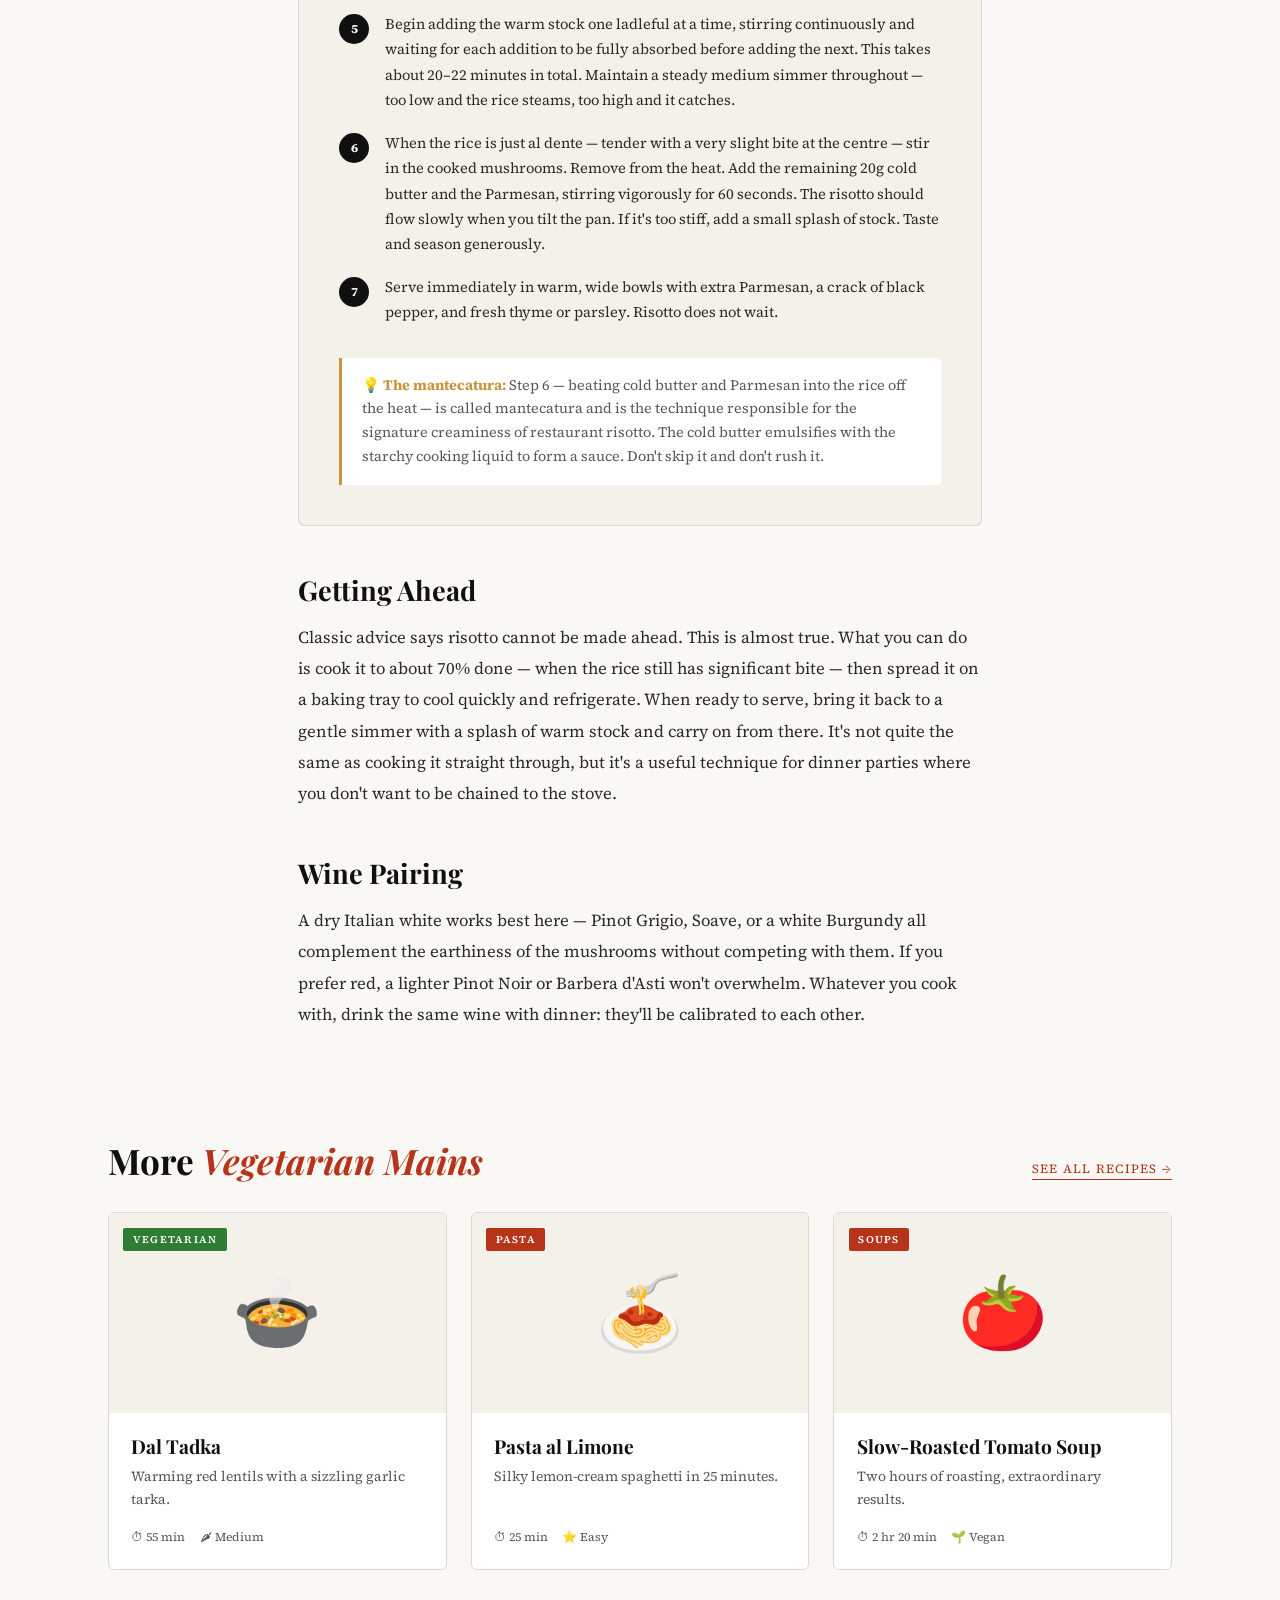
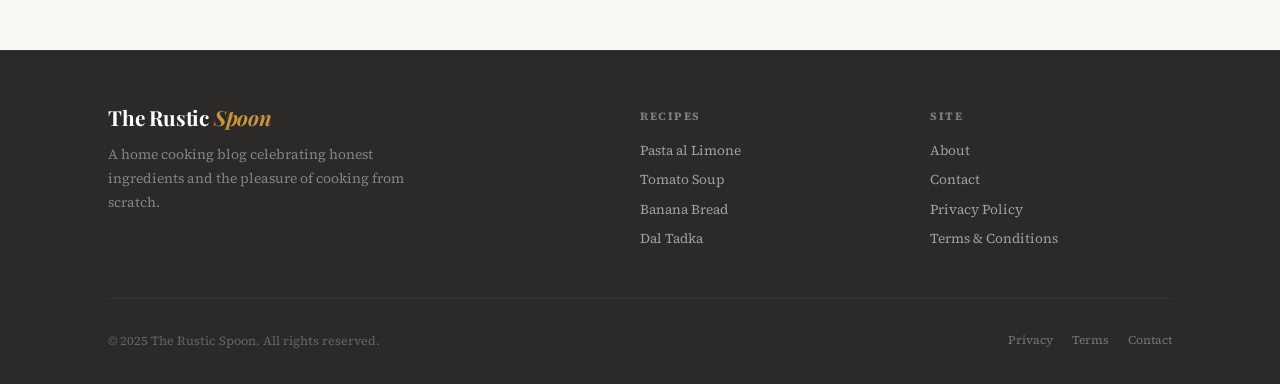
<file: blog/mushroom-risotto.html>
<!DOCTYPE html>
<html lang="en">
<head>
  <meta charset="UTF-8" />
  <meta name="viewport" content="width=device-width, initial-scale=1.0" />
  <title>Wild Mushroom Risotto — The Rustic Spoon</title>
  <meta name="description" content="A proper wild mushroom risotto recipe using dried porcini and fresh chestnut mushrooms. Vegetarian, intensely savoury, and worth every stir." />
  <meta property="og:title" content="Wild Mushroom Risotto — The Rustic Spoon" />
  <meta property="og:type" content="article" />
  <link rel="canonical" href="https://therusticspoon.com/blog/mushroom-risotto.html" />
  <link rel="icon" href="/favicon.svg" type="image/svg+xml" />
  <link rel="preconnect" href="https://fonts.googleapis.com" />
  <link rel="stylesheet" href="../style.css" />
  <script type="application/ld+json">
  {
    "@context": "https://schema.org/",
    "@type": "Recipe",
    "name": "Wild Mushroom Risotto",
    "author": { "@type": "Organization", "name": "The Rustic Spoon" },
    "datePublished": "2025-01-20",
    "description": "A deeply savoury risotto using dried porcini and fresh chestnut mushrooms, finished with aged Parmesan.",
    "prepTime": "PT15M",
    "cookTime": "PT40M",
    "totalTime": "PT55M",
    "recipeYield": "4 servings",
    "recipeCategory": "Main Course",
    "recipeCuisine": "Italian",
    "suitableForDiet": "https://schema.org/VegetarianDiet",
    "keywords": "mushroom risotto, porcini risotto, vegetarian risotto, wild mushroom"
  }
  </script>
</head>
<body>

<header class="site-header" role="banner">
  <nav class="nav-wrap" aria-label="Main navigation">
    <a href="../index.html" class="site-logo">The Rustic <em>Spoon</em></a>
    <button class="nav-burger" id="navBurger" aria-label="Toggle navigation" onclick="toggleNav()">
      <span></span><span></span><span></span>
    </button>
    <ul class="nav-links" id="navLinks" role="list">
      <li><a href="../index.html">Home</a></li>
      <li><a href="index.html" class="active">Recipes</a></li>
      <li><a href="../about/index.html">About</a></li>
      <li><a href="../contact/index.html">Contact</a></li>
      <li><a href="index.html" class="nav-cta">Browse All</a></li>
    </ul>
  </nav>
</header>

<main>
  <div class="ad-slot ad-leaderboard" aria-label="Advertisement"><span>Advertisement</span></div>

  <article class="article-grid">
    <nav class="breadcrumb" aria-label="Breadcrumb">
      <a href="../index.html">Home</a><span>›</span><a href="index.html">Recipes</a><span>›</span><span>Wild Mushroom Risotto</span>
    </nav>

    <header class="article-header">
      <h1>Wild Mushroom Risotto Worth the Stirring</h1>
      <div class="article-byline">
        <span>📅 January 20, 2025</span>
        <span>🍄 Mains</span>
        <span>🌱 Vegetarian</span>
        <span>⏱ 55 minutes</span>
      </div>
    </header>

    <div class="article-body">
      <p>There is a persistent myth that risotto is difficult. It isn't. What it is, is attentive — it asks for 25 minutes of near-constant stirring and the presence of mind not to wander too far from the stove. In exchange, it gives you one of the most satisfying, luxurious textures in all of cooking: grains of Arborio rice suspended in a sauce so silky it moves like lava when you tilt the bowl.</p>

      <p>This version is built on two kinds of mushroom for two different things. Dried porcini are dissolved in hot water to create a deeply savoury, almost meaty stock that becomes the soaking liquid and a portion of the cooking liquid. Fresh chestnut mushrooms sautéed in butter provide earthiness and texture. Together, they produce a flavour far more complex than either could manage alone.</p>

      <h2>The Porcini Soaking Liquid: Don't Waste a Drop</h2>
      <p>Dried porcini soak in hot water for 20–30 minutes and release an extraordinary amount of umami-rich liquid — much more flavour, weight for weight, than fresh mushrooms contain. This liquid becomes part of the stock and is the single most important thing you can do to deepen the flavour of the finished dish. The only caution: pour it carefully into your stock pot, leaving the last tablespoon or two behind. Dried mushrooms always contain a little grit, and it sinks to the bottom of the soaking bowl. Don't tip it in.</p>

      <h2>Arborio vs. Carnaroli</h2>
      <p>Arborio is the most widely available risotto rice and works perfectly well here. Carnaroli — often called the king of risotto rice — has a higher starch content and a firmer centre, making it more forgiving if you slightly overcook it. If you can find it, use it. If not, Arborio produces a delicious result and is half the price. What you should never use is long-grain rice: it doesn't have the right starch structure and will not give you the characteristic creaminess.</p>
    </div>

    <div class="ad-slot ad-rectangle" aria-label="Advertisement" style="margin:2rem auto"><span>Advertisement</span></div>

    <div class="recipe-box" id="recipe">
      <div class="recipe-box-title">🍄 Wild Mushroom Risotto</div>
      <div class="recipe-stats">
        <div class="rs"><div class="rs-label">Prep</div><div class="rs-value">15 min</div></div>
        <div class="rs"><div class="rs-label">Cook</div><div class="rs-value">40 min</div></div>
        <div class="rs"><div class="rs-label">Total</div><div class="rs-value">55 min</div></div>
        <div class="rs"><div class="rs-label">Serves</div><div class="rs-value">4</div></div>
        <div class="rs"><div class="rs-label">Diet</div><div class="rs-value">Vegetarian</div></div>
      </div>

      <h3>Ingredients</h3>
      <ul class="ing-list">
        <li>25g dried porcini mushrooms</li>
        <li>300ml boiling water (for soaking porcini)</li>
        <li>1 litre good vegetable stock</li>
        <li>350g Arborio or Carnaroli rice</li>
        <li>400g fresh chestnut mushrooms, sliced</li>
        <li>1 large white onion, finely diced</li>
        <li>4 cloves garlic, finely minced</li>
        <li>150ml dry white wine</li>
        <li>60g unsalted butter, divided</li>
        <li>2 tbsp olive oil</li>
        <li>80g Parmesan, finely grated, plus extra to serve</li>
        <li>Salt and black pepper</li>
        <li>Fresh thyme or flat-leaf parsley to finish</li>
      </ul>

      <h3>Method</h3>
      <ol class="step-list">
        <li>
          <div class="step-n">1</div>
          <div class="step-t">Cover the dried porcini in 300ml of boiling water and leave to soak for 25 minutes. Drain, reserving the soaking liquid carefully — pour slowly and stop before reaching the gritty sediment at the bottom. Roughly chop the rehydrated porcini. Combine the soaking liquid with the vegetable stock in a saucepan and keep warm over a very low heat throughout cooking.</div>
        </li>
        <li>
          <div class="step-n">2</div>
          <div class="step-t">Heat 1 tbsp olive oil and 20g butter in a wide, heavy-bottomed pan over medium-high heat. Add the sliced chestnut mushrooms in a single layer — don't overcrowd. Cook without stirring for 3–4 minutes until golden on the underside, then stir and cook a further 2 minutes. Season well, add the chopped porcini, toss together, and set aside in a bowl.</div>
        </li>
        <li>
          <div class="step-n">3</div>
          <div class="step-t">In the same pan, heat the remaining olive oil and 20g butter over medium heat. Add the onion and cook gently for 10 minutes, stirring, until completely soft and translucent — not coloured. Add the garlic and cook for 1 minute more.</div>
        </li>
        <li>
          <div class="step-n">4</div>
          <div class="step-t">Add the rice and stir to coat in the fat. Toast for 2 minutes until the edges of the grains become slightly translucent. Pour in the white wine and stir continuously until it has been completely absorbed.</div>
        </li>
        <li>
          <div class="step-n">5</div>
          <div class="step-t">Begin adding the warm stock one ladleful at a time, stirring continuously and waiting for each addition to be fully absorbed before adding the next. This takes about 20–22 minutes in total. Maintain a steady medium simmer throughout — too low and the rice steams, too high and it catches.</div>
        </li>
        <li>
          <div class="step-n">6</div>
          <div class="step-t">When the rice is just al dente — tender with a very slight bite at the centre — stir in the cooked mushrooms. Remove from the heat. Add the remaining 20g cold butter and the Parmesan, stirring vigorously for 60 seconds. The risotto should flow slowly when you tilt the pan. If it's too stiff, add a small splash of stock. Taste and season generously.</div>
        </li>
        <li>
          <div class="step-n">7</div>
          <div class="step-t">Serve immediately in warm, wide bowls with extra Parmesan, a crack of black pepper, and fresh thyme or parsley. Risotto does not wait.</div>
        </li>
      </ol>

      <div class="recipe-note">
        <strong>💡 The mantecatura:</strong> Step 6 — beating cold butter and Parmesan into the rice off the heat — is called mantecatura and is the technique responsible for the signature creaminess of restaurant risotto. The cold butter emulsifies with the starchy cooking liquid to form a sauce. Don't skip it and don't rush it.
      </div>
    </div>

    <div class="article-body">
      <h2>Getting Ahead</h2>
      <p>Classic advice says risotto cannot be made ahead. This is almost true. What you can do is cook it to about 70% done — when the rice still has significant bite — then spread it on a baking tray to cool quickly and refrigerate. When ready to serve, bring it back to a gentle simmer with a splash of warm stock and carry on from there. It's not quite the same as cooking it straight through, but it's a useful technique for dinner parties where you don't want to be chained to the stove.</p>

      <h2>Wine Pairing</h2>
      <p>A dry Italian white works best here — Pinot Grigio, Soave, or a white Burgundy all complement the earthiness of the mushrooms without competing with them. If you prefer red, a lighter Pinot Noir or Barbera d'Asti won't overwhelm. Whatever you cook with, drink the same wine with dinner: they'll be calibrated to each other.</p>
    </div>
  </article>

  <section style="padding:2rem 0 5rem" aria-labelledby="related-heading">
    <div class="wrap">
      <div class="sec-head">
        <h2 id="related-heading">More <em>Vegetarian Mains</em></h2>
        <a href="index.html">See all recipes →</a>
      </div>
      <div class="recipe-grid">
        <article class="recipe-card">
          <a href="dal-tadka.html"><div class="rc-thumb"><span>🍲</span><span class="rc-cat" style="background:#2e7d32">Vegetarian</span></div></a>
          <div class="rc-body"><h3><a href="dal-tadka.html">Dal Tadka</a></h3><p>Warming red lentils with a sizzling garlic tarka.</p><div class="rc-meta"><span>⏱ 55 min</span><span>🌶 Medium</span></div></div>
        </article>
        <article class="recipe-card">
          <a href="pasta-al-limone.html"><div class="rc-thumb"><span>🍝</span><span class="rc-cat" style="background:#b5341a">Pasta</span></div></a>
          <div class="rc-body"><h3><a href="pasta-al-limone.html">Pasta al Limone</a></h3><p>Silky lemon-cream spaghetti in 25 minutes.</p><div class="rc-meta"><span>⏱ 25 min</span><span>⭐ Easy</span></div></div>
        </article>
        <article class="recipe-card">
          <a href="roasted-tomato-soup.html"><div class="rc-thumb"><span>🍅</span><span class="rc-cat" style="background:#b5341a">Soups</span></div></a>
          <div class="rc-body"><h3><a href="roasted-tomato-soup.html">Slow-Roasted Tomato Soup</a></h3><p>Two hours of roasting, extraordinary results.</p><div class="rc-meta"><span>⏱ 2 hr 20 min</span><span>🌱 Vegan</span></div></div>
        </article>
      </div>
    </div>
  </section>
</main>

<footer class="site-footer" role="contentinfo">
  <div class="footer-inner">
    <div class="footer-grid">
      <div class="footer-brand">
        <a href="../index.html" class="site-logo">The Rustic <em>Spoon</em></a>
        <p>A home cooking blog celebrating honest ingredients and the pleasure of cooking from scratch.</p>
      </div>
      <div class="footer-col">
        <h4>Recipes</h4>
        <a href="pasta-al-limone.html">Pasta al Limone</a>
        <a href="roasted-tomato-soup.html">Tomato Soup</a>
        <a href="brown-butter-banana-bread.html">Banana Bread</a>
        <a href="dal-tadka.html">Dal Tadka</a>
      </div>
      <div class="footer-col">
        <h4>Site</h4>
        <a href="../about/index.html">About</a>
        <a href="../contact/index.html">Contact</a>
        <a href="../privacy/index.html">Privacy Policy</a>
        <a href="../terms/index.html">Terms &amp; Conditions</a>
      </div>
    </div>
    <div class="footer-bottom">
      <p>&copy; 2025 The Rustic Spoon. All rights reserved.</p>
      <nav><a href="../privacy/index.html">Privacy</a><a href="../terms/index.html">Terms</a><a href="../contact/index.html">Contact</a></nav>
    </div>
  </div>
</footer>

<script src="../main.js"></script>
</body>
</html>
</file>
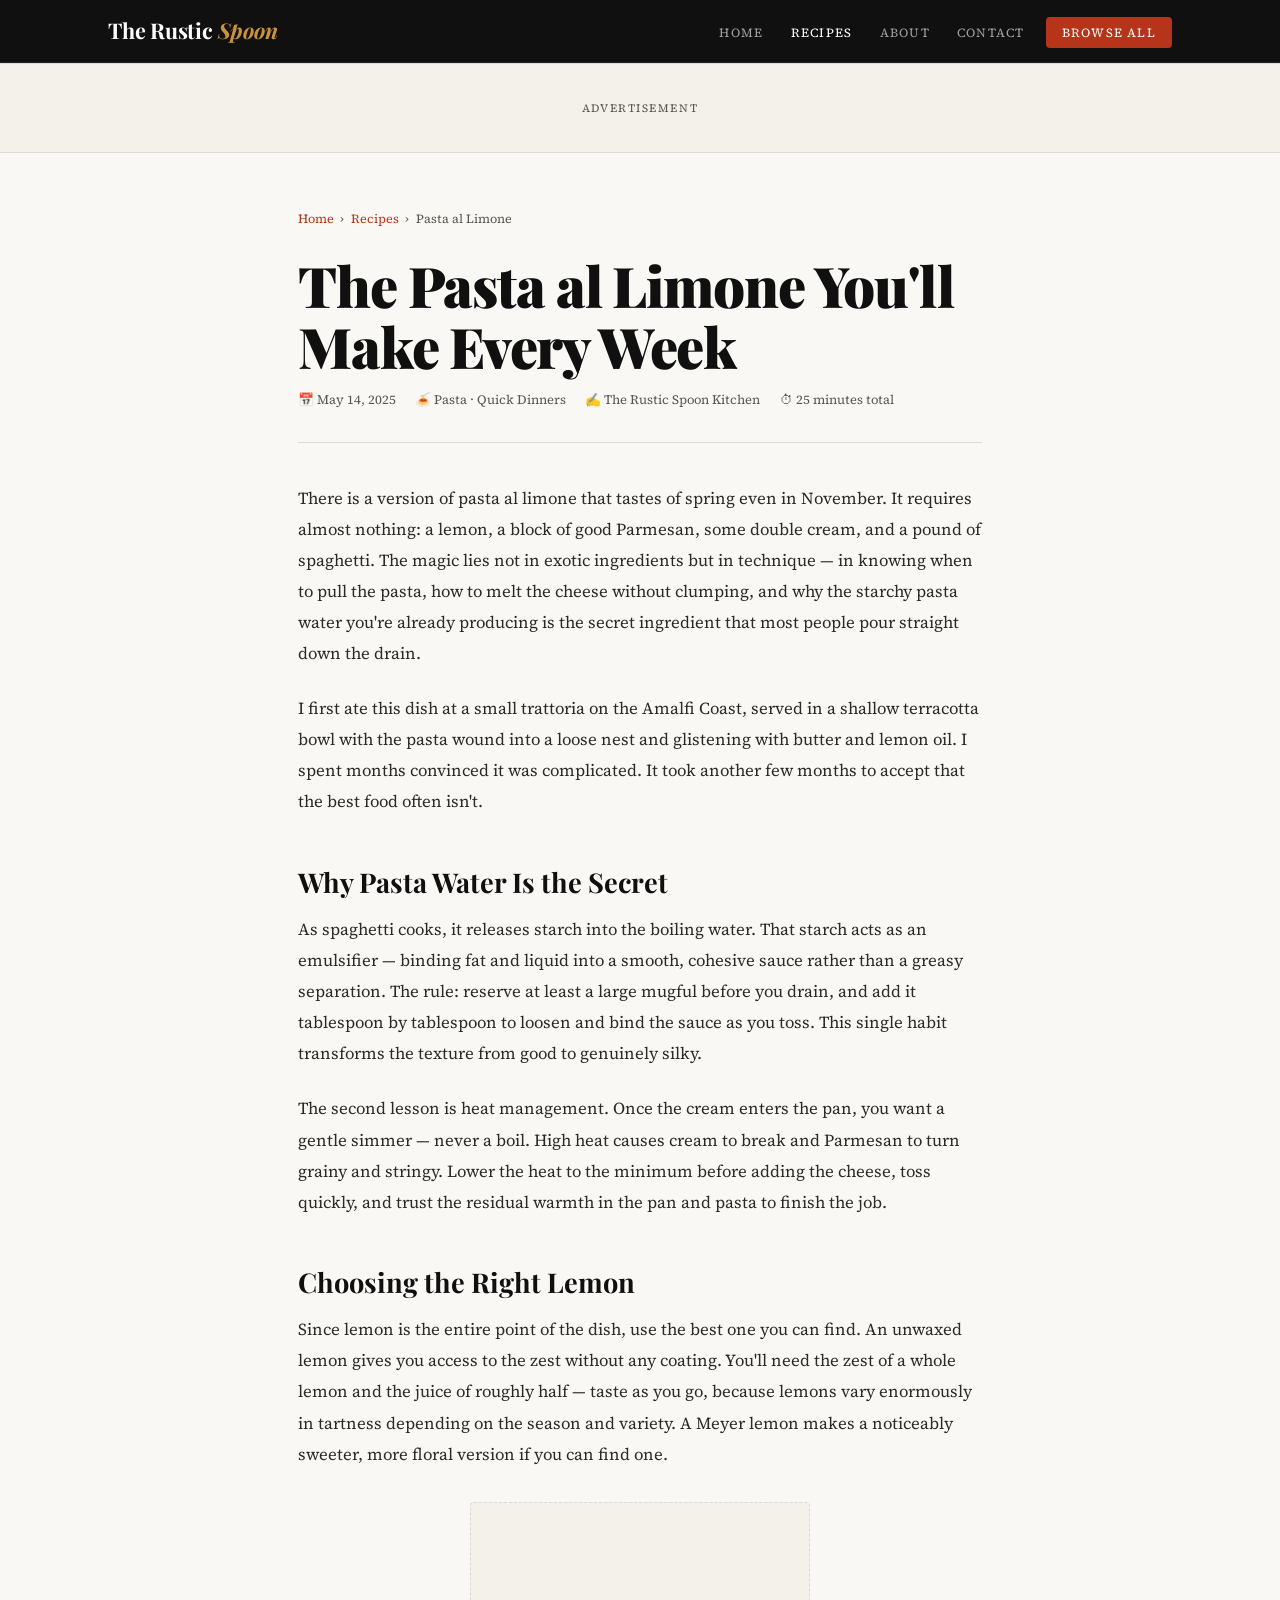
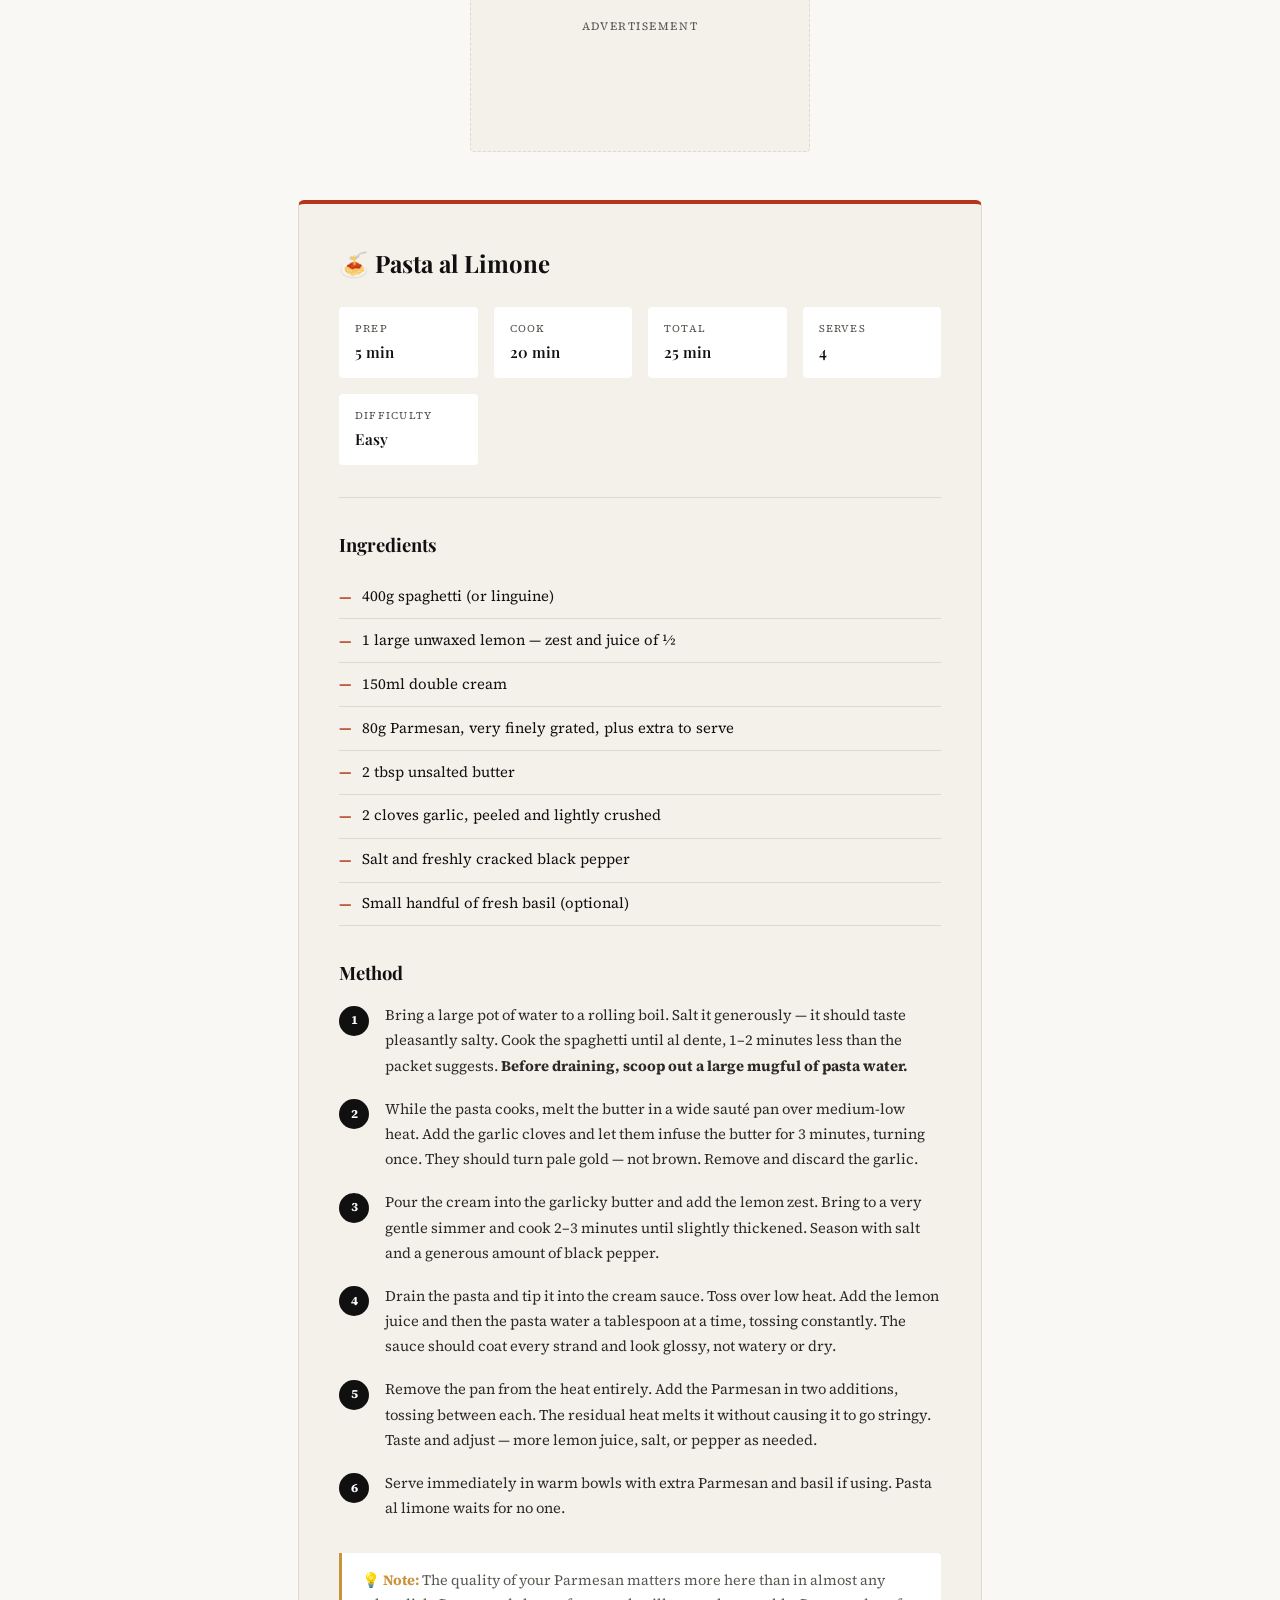
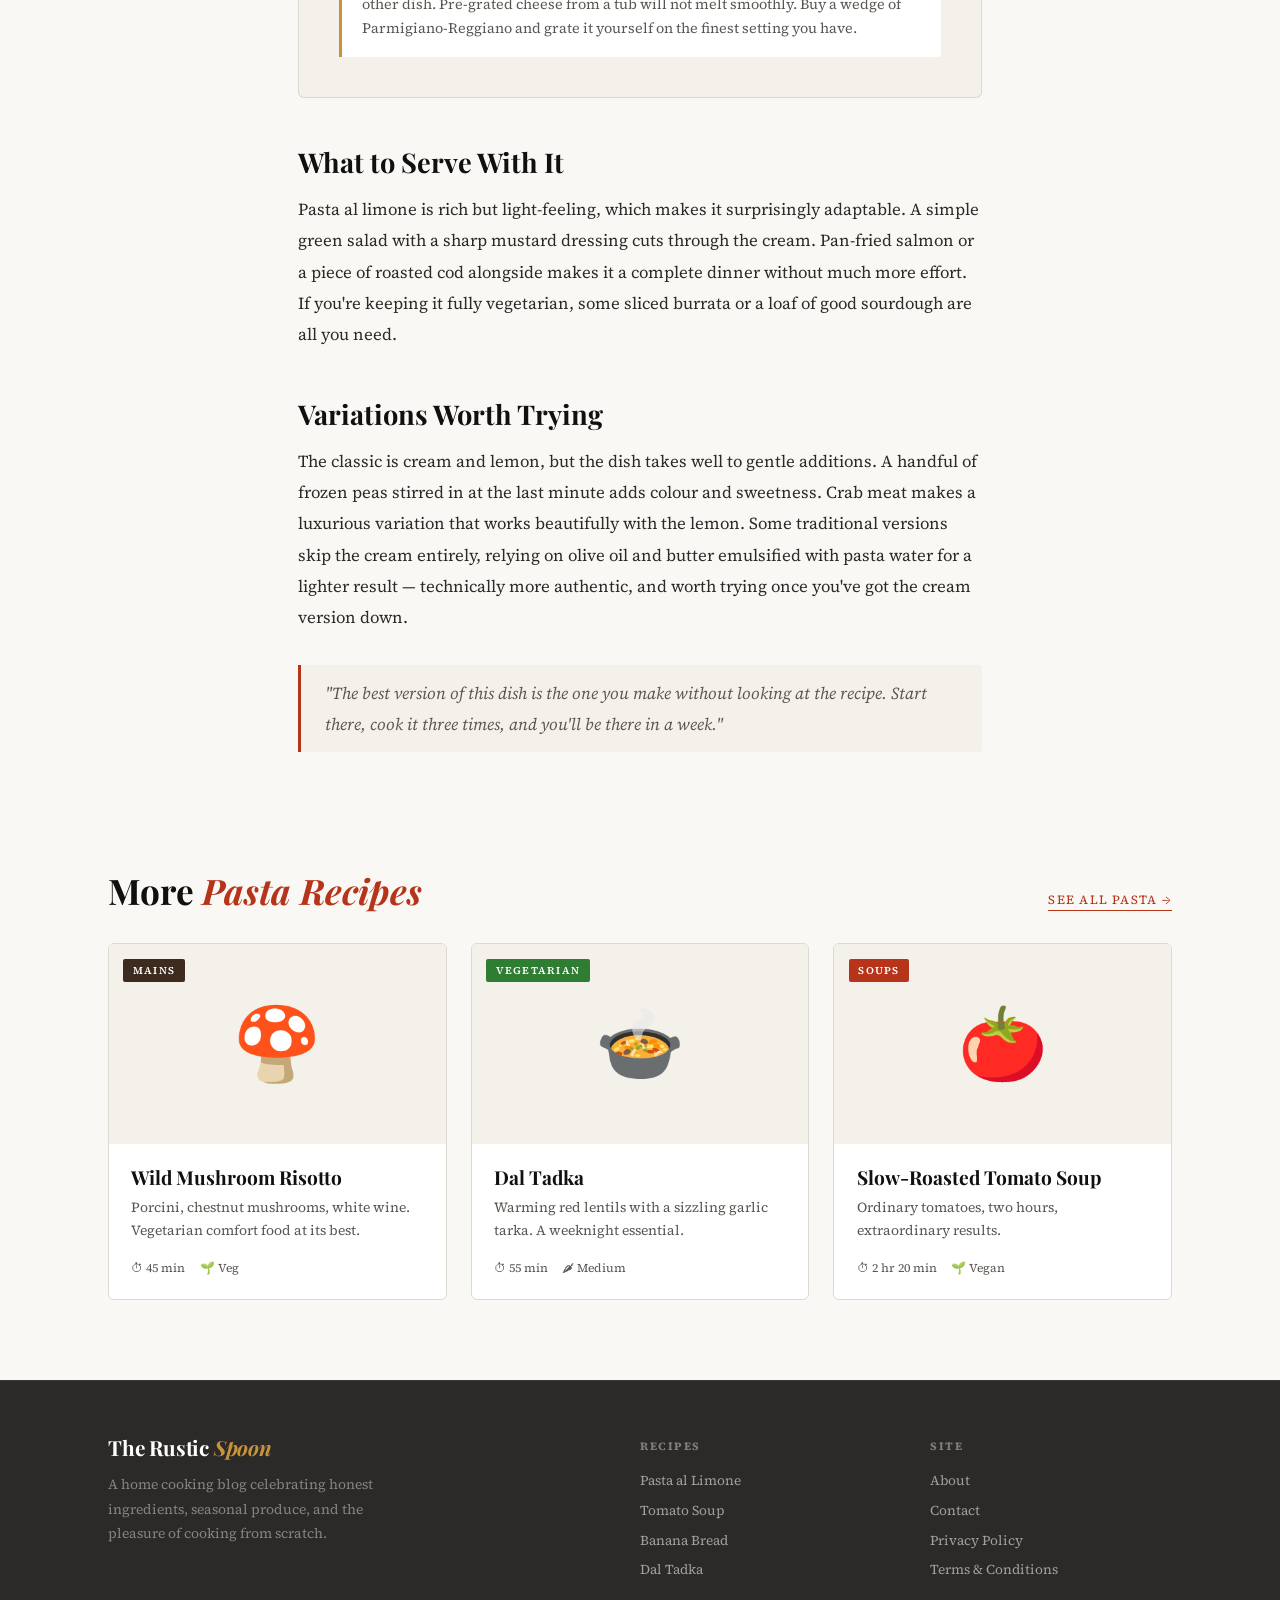
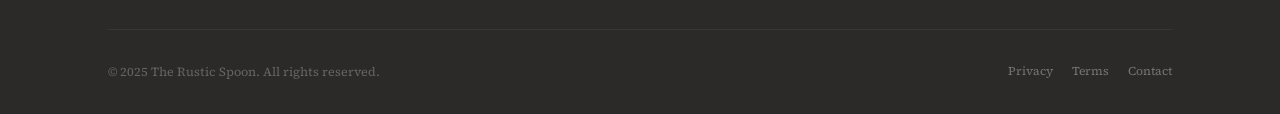
<file: blog/pasta-al-limone.html>
<!DOCTYPE html>
<html lang="en">
<head>
  <meta charset="UTF-8" />
  <meta name="viewport" content="width=device-width, initial-scale=1.0" />
  <title>Pasta al Limone — The Rustic Spoon</title>
  <meta name="description" content="The pasta al limone recipe worth memorising: silky spaghetti in a lemon-cream sauce with Parmesan, ready in 25 minutes. Technique explained, shortcuts avoided." />
  <meta property="og:title" content="Pasta al Limone — The Rustic Spoon" />
  <meta property="og:description" content="Silky spaghetti in a lemon-cream-Parmesan sauce. Ready in 25 minutes." />
  <meta property="og:type" content="article" />
  <link rel="canonical" href="https://therusticspoon.com/blog/pasta-al-limone.html" />
  <link rel="icon" href="/favicon.svg" type="image/svg+xml" />
  <link rel="preconnect" href="https://fonts.googleapis.com" />
  <link rel="stylesheet" href="../style.css" />
  <script type="application/ld+json">
  {
    "@context": "https://schema.org/",
    "@type": "Recipe",
    "name": "Pasta al Limone",
    "author": { "@type": "Organization", "name": "The Rustic Spoon" },
    "datePublished": "2025-05-14",
    "description": "Silky spaghetti in a lemon-cream-Parmesan sauce. A quick, elegant weeknight dinner.",
    "prepTime": "PT5M",
    "cookTime": "PT20M",
    "totalTime": "PT25M",
    "recipeYield": "4 servings",
    "recipeCategory": "Main Course",
    "recipeCuisine": "Italian",
    "keywords": "pasta al limone, lemon pasta, quick pasta, weeknight dinner",
    "recipeIngredient": [
      "400g spaghetti","1 large unwaxed lemon","150ml double cream","80g Parmesan, finely grated",
      "2 tbsp unsalted butter","2 cloves garlic","Salt and black pepper","Fresh basil (optional)"
    ]
  }
  </script>
</head>
<body>

<header class="site-header" role="banner">
  <nav class="nav-wrap" aria-label="Main navigation">
    <a href="../index.html" class="site-logo">The Rustic <em>Spoon</em></a>
    <button class="nav-burger" id="navBurger" aria-label="Toggle navigation" onclick="toggleNav()">
      <span></span><span></span><span></span>
    </button>
    <ul class="nav-links" id="navLinks" role="list">
      <li><a href="../index.html">Home</a></li>
      <li><a href="index.html" class="active">Recipes</a></li>
      <li><a href="../about/index.html">About</a></li>
      <li><a href="../contact/index.html">Contact</a></li>
      <li><a href="index.html" class="nav-cta">Browse All</a></li>
    </ul>
  </nav>
</header>

<main>
  <div class="ad-slot ad-leaderboard" aria-label="Advertisement">
    <!-- AdSense leaderboard -->
    <span>Advertisement</span>
  </div>

  <article class="article-grid">

    <nav class="breadcrumb" aria-label="Breadcrumb">
      <a href="../index.html">Home</a>
      <span aria-hidden="true">›</span>
      <a href="index.html">Recipes</a>
      <span aria-hidden="true">›</span>
      <span>Pasta al Limone</span>
    </nav>

    <header class="article-header">
      <h1>The Pasta al Limone You'll Make Every Week</h1>
      <div class="article-byline">
        <span>📅 May 14, 2025</span>
        <span>🍝 Pasta &middot; Quick Dinners</span>
        <span>✍️ The Rustic Spoon Kitchen</span>
        <span>⏱ 25 minutes total</span>
      </div>
    </header>

    <div class="article-body">
      <p>There is a version of pasta al limone that tastes of spring even in November. It requires almost nothing: a lemon, a block of good Parmesan, some double cream, and a pound of spaghetti. The magic lies not in exotic ingredients but in technique — in knowing when to pull the pasta, how to melt the cheese without clumping, and why the starchy pasta water you're already producing is the secret ingredient that most people pour straight down the drain.</p>

      <p>I first ate this dish at a small trattoria on the Amalfi Coast, served in a shallow terracotta bowl with the pasta wound into a loose nest and glistening with butter and lemon oil. I spent months convinced it was complicated. It took another few months to accept that the best food often isn't.</p>

      <h2>Why Pasta Water Is the Secret</h2>
      <p>As spaghetti cooks, it releases starch into the boiling water. That starch acts as an emulsifier — binding fat and liquid into a smooth, cohesive sauce rather than a greasy separation. The rule: reserve at least a large mugful before you drain, and add it tablespoon by tablespoon to loosen and bind the sauce as you toss. This single habit transforms the texture from good to genuinely silky.</p>

      <p>The second lesson is heat management. Once the cream enters the pan, you want a gentle simmer — never a boil. High heat causes cream to break and Parmesan to turn grainy and stringy. Lower the heat to the minimum before adding the cheese, toss quickly, and trust the residual warmth in the pan and pasta to finish the job.</p>

      <h2>Choosing the Right Lemon</h2>
      <p>Since lemon is the entire point of the dish, use the best one you can find. An unwaxed lemon gives you access to the zest without any coating. You'll need the zest of a whole lemon and the juice of roughly half — taste as you go, because lemons vary enormously in tartness depending on the season and variety. A Meyer lemon makes a noticeably sweeter, more floral version if you can find one.</p>
    </div>

    <!-- AD IN-ARTICLE -->
    <div class="ad-slot ad-rectangle" aria-label="Advertisement" style="margin:2rem auto">
      <!-- AdSense rectangle -->
      <span>Advertisement</span>
    </div>

    <!-- RECIPE BOX -->
    <div class="recipe-box" id="recipe">
      <div class="recipe-box-title">🍝 Pasta al Limone</div>
      <div class="recipe-stats">
        <div class="rs"><div class="rs-label">Prep</div><div class="rs-value">5 min</div></div>
        <div class="rs"><div class="rs-label">Cook</div><div class="rs-value">20 min</div></div>
        <div class="rs"><div class="rs-label">Total</div><div class="rs-value">25 min</div></div>
        <div class="rs"><div class="rs-label">Serves</div><div class="rs-value">4</div></div>
        <div class="rs"><div class="rs-label">Difficulty</div><div class="rs-value">Easy</div></div>
      </div>

      <h3>Ingredients</h3>
      <ul class="ing-list">
        <li>400g spaghetti (or linguine)</li>
        <li>1 large unwaxed lemon — zest and juice of ½</li>
        <li>150ml double cream</li>
        <li>80g Parmesan, very finely grated, plus extra to serve</li>
        <li>2 tbsp unsalted butter</li>
        <li>2 cloves garlic, peeled and lightly crushed</li>
        <li>Salt and freshly cracked black pepper</li>
        <li>Small handful of fresh basil (optional)</li>
      </ul>

      <h3>Method</h3>
      <ol class="step-list">
        <li>
          <div class="step-n">1</div>
          <div class="step-t">Bring a large pot of water to a rolling boil. Salt it generously — it should taste pleasantly salty. Cook the spaghetti until al dente, 1–2 minutes less than the packet suggests. <strong>Before draining, scoop out a large mugful of pasta water.</strong></div>
        </li>
        <li>
          <div class="step-n">2</div>
          <div class="step-t">While the pasta cooks, melt the butter in a wide sauté pan over medium-low heat. Add the garlic cloves and let them infuse the butter for 3 minutes, turning once. They should turn pale gold — not brown. Remove and discard the garlic.</div>
        </li>
        <li>
          <div class="step-n">3</div>
          <div class="step-t">Pour the cream into the garlicky butter and add the lemon zest. Bring to a very gentle simmer and cook 2–3 minutes until slightly thickened. Season with salt and a generous amount of black pepper.</div>
        </li>
        <li>
          <div class="step-n">4</div>
          <div class="step-t">Drain the pasta and tip it into the cream sauce. Toss over low heat. Add the lemon juice and then the pasta water a tablespoon at a time, tossing constantly. The sauce should coat every strand and look glossy, not watery or dry.</div>
        </li>
        <li>
          <div class="step-n">5</div>
          <div class="step-t">Remove the pan from the heat entirely. Add the Parmesan in two additions, tossing between each. The residual heat melts it without causing it to go stringy. Taste and adjust — more lemon juice, salt, or pepper as needed.</div>
        </li>
        <li>
          <div class="step-n">6</div>
          <div class="step-t">Serve immediately in warm bowls with extra Parmesan and basil if using. Pasta al limone waits for no one.</div>
        </li>
      </ol>

      <div class="recipe-note">
        <strong>💡 Note:</strong> The quality of your Parmesan matters more here than in almost any other dish. Pre-grated cheese from a tub will not melt smoothly. Buy a wedge of Parmigiano-Reggiano and grate it yourself on the finest setting you have.
      </div>
    </div>

    <div class="article-body">
      <h2>What to Serve With It</h2>
      <p>Pasta al limone is rich but light-feeling, which makes it surprisingly adaptable. A simple green salad with a sharp mustard dressing cuts through the cream. Pan-fried salmon or a piece of roasted cod alongside makes it a complete dinner without much more effort. If you're keeping it fully vegetarian, some sliced burrata or a loaf of good sourdough are all you need.</p>

      <h2>Variations Worth Trying</h2>
      <p>The classic is cream and lemon, but the dish takes well to gentle additions. A handful of frozen peas stirred in at the last minute adds colour and sweetness. Crab meat makes a luxurious variation that works beautifully with the lemon. Some traditional versions skip the cream entirely, relying on olive oil and butter emulsified with pasta water for a lighter result — technically more authentic, and worth trying once you've got the cream version down.</p>

      <blockquote>
        "The best version of this dish is the one you make without looking at the recipe. Start there, cook it three times, and you'll be there in a week."
      </blockquote>
    </div>

  </article>

  <!-- RELATED -->
  <section style="padding:2rem 0 5rem" aria-labelledby="related-heading">
    <div class="wrap">
      <div class="sec-head">
        <h2 id="related-heading">More <em>Pasta Recipes</em></h2>
        <a href="index.html?cat=pasta">See all pasta →</a>
      </div>
      <div class="recipe-grid">
        <article class="recipe-card">
          <a href="index.html"><div class="rc-thumb"><span>🍄</span><span class="rc-cat" style="background:#3d2b1f">Mains</span></div></a>
          <div class="rc-body">
            <h3><a href="index.html">Wild Mushroom Risotto</a></h3>
            <p>Porcini, chestnut mushrooms, white wine. Vegetarian comfort food at its best.</p>
            <div class="rc-meta"><span>⏱ 45 min</span><span>🌱 Veg</span></div>
          </div>
        </article>
        <article class="recipe-card">
          <a href="dal-tadka.html"><div class="rc-thumb"><span>🍲</span><span class="rc-cat" style="background:#2e7d32">Vegetarian</span></div></a>
          <div class="rc-body">
            <h3><a href="dal-tadka.html">Dal Tadka</a></h3>
            <p>Warming red lentils with a sizzling garlic tarka. A weeknight essential.</p>
            <div class="rc-meta"><span>⏱ 55 min</span><span>🌶 Medium</span></div>
          </div>
        </article>
        <article class="recipe-card">
          <a href="roasted-tomato-soup.html"><div class="rc-thumb"><span>🍅</span><span class="rc-cat" style="background:#b5341a">Soups</span></div></a>
          <div class="rc-body">
            <h3><a href="roasted-tomato-soup.html">Slow-Roasted Tomato Soup</a></h3>
            <p>Ordinary tomatoes, two hours, extraordinary results.</p>
            <div class="rc-meta"><span>⏱ 2 hr 20 min</span><span>🌱 Vegan</span></div>
          </div>
        </article>
      </div>
    </div>
  </section>
</main>

<footer class="site-footer" role="contentinfo">
  <div class="footer-inner">
    <div class="footer-grid">
      <div class="footer-brand">
        <a href="../index.html" class="site-logo">The Rustic <em>Spoon</em></a>
        <p>A home cooking blog celebrating honest ingredients, seasonal produce, and the pleasure of cooking from scratch.</p>
      </div>
      <div class="footer-col">
        <h4>Recipes</h4>
        <a href="/blog/pasta-al-limone.html">Pasta al Limone</a>
        <a href="/blog/roasted-tomato-soup.html">Tomato Soup</a>
        <a href="/blog/brown-butter-banana-bread.html">Banana Bread</a>
        <a href="/blog/dal-tadka.html">Dal Tadka</a>
      </div>
      <div class="footer-col">
        <h4>Site</h4>
        <a href="../about/index.html">About</a>
        <a href="../contact/index.html">Contact</a>
        <a href="../privacy/index.html">Privacy Policy</a>
        <a href="../terms/index.html">Terms &amp; Conditions</a>
      </div>
    </div>
    <div class="footer-bottom">
      <p>&copy; 2025 The Rustic Spoon. All rights reserved.</p>
      <nav><a href="../privacy/index.html">Privacy</a><a href="../terms/index.html">Terms</a><a href="../contact/index.html">Contact</a></nav>
    </div>
  </div>
</footer>

<script src="../main.js"></script>
</body>
</html>
</file>
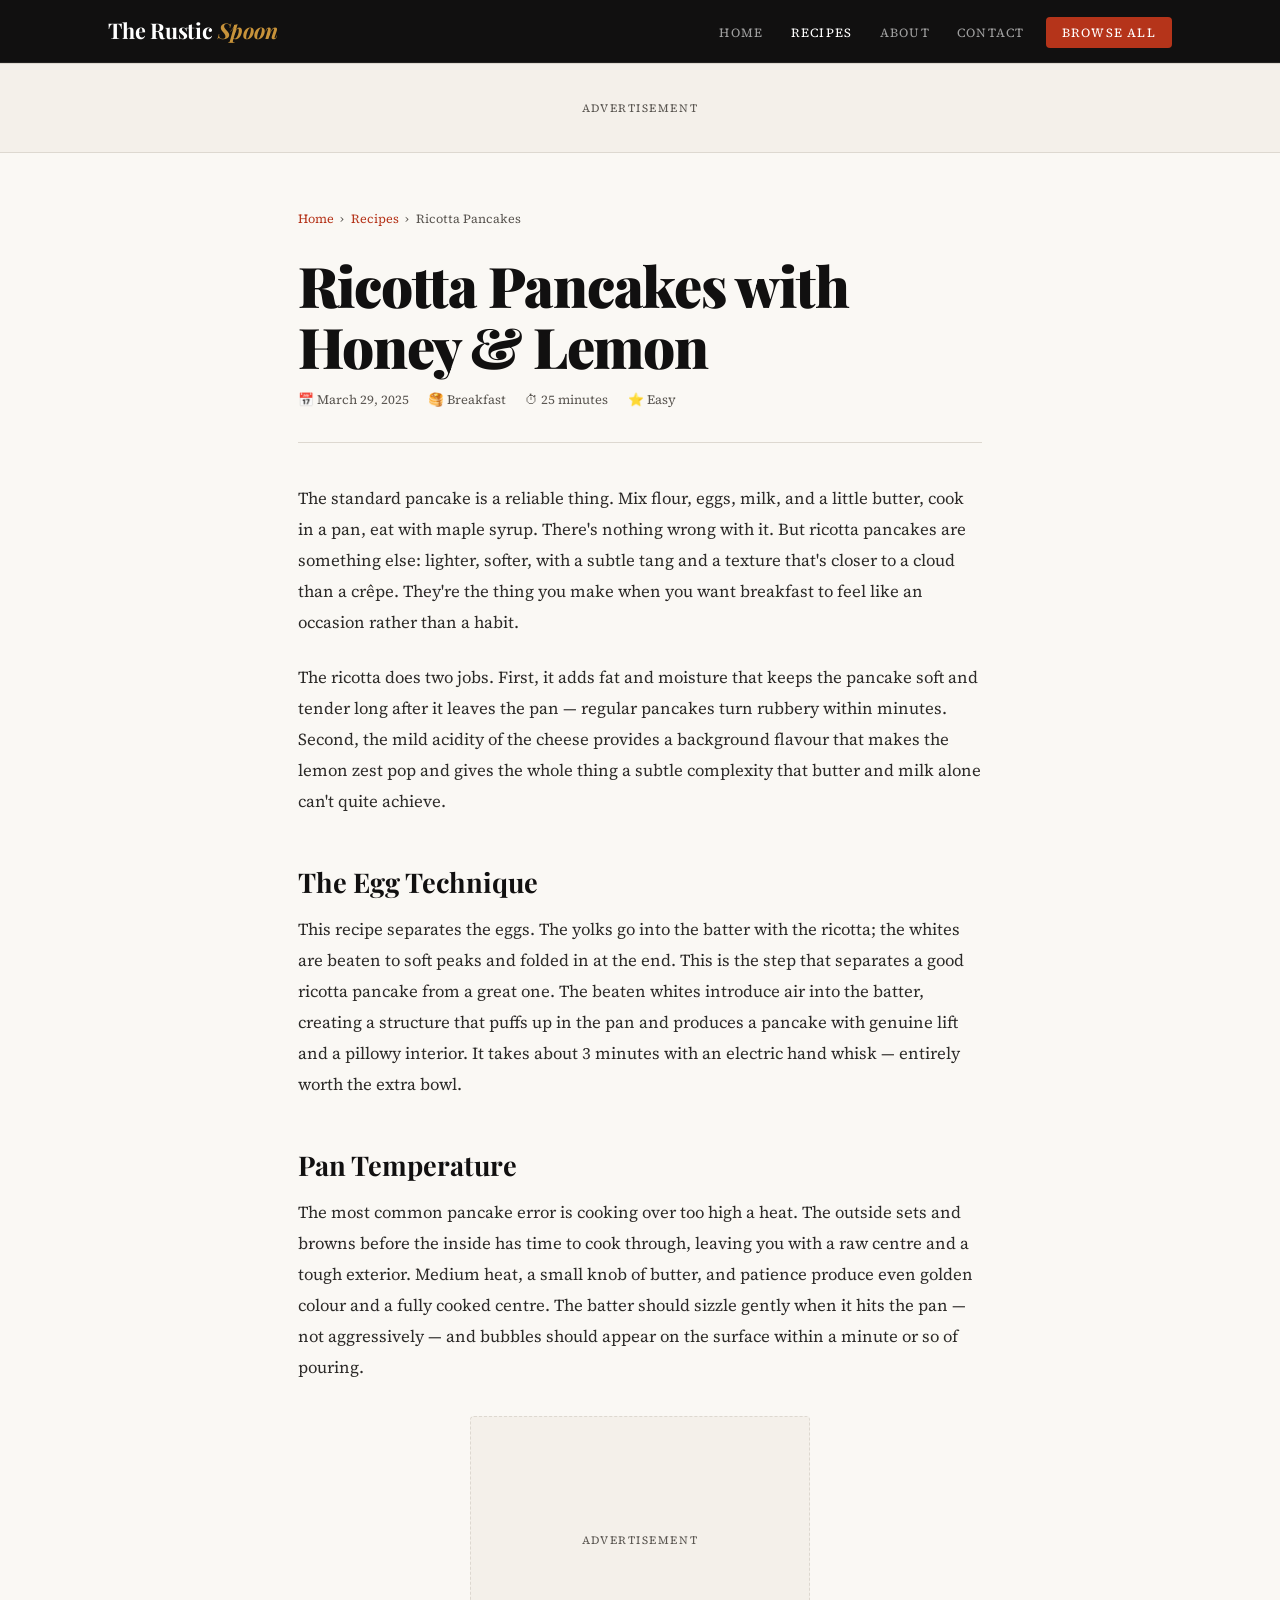
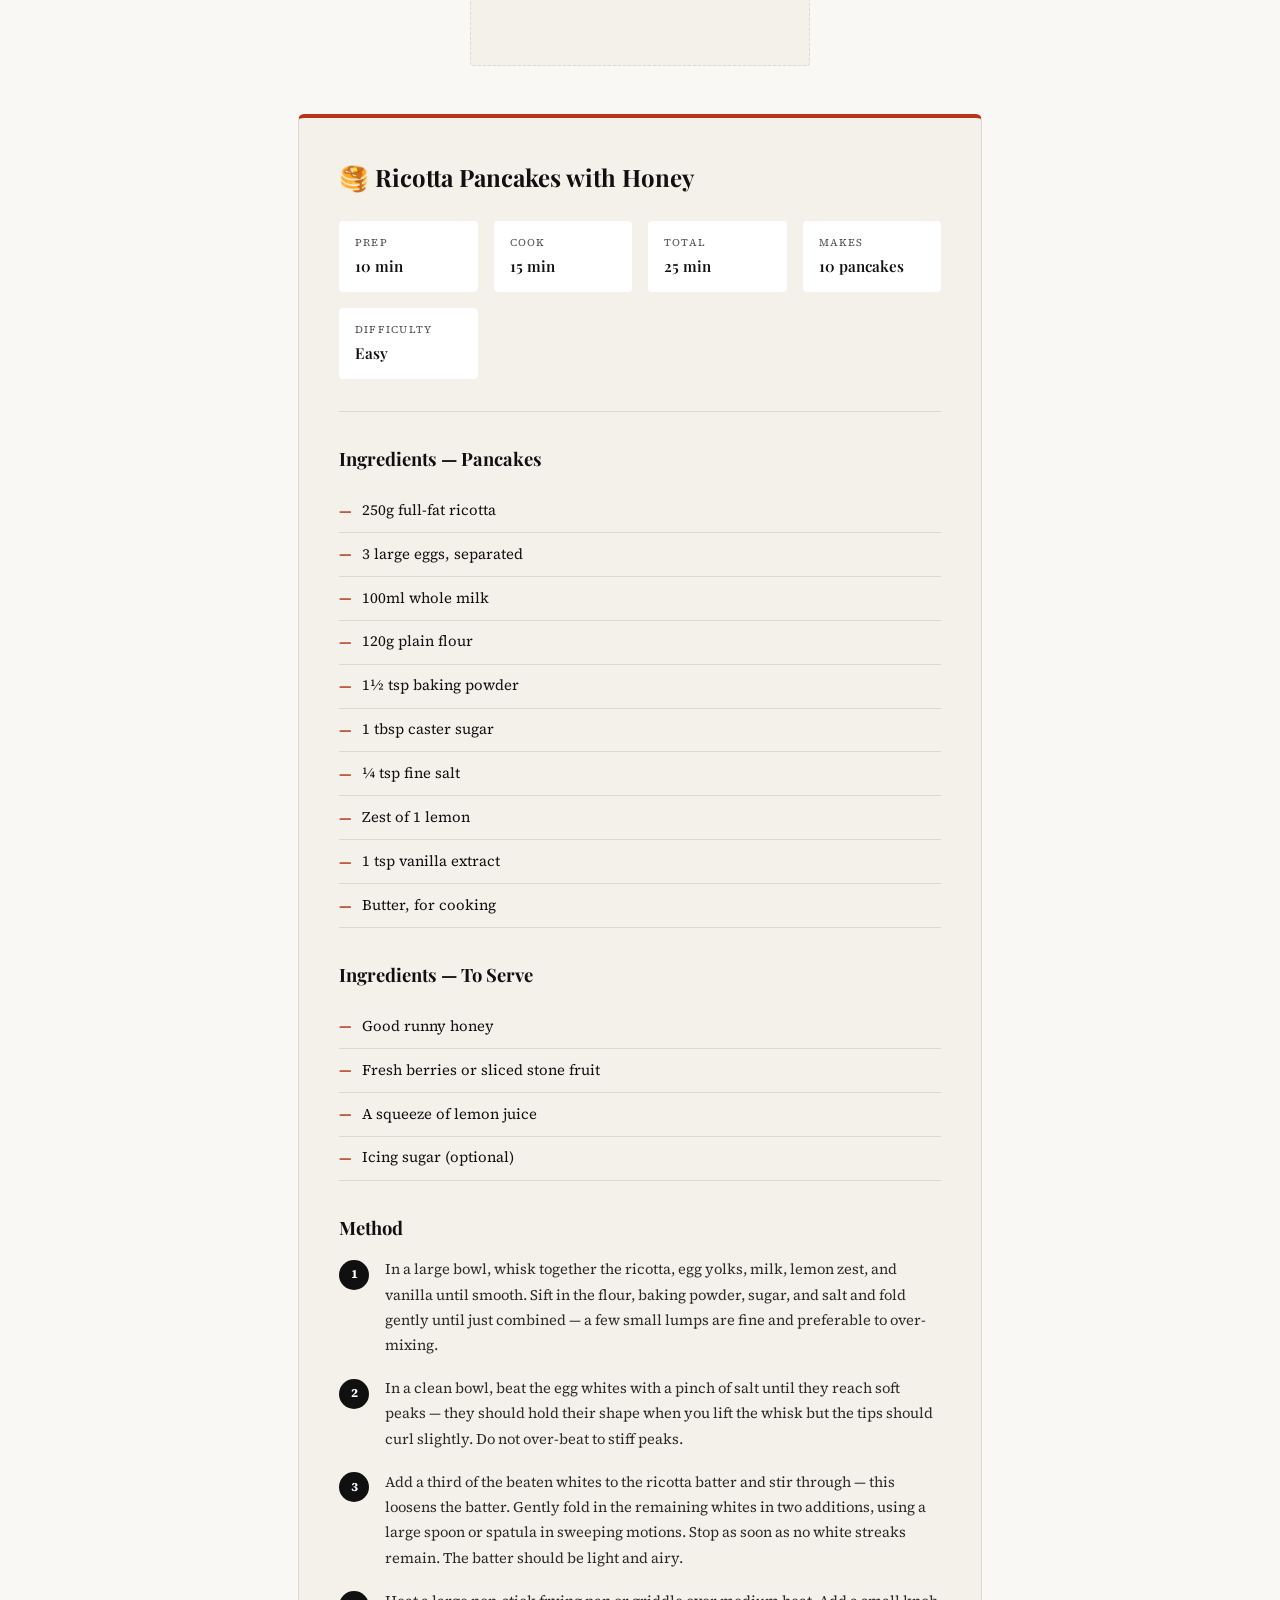
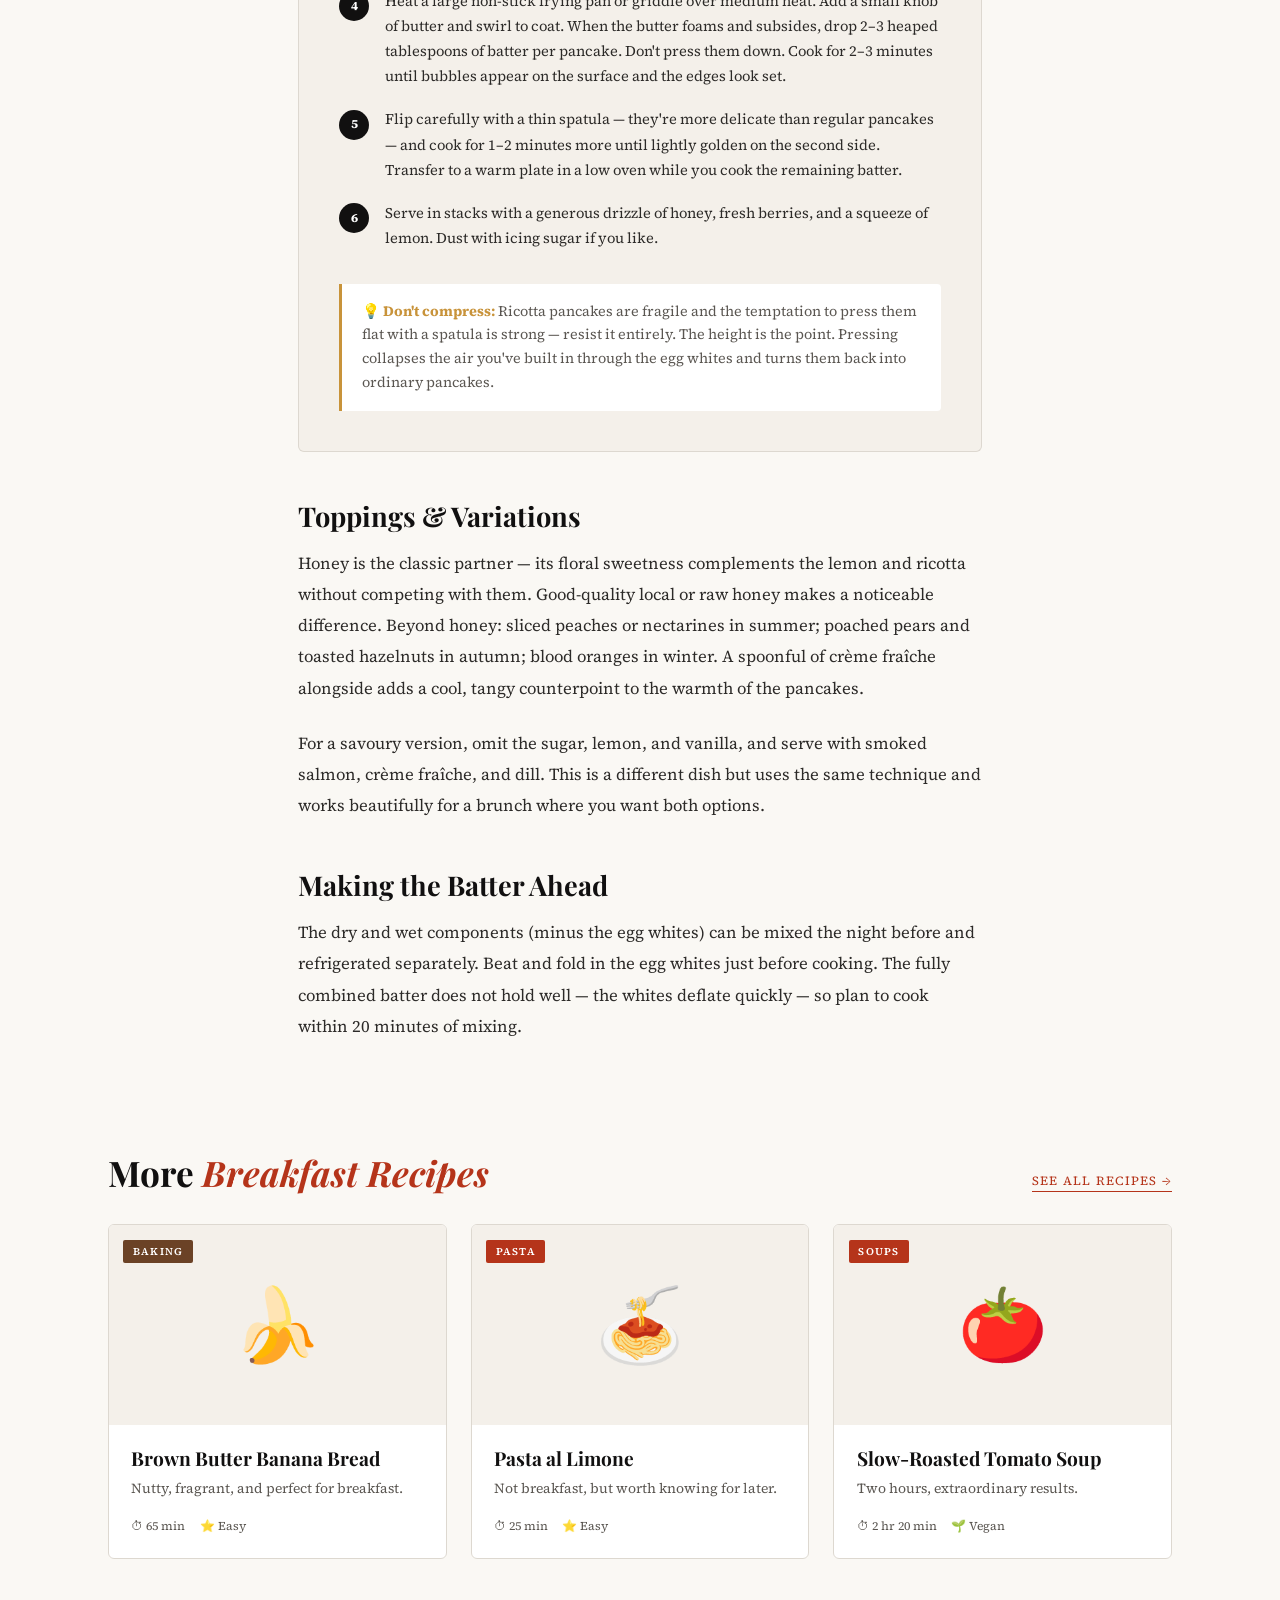
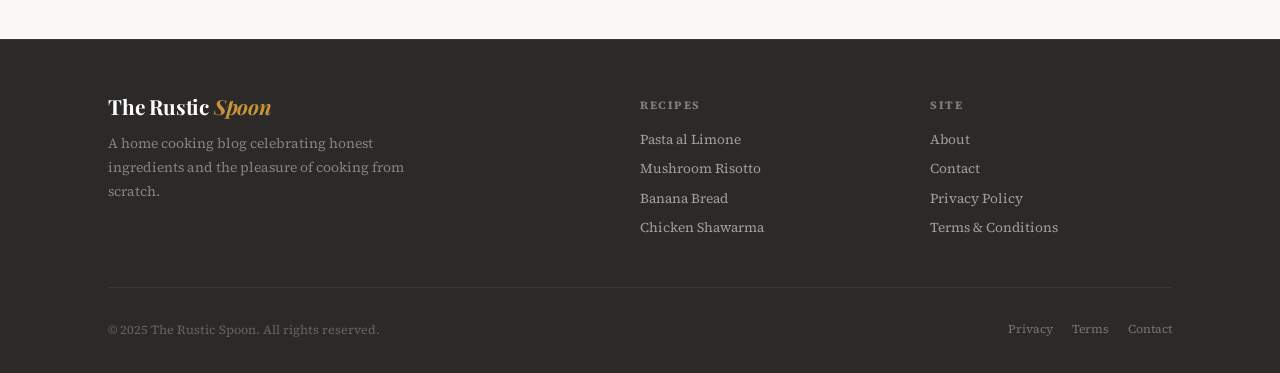
<file: blog/ricotta-pancakes.html>
<!DOCTYPE html>
<html lang="en">
<head>
  <meta charset="UTF-8" />
  <meta name="viewport" content="width=device-width, initial-scale=1.0" />
  <title>Ricotta Pancakes with Honey — The Rustic Spoon</title>
  <meta name="description" content="Light, cloud-soft ricotta pancakes with honey and lemon zest — the weekend breakfast that converts pancake sceptics. Ready in 25 minutes." />
  <meta property="og:title" content="Ricotta Pancakes with Honey — The Rustic Spoon" />
  <meta property="og:type" content="article" />
  <link rel="canonical" href="https://therusticspoon.com/blog/ricotta-pancakes.html" />
  <link rel="icon" href="/favicon.svg" type="image/svg+xml" />
  <link rel="preconnect" href="https://fonts.googleapis.com" />
  <link rel="stylesheet" href="../style.css" />
  <script type="application/ld+json">
  {
    "@context": "https://schema.org/",
    "@type": "Recipe",
    "name": "Ricotta Pancakes with Honey",
    "author": { "@type": "Organization", "name": "The Rustic Spoon" },
    "datePublished": "2025-03-29",
    "description": "Light, fluffy ricotta pancakes served with honey and lemon. The weekend breakfast upgrade.",
    "prepTime": "PT10M",
    "cookTime": "PT15M",
    "totalTime": "PT25M",
    "recipeYield": "10 pancakes",
    "recipeCategory": "Breakfast",
    "keywords": "ricotta pancakes, fluffy pancakes, breakfast, weekend brunch"
  }
  </script>
</head>
<body>

<header class="site-header" role="banner">
  <nav class="nav-wrap" aria-label="Main navigation">
    <a href="../index.html" class="site-logo">The Rustic <em>Spoon</em></a>
    <button class="nav-burger" id="navBurger" aria-label="Toggle navigation" onclick="toggleNav()">
      <span></span><span></span><span></span>
    </button>
    <ul class="nav-links" id="navLinks" role="list">
      <li><a href="../index.html">Home</a></li>
      <li><a href="index.html" class="active">Recipes</a></li>
      <li><a href="../about/index.html">About</a></li>
      <li><a href="../contact/index.html">Contact</a></li>
      <li><a href="index.html" class="nav-cta">Browse All</a></li>
    </ul>
  </nav>
</header>

<main>
  <div class="ad-slot ad-leaderboard" aria-label="Advertisement"><span>Advertisement</span></div>

  <article class="article-grid">
    <nav class="breadcrumb" aria-label="Breadcrumb">
      <a href="../index.html">Home</a><span>›</span><a href="index.html">Recipes</a><span>›</span><span>Ricotta Pancakes</span>
    </nav>

    <header class="article-header">
      <h1>Ricotta Pancakes with Honey &amp; Lemon</h1>
      <div class="article-byline">
        <span>📅 March 29, 2025</span>
        <span>🥞 Breakfast</span>
        <span>⏱ 25 minutes</span>
        <span>⭐ Easy</span>
      </div>
    </header>

    <div class="article-body">
      <p>The standard pancake is a reliable thing. Mix flour, eggs, milk, and a little butter, cook in a pan, eat with maple syrup. There's nothing wrong with it. But ricotta pancakes are something else: lighter, softer, with a subtle tang and a texture that's closer to a cloud than a crêpe. They're the thing you make when you want breakfast to feel like an occasion rather than a habit.</p>

      <p>The ricotta does two jobs. First, it adds fat and moisture that keeps the pancake soft and tender long after it leaves the pan — regular pancakes turn rubbery within minutes. Second, the mild acidity of the cheese provides a background flavour that makes the lemon zest pop and gives the whole thing a subtle complexity that butter and milk alone can't quite achieve.</p>

      <h2>The Egg Technique</h2>
      <p>This recipe separates the eggs. The yolks go into the batter with the ricotta; the whites are beaten to soft peaks and folded in at the end. This is the step that separates a good ricotta pancake from a great one. The beaten whites introduce air into the batter, creating a structure that puffs up in the pan and produces a pancake with genuine lift and a pillowy interior. It takes about 3 minutes with an electric hand whisk — entirely worth the extra bowl.</p>

      <h2>Pan Temperature</h2>
      <p>The most common pancake error is cooking over too high a heat. The outside sets and browns before the inside has time to cook through, leaving you with a raw centre and a tough exterior. Medium heat, a small knob of butter, and patience produce even golden colour and a fully cooked centre. The batter should sizzle gently when it hits the pan — not aggressively — and bubbles should appear on the surface within a minute or so of pouring.</p>
    </div>

    <div class="ad-slot ad-rectangle" aria-label="Advertisement" style="margin:2rem auto"><span>Advertisement</span></div>

    <div class="recipe-box" id="recipe">
      <div class="recipe-box-title">🥞 Ricotta Pancakes with Honey</div>
      <div class="recipe-stats">
        <div class="rs"><div class="rs-label">Prep</div><div class="rs-value">10 min</div></div>
        <div class="rs"><div class="rs-label">Cook</div><div class="rs-value">15 min</div></div>
        <div class="rs"><div class="rs-label">Total</div><div class="rs-value">25 min</div></div>
        <div class="rs"><div class="rs-label">Makes</div><div class="rs-value">10 pancakes</div></div>
        <div class="rs"><div class="rs-label">Difficulty</div><div class="rs-value">Easy</div></div>
      </div>

      <h3>Ingredients — Pancakes</h3>
      <ul class="ing-list">
        <li>250g full-fat ricotta</li>
        <li>3 large eggs, separated</li>
        <li>100ml whole milk</li>
        <li>120g plain flour</li>
        <li>1½ tsp baking powder</li>
        <li>1 tbsp caster sugar</li>
        <li>¼ tsp fine salt</li>
        <li>Zest of 1 lemon</li>
        <li>1 tsp vanilla extract</li>
        <li>Butter, for cooking</li>
      </ul>

      <h3>Ingredients — To Serve</h3>
      <ul class="ing-list">
        <li>Good runny honey</li>
        <li>Fresh berries or sliced stone fruit</li>
        <li>A squeeze of lemon juice</li>
        <li>Icing sugar (optional)</li>
      </ul>

      <h3>Method</h3>
      <ol class="step-list">
        <li>
          <div class="step-n">1</div>
          <div class="step-t">In a large bowl, whisk together the ricotta, egg yolks, milk, lemon zest, and vanilla until smooth. Sift in the flour, baking powder, sugar, and salt and fold gently until just combined — a few small lumps are fine and preferable to over-mixing.</div>
        </li>
        <li>
          <div class="step-n">2</div>
          <div class="step-t">In a clean bowl, beat the egg whites with a pinch of salt until they reach soft peaks — they should hold their shape when you lift the whisk but the tips should curl slightly. Do not over-beat to stiff peaks.</div>
        </li>
        <li>
          <div class="step-n">3</div>
          <div class="step-t">Add a third of the beaten whites to the ricotta batter and stir through — this loosens the batter. Gently fold in the remaining whites in two additions, using a large spoon or spatula in sweeping motions. Stop as soon as no white streaks remain. The batter should be light and airy.</div>
        </li>
        <li>
          <div class="step-n">4</div>
          <div class="step-t">Heat a large non-stick frying pan or griddle over medium heat. Add a small knob of butter and swirl to coat. When the butter foams and subsides, drop 2–3 heaped tablespoons of batter per pancake. Don't press them down. Cook for 2–3 minutes until bubbles appear on the surface and the edges look set.</div>
        </li>
        <li>
          <div class="step-n">5</div>
          <div class="step-t">Flip carefully with a thin spatula — they're more delicate than regular pancakes — and cook for 1–2 minutes more until lightly golden on the second side. Transfer to a warm plate in a low oven while you cook the remaining batter.</div>
        </li>
        <li>
          <div class="step-n">6</div>
          <div class="step-t">Serve in stacks with a generous drizzle of honey, fresh berries, and a squeeze of lemon. Dust with icing sugar if you like.</div>
        </li>
      </ol>

      <div class="recipe-note">
        <strong>💡 Don't compress:</strong> Ricotta pancakes are fragile and the temptation to press them flat with a spatula is strong — resist it entirely. The height is the point. Pressing collapses the air you've built in through the egg whites and turns them back into ordinary pancakes.
      </div>
    </div>

    <div class="article-body">
      <h2>Toppings &amp; Variations</h2>
      <p>Honey is the classic partner — its floral sweetness complements the lemon and ricotta without competing with them. Good-quality local or raw honey makes a noticeable difference. Beyond honey: sliced peaches or nectarines in summer; poached pears and toasted hazelnuts in autumn; blood oranges in winter. A spoonful of crème fraîche alongside adds a cool, tangy counterpoint to the warmth of the pancakes.</p>

      <p>For a savoury version, omit the sugar, lemon, and vanilla, and serve with smoked salmon, crème fraîche, and dill. This is a different dish but uses the same technique and works beautifully for a brunch where you want both options.</p>

      <h2>Making the Batter Ahead</h2>
      <p>The dry and wet components (minus the egg whites) can be mixed the night before and refrigerated separately. Beat and fold in the egg whites just before cooking. The fully combined batter does not hold well — the whites deflate quickly — so plan to cook within 20 minutes of mixing.</p>
    </div>
  </article>

  <section style="padding:2rem 0 5rem" aria-labelledby="related-heading">
    <div class="wrap">
      <div class="sec-head">
        <h2 id="related-heading">More <em>Breakfast Recipes</em></h2>
        <a href="index.html">See all recipes →</a>
      </div>
      <div class="recipe-grid">
        <article class="recipe-card">
          <a href="brown-butter-banana-bread.html"><div class="rc-thumb"><span>🍌</span><span class="rc-cat" style="background:#6b4226">Baking</span></div></a>
          <div class="rc-body"><h3><a href="brown-butter-banana-bread.html">Brown Butter Banana Bread</a></h3><p>Nutty, fragrant, and perfect for breakfast.</p><div class="rc-meta"><span>⏱ 65 min</span><span>⭐ Easy</span></div></div>
        </article>
        <article class="recipe-card">
          <a href="pasta-al-limone.html"><div class="rc-thumb"><span>🍝</span><span class="rc-cat" style="background:#b5341a">Pasta</span></div></a>
          <div class="rc-body"><h3><a href="pasta-al-limone.html">Pasta al Limone</a></h3><p>Not breakfast, but worth knowing for later.</p><div class="rc-meta"><span>⏱ 25 min</span><span>⭐ Easy</span></div></div>
        </article>
        <article class="recipe-card">
          <a href="roasted-tomato-soup.html"><div class="rc-thumb"><span>🍅</span><span class="rc-cat" style="background:#b5341a">Soups</span></div></a>
          <div class="rc-body"><h3><a href="roasted-tomato-soup.html">Slow-Roasted Tomato Soup</a></h3><p>Two hours, extraordinary results.</p><div class="rc-meta"><span>⏱ 2 hr 20 min</span><span>🌱 Vegan</span></div></div>
        </article>
      </div>
    </div>
  </section>
</main>

<footer class="site-footer" role="contentinfo">
  <div class="footer-inner">
    <div class="footer-grid">
      <div class="footer-brand">
        <a href="../index.html" class="site-logo">The Rustic <em>Spoon</em></a>
        <p>A home cooking blog celebrating honest ingredients and the pleasure of cooking from scratch.</p>
      </div>
      <div class="footer-col">
        <h4>Recipes</h4>
        <a href="pasta-al-limone.html">Pasta al Limone</a>
        <a href="mushroom-risotto.html">Mushroom Risotto</a>
        <a href="brown-butter-banana-bread.html">Banana Bread</a>
        <a href="chicken-shawarma.html">Chicken Shawarma</a>
      </div>
      <div class="footer-col">
        <h4>Site</h4>
        <a href="../about/index.html">About</a>
        <a href="../contact/index.html">Contact</a>
        <a href="../privacy/index.html">Privacy Policy</a>
        <a href="../terms/index.html">Terms &amp; Conditions</a>
      </div>
    </div>
    <div class="footer-bottom">
      <p>&copy; 2025 The Rustic Spoon. All rights reserved.</p>
      <nav><a href="../privacy/index.html">Privacy</a><a href="../terms/index.html">Terms</a><a href="../contact/index.html">Contact</a></nav>
    </div>
  </div>
</footer>

<script src="../main.js"></script>
</body>
</html>
</file>
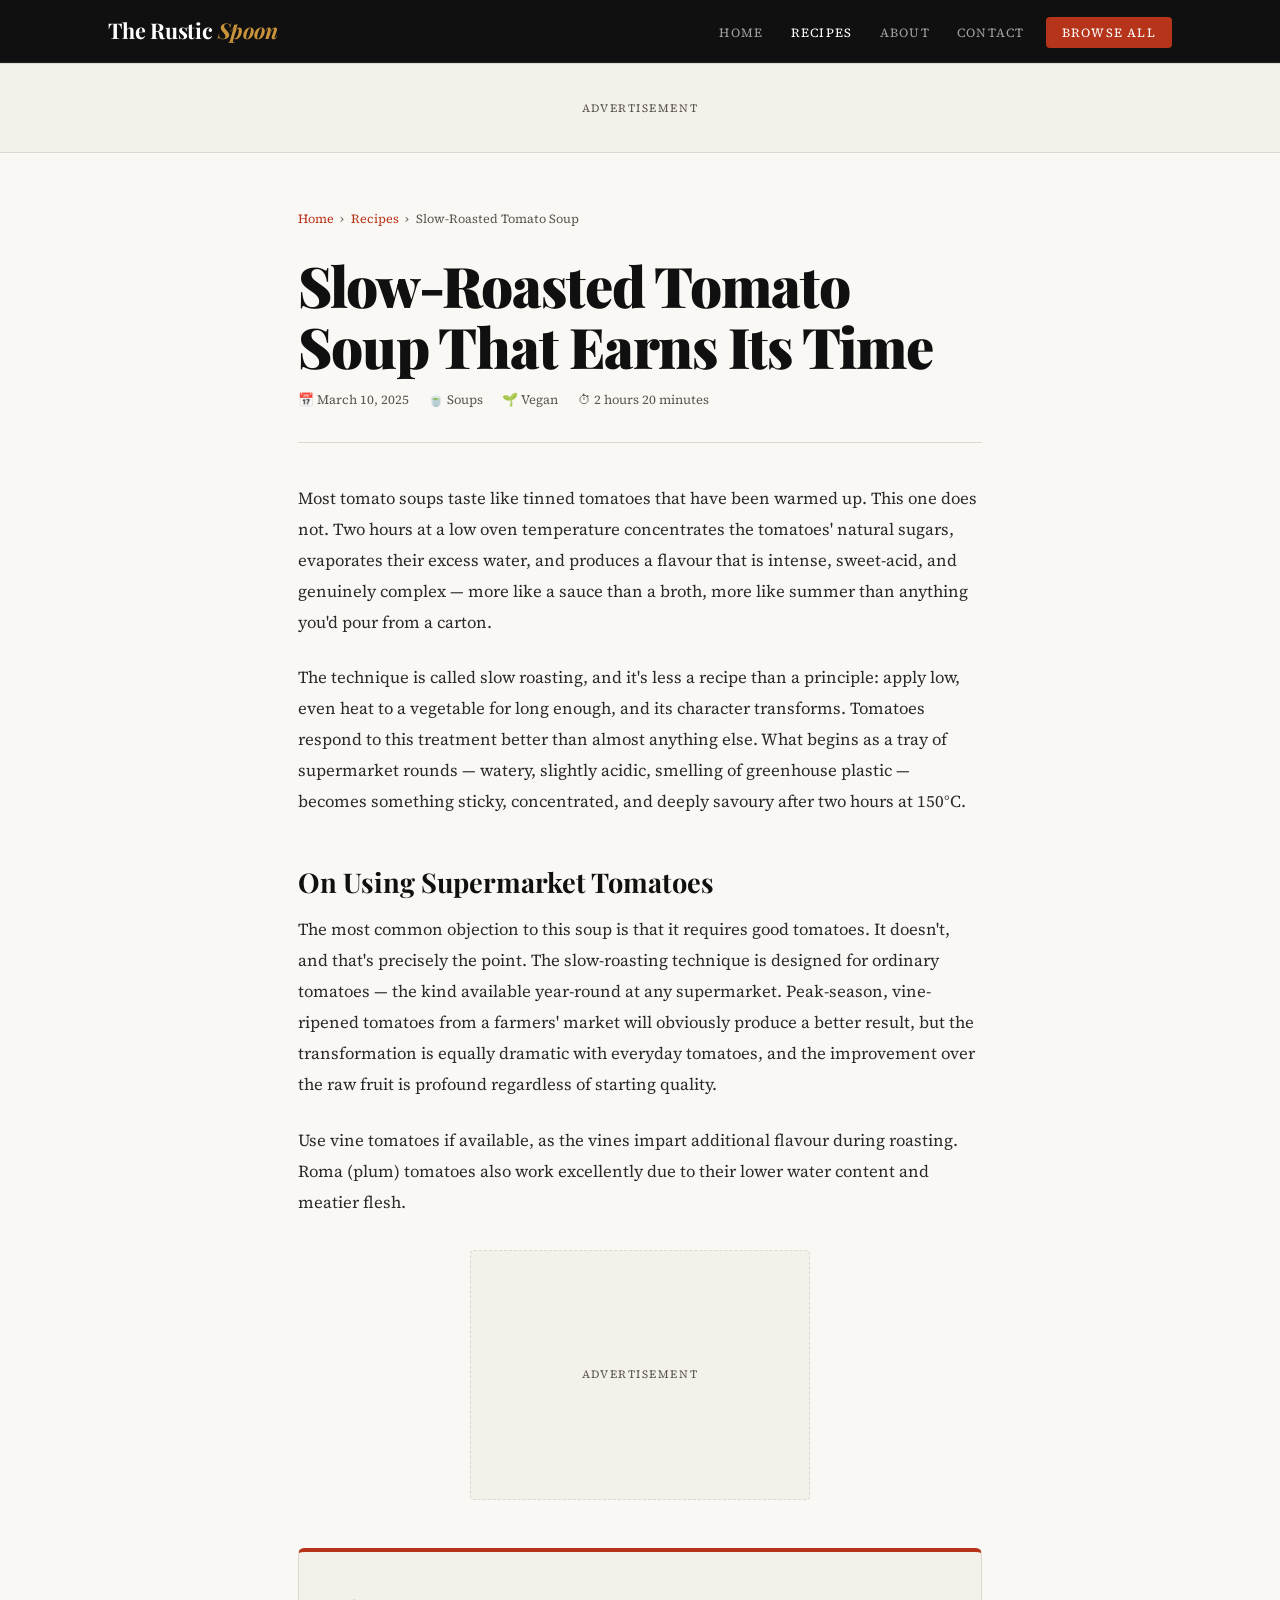
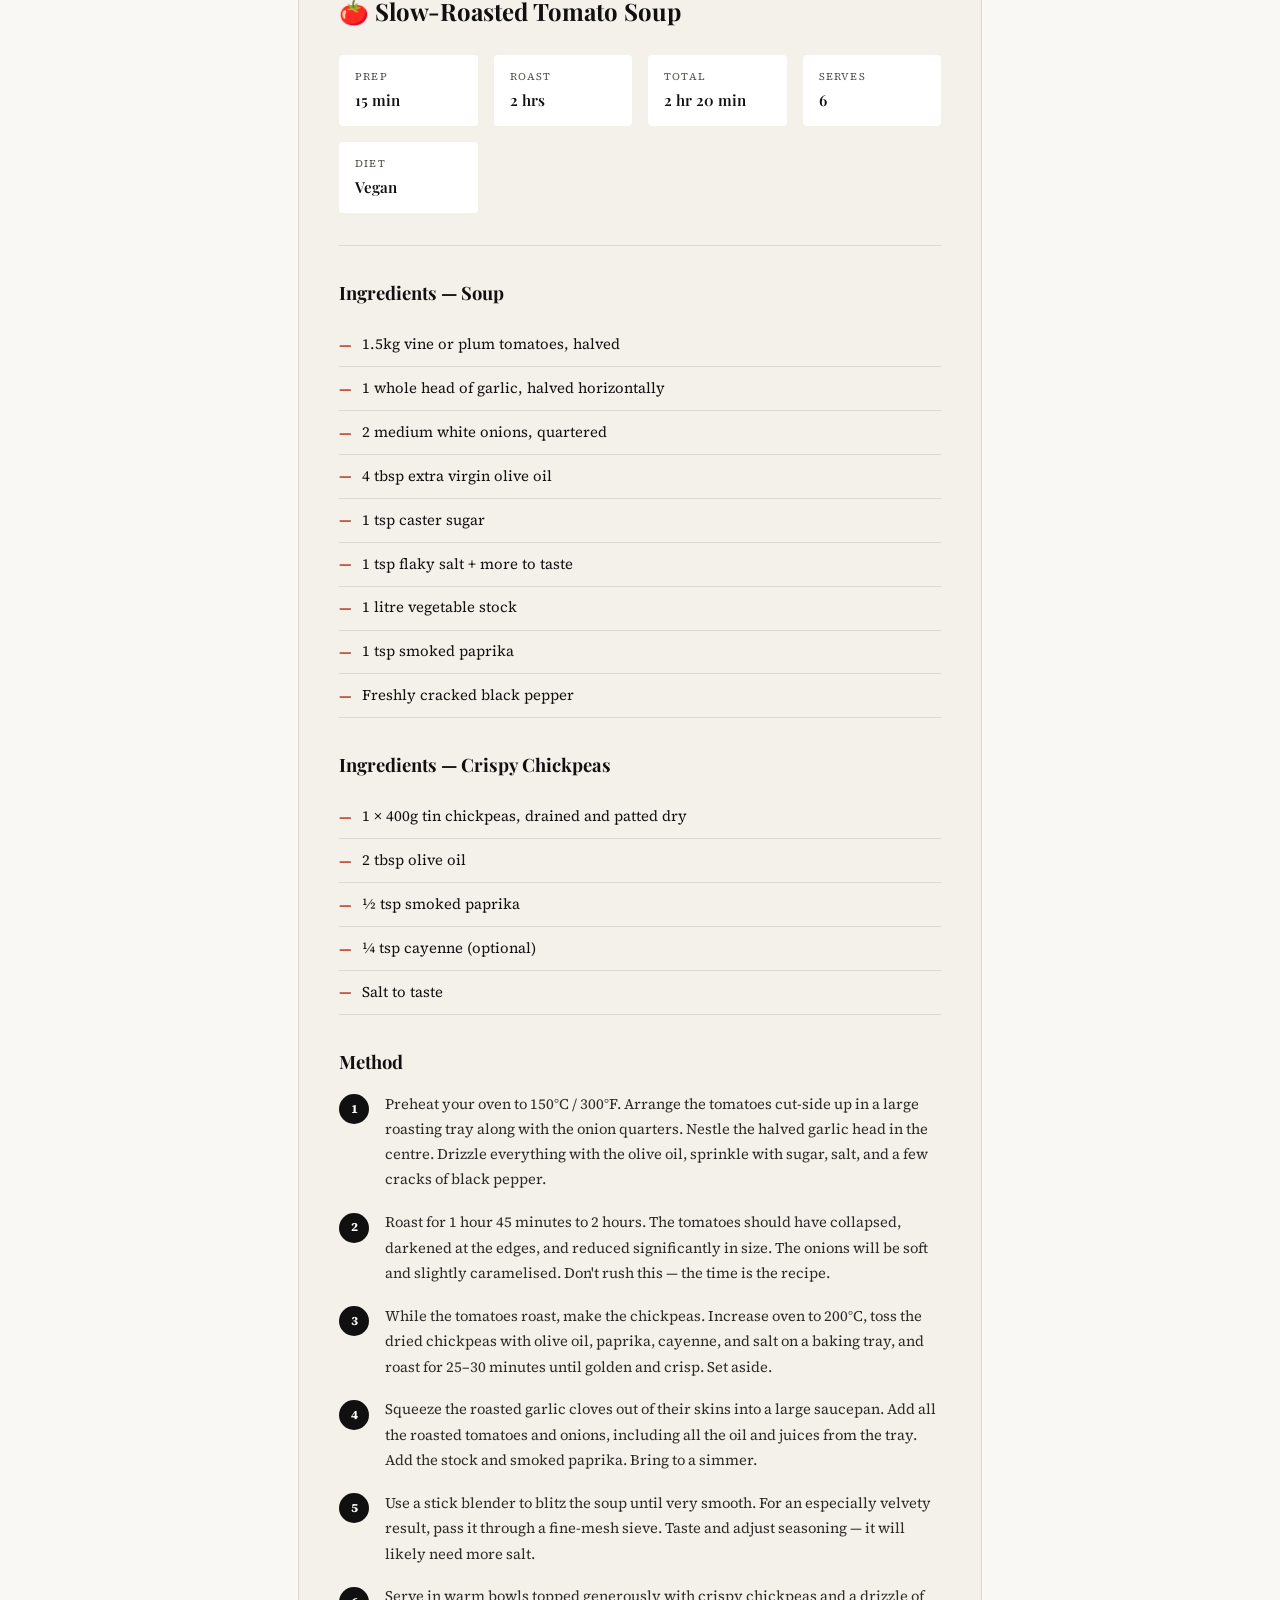
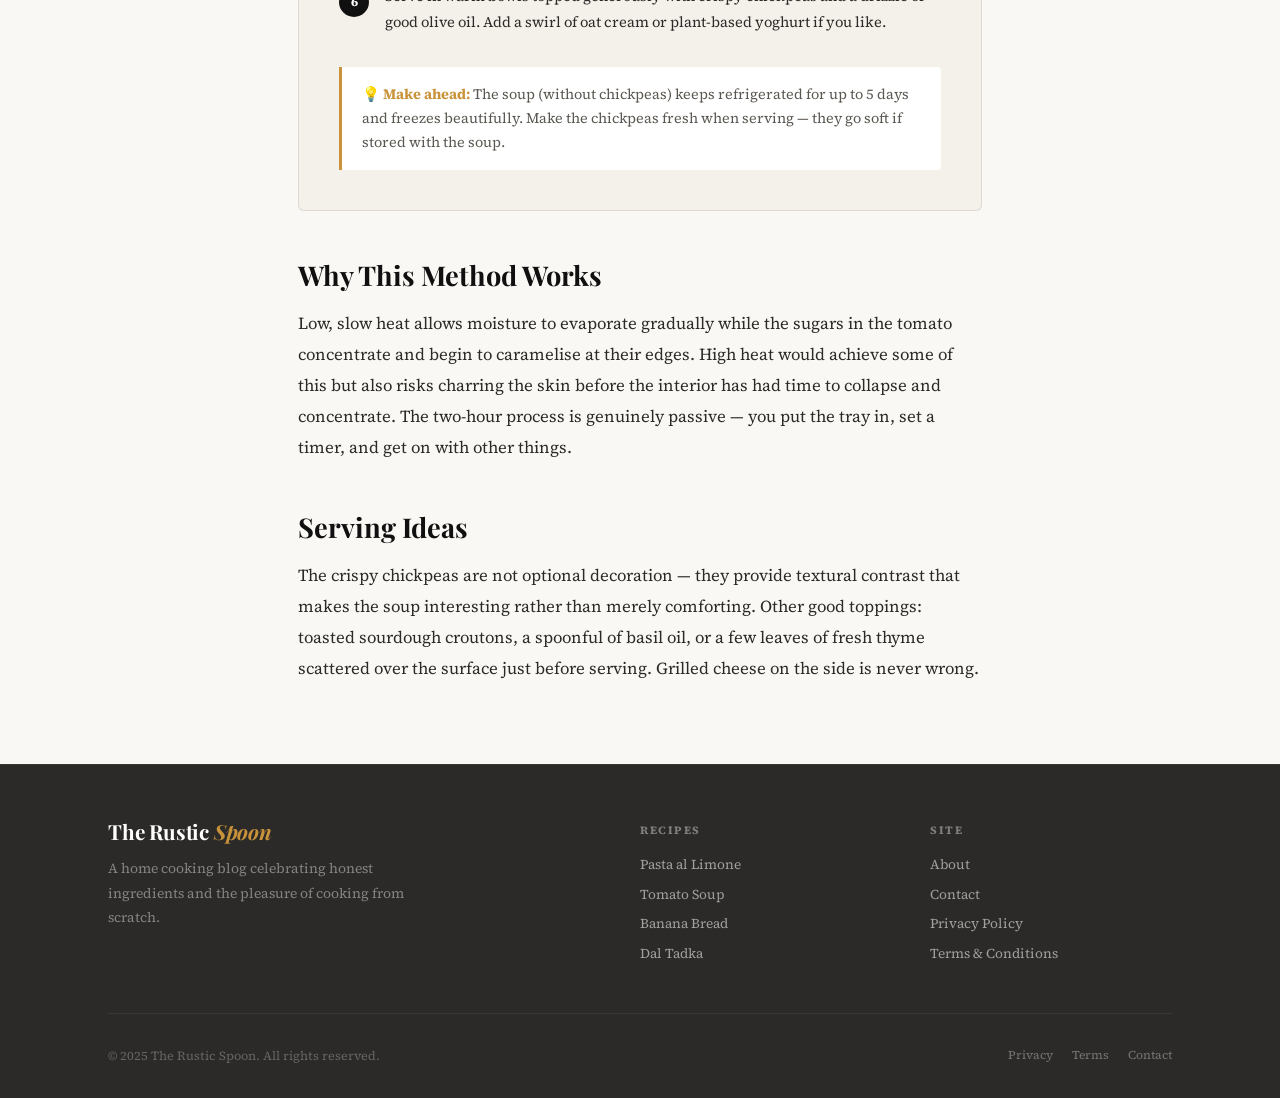
<file: blog/roasted-tomato-soup.html>
<!DOCTYPE html>
<html lang="en">
<head>
  <meta charset="UTF-8" />
  <meta name="viewport" content="width=device-width, initial-scale=1.0" />
  <title>Slow-Roasted Tomato Soup — The Rustic Spoon</title>
  <meta name="description" content="A slow-roasted tomato soup recipe that transforms ordinary supermarket tomatoes into something rich and extraordinary. Vegan, topped with crispy chickpeas." />
  <meta property="og:title" content="Slow-Roasted Tomato Soup — The Rustic Spoon" />
  <meta property="og:type" content="article" />
  <link rel="canonical" href="https://therusticspoon.com/blog/roasted-tomato-soup.html" />
  <link rel="icon" href="/favicon.svg" type="image/svg+xml" />
  <link rel="preconnect" href="https://fonts.googleapis.com" />
  <link rel="stylesheet" href="../style.css" />
  <script type="application/ld+json">
  {
    "@context": "https://schema.org/",
    "@type": "Recipe",
    "name": "Slow-Roasted Tomato Soup",
    "author": { "@type": "Organization", "name": "The Rustic Spoon" },
    "datePublished": "2025-03-10",
    "description": "Two hours of roasting transforms supermarket tomatoes into a deeply concentrated, velvety soup.",
    "prepTime": "PT15M",
    "cookTime": "PT2H10M",
    "totalTime": "PT2H25M",
    "recipeYield": "6 servings",
    "recipeCategory": "Soup",
    "suitableForDiet": "https://schema.org/VeganDiet",
    "keywords": "roasted tomato soup, vegan soup, slow roasted tomatoes"
  }
  </script>
</head>
<body>

<header class="site-header" role="banner">
  <nav class="nav-wrap" aria-label="Main navigation">
    <a href="../index.html" class="site-logo">The Rustic <em>Spoon</em></a>
    <button class="nav-burger" id="navBurger" aria-label="Toggle navigation" onclick="toggleNav()">
      <span></span><span></span><span></span>
    </button>
    <ul class="nav-links" id="navLinks" role="list">
      <li><a href="../index.html">Home</a></li>
      <li><a href="index.html" class="active">Recipes</a></li>
      <li><a href="../about/index.html">About</a></li>
      <li><a href="../contact/index.html">Contact</a></li>
      <li><a href="index.html" class="nav-cta">Browse All</a></li>
    </ul>
  </nav>
</header>

<main>
  <div class="ad-slot ad-leaderboard" aria-label="Advertisement"><span>Advertisement</span></div>

  <article class="article-grid">
    <nav class="breadcrumb" aria-label="Breadcrumb">
      <a href="../index.html">Home</a><span>›</span><a href="index.html">Recipes</a><span>›</span><span>Slow-Roasted Tomato Soup</span>
    </nav>

    <header class="article-header">
      <h1>Slow-Roasted Tomato Soup That Earns Its Time</h1>
      <div class="article-byline">
        <span>📅 March 10, 2025</span>
        <span>🍵 Soups</span>
        <span>🌱 Vegan</span>
        <span>⏱ 2 hours 20 minutes</span>
      </div>
    </header>

    <div class="article-body">
      <p>Most tomato soups taste like tinned tomatoes that have been warmed up. This one does not. Two hours at a low oven temperature concentrates the tomatoes' natural sugars, evaporates their excess water, and produces a flavour that is intense, sweet-acid, and genuinely complex — more like a sauce than a broth, more like summer than anything you'd pour from a carton.</p>

      <p>The technique is called slow roasting, and it's less a recipe than a principle: apply low, even heat to a vegetable for long enough, and its character transforms. Tomatoes respond to this treatment better than almost anything else. What begins as a tray of supermarket rounds — watery, slightly acidic, smelling of greenhouse plastic — becomes something sticky, concentrated, and deeply savoury after two hours at 150°C.</p>

      <h2>On Using Supermarket Tomatoes</h2>
      <p>The most common objection to this soup is that it requires good tomatoes. It doesn't, and that's precisely the point. The slow-roasting technique is designed for ordinary tomatoes — the kind available year-round at any supermarket. Peak-season, vine-ripened tomatoes from a farmers' market will obviously produce a better result, but the transformation is equally dramatic with everyday tomatoes, and the improvement over the raw fruit is profound regardless of starting quality.</p>

      <p>Use vine tomatoes if available, as the vines impart additional flavour during roasting. Roma (plum) tomatoes also work excellently due to their lower water content and meatier flesh.</p>
    </div>

    <div class="ad-slot ad-rectangle" aria-label="Advertisement" style="margin:2rem auto"><span>Advertisement</span></div>

    <div class="recipe-box" id="recipe">
      <div class="recipe-box-title">🍅 Slow-Roasted Tomato Soup</div>
      <div class="recipe-stats">
        <div class="rs"><div class="rs-label">Prep</div><div class="rs-value">15 min</div></div>
        <div class="rs"><div class="rs-label">Roast</div><div class="rs-value">2 hrs</div></div>
        <div class="rs"><div class="rs-label">Total</div><div class="rs-value">2 hr 20 min</div></div>
        <div class="rs"><div class="rs-label">Serves</div><div class="rs-value">6</div></div>
        <div class="rs"><div class="rs-label">Diet</div><div class="rs-value">Vegan</div></div>
      </div>

      <h3>Ingredients — Soup</h3>
      <ul class="ing-list">
        <li>1.5kg vine or plum tomatoes, halved</li>
        <li>1 whole head of garlic, halved horizontally</li>
        <li>2 medium white onions, quartered</li>
        <li>4 tbsp extra virgin olive oil</li>
        <li>1 tsp caster sugar</li>
        <li>1 tsp flaky salt + more to taste</li>
        <li>1 litre vegetable stock</li>
        <li>1 tsp smoked paprika</li>
        <li>Freshly cracked black pepper</li>
      </ul>

      <h3>Ingredients — Crispy Chickpeas</h3>
      <ul class="ing-list">
        <li>1 × 400g tin chickpeas, drained and patted dry</li>
        <li>2 tbsp olive oil</li>
        <li>½ tsp smoked paprika</li>
        <li>¼ tsp cayenne (optional)</li>
        <li>Salt to taste</li>
      </ul>

      <h3>Method</h3>
      <ol class="step-list">
        <li>
          <div class="step-n">1</div>
          <div class="step-t">Preheat your oven to 150°C / 300°F. Arrange the tomatoes cut-side up in a large roasting tray along with the onion quarters. Nestle the halved garlic head in the centre. Drizzle everything with the olive oil, sprinkle with sugar, salt, and a few cracks of black pepper.</div>
        </li>
        <li>
          <div class="step-n">2</div>
          <div class="step-t">Roast for 1 hour 45 minutes to 2 hours. The tomatoes should have collapsed, darkened at the edges, and reduced significantly in size. The onions will be soft and slightly caramelised. Don't rush this — the time is the recipe.</div>
        </li>
        <li>
          <div class="step-n">3</div>
          <div class="step-t">While the tomatoes roast, make the chickpeas. Increase oven to 200°C, toss the dried chickpeas with olive oil, paprika, cayenne, and salt on a baking tray, and roast for 25–30 minutes until golden and crisp. Set aside.</div>
        </li>
        <li>
          <div class="step-n">4</div>
          <div class="step-t">Squeeze the roasted garlic cloves out of their skins into a large saucepan. Add all the roasted tomatoes and onions, including all the oil and juices from the tray. Add the stock and smoked paprika. Bring to a simmer.</div>
        </li>
        <li>
          <div class="step-n">5</div>
          <div class="step-t">Use a stick blender to blitz the soup until very smooth. For an especially velvety result, pass it through a fine-mesh sieve. Taste and adjust seasoning — it will likely need more salt.</div>
        </li>
        <li>
          <div class="step-n">6</div>
          <div class="step-t">Serve in warm bowls topped generously with crispy chickpeas and a drizzle of good olive oil. Add a swirl of oat cream or plant-based yoghurt if you like.</div>
        </li>
      </ol>

      <div class="recipe-note">
        <strong>💡 Make ahead:</strong> The soup (without chickpeas) keeps refrigerated for up to 5 days and freezes beautifully. Make the chickpeas fresh when serving — they go soft if stored with the soup.
      </div>
    </div>

    <div class="article-body">
      <h2>Why This Method Works</h2>
      <p>Low, slow heat allows moisture to evaporate gradually while the sugars in the tomato concentrate and begin to caramelise at their edges. High heat would achieve some of this but also risks charring the skin before the interior has had time to collapse and concentrate. The two-hour process is genuinely passive — you put the tray in, set a timer, and get on with other things.</p>

      <h2>Serving Ideas</h2>
      <p>The crispy chickpeas are not optional decoration — they provide textural contrast that makes the soup interesting rather than merely comforting. Other good toppings: toasted sourdough croutons, a spoonful of basil oil, or a few leaves of fresh thyme scattered over the surface just before serving. Grilled cheese on the side is never wrong.</p>
    </div>
  </article>
</main>

<footer class="site-footer" role="contentinfo">
  <div class="footer-inner">
    <div class="footer-grid">
      <div class="footer-brand">
        <a href="../index.html" class="site-logo">The Rustic <em>Spoon</em></a>
        <p>A home cooking blog celebrating honest ingredients and the pleasure of cooking from scratch.</p>
      </div>
      <div class="footer-col">
        <h4>Recipes</h4>
        <a href="pasta-al-limone.html">Pasta al Limone</a>
        <a href="roasted-tomato-soup.html">Tomato Soup</a>
        <a href="brown-butter-banana-bread.html">Banana Bread</a>
        <a href="dal-tadka.html">Dal Tadka</a>
      </div>
      <div class="footer-col">
        <h4>Site</h4>
        <a href="../about/index.html">About</a>
        <a href="../contact/index.html">Contact</a>
        <a href="../privacy/index.html">Privacy Policy</a>
        <a href="../terms/index.html">Terms &amp; Conditions</a>
      </div>
    </div>
    <div class="footer-bottom">
      <p>&copy; 2025 The Rustic Spoon. All rights reserved.</p>
      <nav><a href="../privacy/index.html">Privacy</a><a href="../terms/index.html">Terms</a><a href="../contact/index.html">Contact</a></nav>
    </div>
  </div>
</footer>

<script src="../main.js"></script>
</body>
</html>
</file>
<file: style.css>
/* ═══════════════════════════════════════════
   THE RUSTIC SPOON — Global Stylesheet
   Editorial / Ink aesthetic
   Mobile-first, AdSense-ready
═══════════════════════════════════════════ */

@import url('https://fonts.googleapis.com/css2?family=Playfair+Display:ital,wght@0,400;0,700;0,900;1,400;1,700&family=Source+Serif+4:ital,opsz,wght@0,8..60,300;0,8..60,400;0,8..60,600;1,8..60,300;1,8..60,400&display=swap');

/* ── TOKENS ── */
:root {
  --ink:        #111010;
  --ink-mid:    #2c2a28;
  --ink-soft:   #5a5651;
  --parchment:  #faf8f4;
  --warm-white: #f4f0ea;
  --border:     #ddd8d0;
  --accent:     #b5341a;
  --accent-dim: #8a2813;
  --gold:       #c8933a;
  --serif:      'Playfair Display', Georgia, serif;
  --body:       'Source Serif 4', Georgia, serif;
  --radius:     4px;
  --max-w:      1160px;
  --gap:        clamp(1rem, 3vw, 2rem);
}

/* ── RESET ── */
*, *::before, *::after { box-sizing: border-box; margin: 0; padding: 0; }
html   { scroll-behavior: smooth; font-size: 16px; -webkit-text-size-adjust: 100%; }
body   { font-family: var(--body); background: var(--parchment); color: var(--ink); line-height: 1.65; overflow-x: hidden; }
img    { display: block; max-width: 100%; height: auto; }
a      { color: inherit; text-decoration: none; }
ul, ol { list-style: none; }
button { font-family: inherit; cursor: pointer; }

/* ── ACCESSIBILITY ── */
.sr-only { position: absolute; width: 1px; height: 1px; overflow: hidden; clip: rect(0,0,0,0); white-space: nowrap; }
:focus-visible { outline: 2px solid var(--accent); outline-offset: 3px; }
a:focus-visible { outline: 2px solid var(--accent); }

/* ── LAYOUT ── */
.wrap { max-width: var(--max-w); margin: 0 auto; padding: 0 clamp(1.2rem, 5%, 3rem); }

/* ── NAV ── */
.site-header {
  position: sticky; top: 0; z-index: 100;
  background: var(--ink); border-bottom: 1px solid rgba(255,255,255,.08);
}
.nav-wrap {
  max-width: var(--max-w); margin: 0 auto;
  padding: 0 clamp(1.2rem, 5%, 3rem);
  height: 62px; display: flex; align-items: center; justify-content: space-between;
}
.site-logo {
  font-family: var(--serif); font-size: 1.35rem; font-weight: 700;
  color: #fff; letter-spacing: -.01em; line-height: 1;
}
.site-logo em { color: var(--gold); font-style: italic; }
.nav-links { display: flex; align-items: center; gap: .1rem; }
.nav-links a {
  font-family: var(--body); font-size: .78rem; letter-spacing: .1em;
  text-transform: uppercase; color: rgba(255,255,255,.6);
  padding: .45rem .8rem; border-radius: var(--radius);
  transition: color .18s;
}
.nav-links a:hover, .nav-links a.active { color: #fff; }
.nav-links a.nav-cta {
  background: var(--accent); color: #fff !important;
  padding: .45rem 1rem; margin-left: .4rem;
  transition: background .18s;
}
.nav-links a.nav-cta:hover { background: var(--accent-dim); }
.nav-burger {
  display: none; background: none; border: none;
  width: 36px; height: 36px; flex-direction: column;
  justify-content: center; align-items: center; gap: 5px;
}
.nav-burger span { display: block; width: 20px; height: 1.5px; background: rgba(255,255,255,.7); transition: all .25s; border-radius: 1px; }
.nav-burger.open span:nth-child(1) { transform: translateY(6.5px) rotate(45deg); }
.nav-burger.open span:nth-child(2) { opacity: 0; transform: scaleX(0); }
.nav-burger.open span:nth-child(3) { transform: translateY(-6.5px) rotate(-45deg); }

/* ── AD SLOT ── */
.ad-slot {
  width: 100%; background: var(--warm-white);
  border-top: 1px solid var(--border); border-bottom: 1px solid var(--border);
  display: flex; align-items: center; justify-content: center;
  color: var(--ink-soft); font-size: .7rem; letter-spacing: .14em;
  text-transform: uppercase; font-family: var(--body);
}
.ad-leaderboard { min-height: 90px; }
.ad-rectangle   { min-height: 250px; max-width: 340px; border-radius: var(--radius); border: 1px dashed var(--border); margin: 2rem auto; }

/* ── BUTTONS ── */
.btn {
  display: inline-block; font-family: var(--body); font-size: .85rem;
  letter-spacing: .08em; text-transform: uppercase; font-weight: 600;
  padding: .8rem 1.8rem; border-radius: var(--radius);
  transition: all .18s; border: none; cursor: pointer;
}
.btn-solid { background: var(--accent); color: #fff; }
.btn-solid:hover { background: var(--accent-dim); transform: translateY(-1px); }
.btn-outline { background: transparent; color: var(--ink); border: 1.5px solid var(--ink); }
.btn-outline:hover { background: var(--ink); color: var(--parchment); }
.btn-ghost { background: transparent; color: var(--accent); border: 1.5px solid var(--accent); }
.btn-ghost:hover { background: var(--accent); color: #fff; }

/* ── SECTION HEADING ── */
.sec-head { display: flex; align-items: flex-end; justify-content: space-between; margin-bottom: 2rem; gap: 1rem; }
.sec-head h2 {
  font-family: var(--serif); font-size: clamp(1.6rem, 3vw, 2.2rem);
  font-weight: 700; color: var(--ink); line-height: 1.1;
}
.sec-head h2 em { color: var(--accent); font-style: italic; }
.sec-head a { font-size: .78rem; letter-spacing: .1em; text-transform: uppercase; color: var(--accent); border-bottom: 1px solid var(--accent); white-space: nowrap; flex-shrink: 0; }

/* ── RULE DIVIDER ── */
.divider { border: none; border-top: 1px solid var(--border); margin: 0; }

/* ── HERO ── */
.hero {
  background: var(--ink);
  padding: clamp(4rem, 10vw, 8rem) 0 clamp(3rem, 8vw, 6rem);
  position: relative; overflow: hidden;
}
.hero::before {
  content: ''; position: absolute; inset: 0;
  background: radial-gradient(ellipse 70% 60% at 70% 50%, rgba(181,52,26,.14) 0%, transparent 70%);
  pointer-events: none;
}
.hero-inner {
  max-width: var(--max-w); margin: 0 auto;
  padding: 0 clamp(1.2rem, 5%, 3rem);
  display: grid; grid-template-columns: 1fr 1fr;
  gap: clamp(2rem, 6vw, 5rem); align-items: center;
}
.hero-kicker {
  display: inline-flex; align-items: center; gap: .5rem;
  font-size: .7rem; letter-spacing: .18em; text-transform: uppercase;
  color: var(--gold); margin-bottom: 1.25rem;
}
.hero-kicker::before { content: ''; display: block; width: 24px; height: 1px; background: var(--gold); }
.hero h1 {
  font-family: var(--serif); font-size: clamp(2.8rem, 6vw, 5rem);
  font-weight: 900; color: #fff; line-height: 1.0; letter-spacing: -.02em;
  margin-bottom: 1.5rem;
}
.hero h1 em { color: var(--gold); font-style: italic; }
.hero-desc { font-size: 1.05rem; color: rgba(255,255,255,.62); line-height: 1.75; margin-bottom: 2.2rem; max-width: 480px; }
.hero-btns { display: flex; gap: .75rem; flex-wrap: wrap; }
.hero-aside { display: flex; flex-direction: column; gap: 1rem; }
.hero-card {
  background: rgba(255,255,255,.05); border: 1px solid rgba(255,255,255,.1);
  border-radius: 8px; padding: 1.4rem; display: flex; gap: 1.2rem; align-items: flex-start;
  transition: background .2s;
}
.hero-card:hover { background: rgba(255,255,255,.08); }
.hero-card-icon { font-size: 2.2rem; line-height: 1; flex-shrink: 0; }
.hero-card-body .label { font-size: .68rem; letter-spacing: .14em; text-transform: uppercase; color: var(--gold); margin-bottom: .3rem; }
.hero-card-body h3 { font-family: var(--serif); font-size: 1.05rem; color: #fff; font-weight: 700; margin-bottom: .25rem; }
.hero-card-body p  { font-size: .82rem; color: rgba(255,255,255,.5); line-height: 1.55; }

/* ── FEATURED STRIP ── */
.featured-strip {
  background: var(--accent); color: #fff;
  padding: 1.1rem clamp(1.2rem, 5%, 3rem);
  display: flex; align-items: center; gap: 1rem; flex-wrap: wrap;
  font-size: .82rem;
}
.featured-strip strong { font-family: var(--serif); font-size: 1rem; font-weight: 700; }
.featured-strip a { color: rgba(255,255,255,.8); text-decoration: underline; }
.featured-strip a:hover { color: #fff; }

/* ── RECIPE GRID ── */
.recipe-grid { display: grid; grid-template-columns: repeat(auto-fill, minmax(285px, 1fr)); gap: 1.5rem; }
.recipe-card {
  background: #fff; border: 1px solid var(--border); border-radius: 6px;
  overflow: hidden; display: flex; flex-direction: column;
  transition: box-shadow .22s, transform .22s;
}
.recipe-card:hover { box-shadow: 0 14px 48px rgba(17,16,16,.12); transform: translateY(-3px); }
.rc-thumb {
  height: 200px; background: var(--warm-white);
  display: flex; align-items: center; justify-content: center;
  font-size: 4.5rem; position: relative; overflow: hidden;
}
.rc-cat {
  position: absolute; top: .9rem; left: .9rem;
  font-size: .65rem; letter-spacing: .12em; text-transform: uppercase;
  font-weight: 600; color: #fff; padding: .2rem .6rem;
  border-radius: 2px;
}
.rc-body { padding: 1.3rem 1.4rem; flex: 1; display: flex; flex-direction: column; }
.rc-body h3 { font-family: var(--serif); font-size: 1.2rem; font-weight: 700; color: var(--ink); margin-bottom: .5rem; line-height: 1.25; }
.rc-body p  { font-size: .87rem; color: var(--ink-soft); line-height: 1.65; margin-bottom: 1rem; flex: 1; }
.rc-meta { display: flex; gap: .9rem; font-size: .75rem; color: var(--ink-soft); flex-wrap: wrap; margin-top: auto; }

/* ── MAGAZINE FEATURE ── */
.mag-feature {
  display: grid; grid-template-columns: 1fr 1fr;
  gap: 0; border: 1px solid var(--border); border-radius: 6px; overflow: hidden;
  background: var(--ink);
}
.mag-feature-vis {
  background: var(--ink-mid); display: flex; align-items: center;
  justify-content: center; font-size: 8rem; min-height: 320px;
  position: relative;
}
.mag-feature-vis::after {
  content: ''; position: absolute; inset: 0;
  background: linear-gradient(135deg, transparent 40%, rgba(17,16,16,.5));
}
.mag-feature-body { padding: clamp(2rem, 5vw, 3.5rem); display: flex; flex-direction: column; justify-content: center; }
.mag-feature-tag { font-size: .68rem; letter-spacing: .18em; text-transform: uppercase; color: var(--gold); margin-bottom: 1rem; display: flex; align-items: center; gap: .5rem; }
.mag-feature-tag::before { content: ''; width: 20px; height: 1px; background: var(--gold); display: block; }
.mag-feature-body h2 { font-family: var(--serif); font-size: clamp(1.8rem, 3.5vw, 2.8rem); font-weight: 900; color: #fff; line-height: 1.1; margin-bottom: 1rem; }
.mag-feature-body p  { font-size: .95rem; color: rgba(255,255,255,.6); line-height: 1.8; margin-bottom: 1.8rem; }
.mag-meta { display: flex; gap: 1.2rem; font-size: .78rem; color: rgba(255,255,255,.4); margin-bottom: 1.8rem; }

/* ── CATEGORY TILES ── */
.cat-band { background: var(--warm-white); padding: 4rem 0; border-top: 1px solid var(--border); border-bottom: 1px solid var(--border); }
.cat-grid { display: grid; grid-template-columns: repeat(auto-fill, minmax(140px, 1fr)); gap: 1rem; }
.cat-tile {
  background: #fff; border: 1px solid var(--border); border-radius: 6px;
  padding: 1.6rem 1rem 1.3rem; text-align: center; text-decoration: none;
  transition: all .2s; display: flex; flex-direction: column; gap: .35rem;
}
.cat-tile:hover { border-color: var(--accent); transform: translateY(-2px); box-shadow: 0 6px 20px rgba(17,16,16,.08); }
.cat-tile-emoji { font-size: 2.2rem; }
.cat-tile-name  { font-family: var(--serif); font-size: .95rem; font-weight: 700; color: var(--ink); }
.cat-tile-count { font-size: .72rem; color: var(--ink-soft); letter-spacing: .06em; }

/* ── TIPS ── */
.tips-grid { display: grid; grid-template-columns: repeat(auto-fill, minmax(240px, 1fr)); gap: 1.5rem; }
.tip-card {
  background: #fff; border: 1px solid var(--border); border-radius: 6px;
  padding: 1.6rem; position: relative; overflow: hidden;
}
.tip-card::before { content: ''; position: absolute; top: 0; left: 0; width: 3px; height: 100%; background: var(--accent); }
.tip-icon { font-size: 1.8rem; margin-bottom: .8rem; display: block; }
.tip-card h3 { font-family: var(--serif); font-size: 1.1rem; font-weight: 700; color: var(--ink); margin-bottom: .5rem; }
.tip-card p  { font-size: .87rem; color: var(--ink-soft); line-height: 1.72; }

/* ── NEWSLETTER ── */
.nl-band {
  background: var(--ink); padding: 5rem 0;
  text-align: center; position: relative; overflow: hidden;
}
.nl-band::before {
  content: ''; position: absolute; inset: 0;
  background: radial-gradient(ellipse 60% 80% at 50% 0%, rgba(200,147,58,.1) 0%, transparent 60%);
  pointer-events: none;
}
.nl-band h2 { font-family: var(--serif); font-size: clamp(1.8rem, 4vw, 2.8rem); font-weight: 900; color: #fff; margin-bottom: .6rem; position: relative; }
.nl-band p  { color: rgba(255,255,255,.55); font-size: .97rem; margin-bottom: 2rem; position: relative; }
.nl-form { display: flex; gap: .5rem; max-width: 440px; margin: 0 auto; position: relative; }
.nl-form input {
  flex: 1; padding: .9rem 1.1rem; border: 1px solid rgba(255,255,255,.15);
  border-radius: var(--radius); background: rgba(255,255,255,.07); color: #fff;
  font-family: var(--body); font-size: .9rem;
}
.nl-form input::placeholder { color: rgba(255,255,255,.35); }
.nl-form input:focus { outline: 2px solid var(--gold); border-color: transparent; }
.nl-form button { background: var(--accent); color: #fff; border: none; border-radius: var(--radius); padding: .9rem 1.5rem; font-family: var(--body); font-size: .88rem; font-weight: 600; white-space: nowrap; transition: background .18s; }
.nl-form button:hover { background: var(--accent-dim); }
.nl-note { font-size: .75rem; color: rgba(255,255,255,.35); margin-top: .9rem; position: relative; }
.nl-note a { color: rgba(255,255,255,.55); text-decoration: underline; }

/* ── BREADCRUMB ── */
.breadcrumb { display: flex; gap: .4rem; flex-wrap: wrap; font-size: .78rem; color: var(--ink-soft); margin-bottom: 1.5rem; }
.breadcrumb a { color: var(--accent); }
.breadcrumb a:hover { text-decoration: underline; }

/* ── PAGE BANNER ── */
.page-banner {
  background: var(--ink); padding: clamp(3rem, 8vw, 5.5rem) 0;
  text-align: center; position: relative; overflow: hidden;
}
.page-banner::after {
  content: ''; position: absolute; bottom: 0; left: 0; right: 0;
  height: 2px; background: linear-gradient(90deg, transparent, var(--accent) 50%, transparent);
}
.page-banner h1 {
  font-family: var(--serif); font-size: clamp(2.4rem, 6vw, 4.2rem);
  font-weight: 900; color: #fff; line-height: 1.05; letter-spacing: -.02em;
}
.page-banner h1 em { color: var(--gold); font-style: italic; }
.page-banner p { color: rgba(255,255,255,.58); max-width: 520px; margin: .9rem auto 0; font-size: 1rem; line-height: 1.7; }

/* ── ARTICLE ── */
.article-grid { max-width: 780px; margin: 0 auto; padding: 3.5rem clamp(1.2rem, 5%, 3rem); }
.article-header h1 { font-family: var(--serif); font-size: clamp(2rem, 5vw, 3.5rem); font-weight: 900; color: var(--ink); line-height: 1.1; letter-spacing: -.02em; margin-bottom: .75rem; }
.article-byline { display: flex; gap: 1.2rem; flex-wrap: wrap; font-size: .8rem; color: var(--ink-soft); padding-bottom: 2rem; border-bottom: 1px solid var(--border); margin-bottom: 2.5rem; }
.article-body { font-size: 1.05rem; line-height: 1.85; color: var(--ink-mid); }
.article-body p  { margin-bottom: 1.5rem; }
.article-body h2 { font-family: var(--serif); font-size: 1.7rem; font-weight: 700; color: var(--ink); margin: 3rem 0 1rem; line-height: 1.2; }
.article-body h3 { font-family: var(--serif); font-size: 1.3rem; font-weight: 700; color: var(--ink); margin: 2rem 0 .75rem; }
.article-body ul, .article-body ol { margin: 0 0 1.5rem 1.5rem; }
.article-body li { margin-bottom: .5rem; line-height: 1.75; }
.article-body a { color: var(--accent); text-decoration: underline; }
.article-body strong { font-weight: 600; color: var(--ink); }
.article-body blockquote {
  border-left: 3px solid var(--accent); margin: 2rem 0;
  padding: .8rem 1.5rem; font-style: italic; color: var(--ink-soft);
  background: var(--warm-white); border-radius: 0 4px 4px 0;
}

/* ── RECIPE BOX ── */
.recipe-box {
  background: var(--warm-white); border: 1px solid var(--border);
  border-radius: 6px; padding: clamp(1.5rem, 4vw, 2.5rem); margin: 3rem 0;
  border-top: 4px solid var(--accent);
}
.recipe-box-title { font-family: var(--serif); font-size: 1.5rem; font-weight: 700; color: var(--ink); margin-bottom: 1.5rem; display: flex; align-items: center; gap: .6rem; }
.recipe-stats { display: grid; grid-template-columns: repeat(auto-fill, minmax(120px, 1fr)); gap: 1rem; margin-bottom: 2rem; padding-bottom: 2rem; border-bottom: 1px solid var(--border); }
.rs { background: #fff; border-radius: 4px; padding: .8rem 1rem; }
.rs-label { font-size: .65rem; text-transform: uppercase; letter-spacing: .12em; color: var(--ink-soft); margin-bottom: .2rem; }
.rs-value { font-size: .95rem; font-weight: 600; color: var(--ink); font-family: var(--serif); }
.recipe-box h3 { font-family: var(--serif); font-size: 1.15rem; font-weight: 700; color: var(--ink); margin-bottom: .9rem; }
.ing-list, .step-list { list-style: none; margin-bottom: 2rem; }
.ing-list li { padding: .55rem 0; border-bottom: 1px solid var(--border); font-size: .93rem; display: flex; align-items: flex-start; gap: .6rem; }
.ing-list li::before { content: '—'; color: var(--accent); font-weight: 700; flex-shrink: 0; margin-top: .05rem; }
.step-list li { display: flex; gap: 1rem; margin-bottom: 1.1rem; align-items: flex-start; }
.step-n { min-width: 30px; height: 30px; background: var(--ink); color: #fff; border-radius: 50%; display: flex; align-items: center; justify-content: center; font-size: .78rem; font-weight: 700; flex-shrink: 0; margin-top: .15rem; }
.step-t { font-size: .92rem; line-height: 1.72; color: var(--ink-mid); }
.recipe-note { background: #fff; border-left: 3px solid var(--gold); padding: 1rem 1.25rem; border-radius: 0 4px 4px 0; font-size: .9rem; color: var(--ink-soft); line-height: 1.65; margin-top: .5rem; }
.recipe-note strong { color: var(--gold); }

/* ── ABOUT PAGE ── */
.about-section { max-width: 900px; margin: 0 auto; padding: 4rem clamp(1.2rem, 5%, 3rem); }
.about-lead { font-family: var(--serif); font-size: 1.4rem; font-style: italic; color: var(--ink); line-height: 1.6; margin-bottom: 2.5rem; padding-bottom: 2.5rem; border-bottom: 1px solid var(--border); }
.about-body p { font-size: 1rem; color: var(--ink-mid); line-height: 1.85; margin-bottom: 1.3rem; }
.values-grid { display: grid; grid-template-columns: repeat(auto-fill, minmax(210px, 1fr)); gap: 1.2rem; margin-top: 3rem; }
.value-card { background: var(--warm-white); border: 1px solid var(--border); border-radius: 6px; padding: 1.6rem; }
.value-card .vi { font-size: 1.8rem; margin-bottom: .7rem; }
.value-card h3 { font-family: var(--serif); font-size: 1.05rem; font-weight: 700; color: var(--ink); margin-bottom: .4rem; }
.value-card p  { font-size: .85rem; color: var(--ink-soft); line-height: 1.7; }

/* ── CONTACT PAGE ── */
.contact-wrap { max-width: 680px; margin: 0 auto; padding: 4rem clamp(1.2rem, 5%, 3rem); }
.contact-intro h2 { font-family: var(--serif); font-size: 1.8rem; font-weight: 700; color: var(--ink); margin-bottom: .5rem; }
.contact-intro p  { color: var(--ink-soft); line-height: 1.75; margin-bottom: 2.5rem; }
.field { margin-bottom: 1.3rem; }
.field label { display: block; font-size: .78rem; font-weight: 600; letter-spacing: .08em; text-transform: uppercase; color: var(--ink-mid); margin-bottom: .4rem; }
.field input, .field select, .field textarea {
  width: 100%; padding: .85rem 1rem; border: 1.5px solid var(--border);
  border-radius: var(--radius); background: #fff; color: var(--ink);
  font-family: var(--body); font-size: .93rem;
  transition: border-color .18s, box-shadow .18s; outline: none;
}
.field input:focus, .field select:focus, .field textarea:focus { border-color: var(--accent); box-shadow: 0 0 0 3px rgba(181,52,26,.1); }
.field textarea { min-height: 140px; resize: vertical; }
.field-row { display: grid; grid-template-columns: 1fr 1fr; gap: 1rem; }
.contact-aside { background: var(--warm-white); border: 1px solid var(--border); border-radius: 6px; padding: 1.8rem; margin-top: 3rem; }
.contact-aside h3 { font-family: var(--serif); font-size: 1.2rem; font-weight: 700; color: var(--ink); margin-bottom: .75rem; }
.contact-aside p { font-size: .9rem; color: var(--ink-soft); line-height: 1.75; margin-bottom: .6rem; }

/* ── LEGAL PAGES ── */
.legal-wrap { max-width: 780px; margin: 0 auto; padding: 4rem clamp(1.2rem, 5%, 3rem); }
.legal-updated { font-size: .8rem; color: var(--ink-soft); margin-bottom: 2.5rem; }
.legal-wrap h2 { font-family: var(--serif); font-size: 1.45rem; font-weight: 700; color: var(--ink); margin: 2.5rem 0 .7rem; }
.legal-wrap p  { font-size: .97rem; color: var(--ink-mid); line-height: 1.85; margin-bottom: 1.1rem; }
.legal-wrap ul { margin: .5rem 0 1.2rem 1.5rem; }
.legal-wrap li { font-size: .97rem; color: var(--ink-mid); line-height: 1.8; margin-bottom: .4rem; }
.legal-wrap a  { color: var(--accent); text-decoration: underline; }

/* ── BLOG INDEX ── */
.blog-filter { display: flex; gap: .5rem; flex-wrap: wrap; margin-bottom: 2.5rem; }
.bf { background: #fff; border: 1.5px solid var(--border); border-radius: 99px; padding: .38rem 1rem; font-size: .78rem; letter-spacing: .06em; color: var(--ink-mid); cursor: pointer; font-family: var(--body); transition: all .18s; }
.bf:hover, .bf.on { background: var(--accent); border-color: var(--accent); color: #fff; }
.blog-grid { display: grid; grid-template-columns: repeat(auto-fill, minmax(290px, 1fr)); gap: 2rem; }

/* ── FOOTER ── */
.site-footer { background: var(--ink-mid); border-top: 1px solid rgba(255,255,255,.06); padding: 3.5rem 0 2rem; }
.footer-inner { max-width: var(--max-w); margin: 0 auto; padding: 0 clamp(1.2rem, 5%, 3rem); }
.footer-grid { display: grid; grid-template-columns: 2fr 1fr 1fr; gap: var(--gap) 3rem; margin-bottom: 2.5rem; }
.footer-brand .site-logo { font-size: 1.3rem; }
.footer-brand p { font-size: .87rem; color: rgba(255,255,255,.42); line-height: 1.75; margin-top: .6rem; max-width: 300px; }
.footer-col h4 { font-family: var(--body); font-size: .7rem; letter-spacing: .14em; text-transform: uppercase; color: rgba(255,255,255,.4); margin-bottom: .9rem; }
.footer-col a { display: block; font-size: .85rem; color: rgba(255,255,255,.55); margin-bottom: .45rem; transition: color .18s; }
.footer-col a:hover { color: #fff; }
.footer-bottom { padding-top: 2rem; border-top: 1px solid rgba(255,255,255,.06); display: flex; justify-content: space-between; align-items: center; flex-wrap: wrap; gap: .75rem; }
.footer-bottom p { font-size: .78rem; color: rgba(255,255,255,.28); }
.footer-bottom nav { display: flex; gap: 1.2rem; }
.footer-bottom nav a { font-size: .75rem; color: rgba(255,255,255,.35); transition: color .18s; }
.footer-bottom nav a:hover { color: rgba(255,255,255,.7); }

/* ── ANIMATIONS ── */
@keyframes fadeUp {
  from { opacity: 0; transform: translateY(18px); }
  to   { opacity: 1; transform: translateY(0); }
}
@keyframes float {
  0%, 100% { transform: translateY(0); }
  50%       { transform: translateY(-8px); }
}
.anim-up { animation: fadeUp .7s ease both; }
.anim-up-2 { animation: fadeUp .7s .15s ease both; }
.anim-up-3 { animation: fadeUp .7s .3s ease both; }

/* ═══════════════════════════════════
   RESPONSIVE
═══════════════════════════════════ */
@media (max-width: 860px) {
  .hero-inner { grid-template-columns: 1fr; }
  .hero-aside { display: none; }
  .mag-feature { grid-template-columns: 1fr; }
  .mag-feature-vis { min-height: 200px; }
  .footer-grid { grid-template-columns: 1fr 1fr; }
  .footer-brand { grid-column: 1 / -1; }
}

@media (max-width: 640px) {
  .nav-links { display: none; position: absolute; top: 62px; left: 0; right: 0; background: var(--ink); border-bottom: 1px solid rgba(255,255,255,.1); flex-direction: column; gap: 0; padding: .5rem 0; }
  .nav-links.open { display: flex; }
  .nav-links a { padding: .85rem 5%; font-size: .85rem; border-radius: 0; }
  .nav-links a.nav-cta { margin: .4rem 5% .6rem; border-radius: var(--radius); }
  .nav-burger { display: flex; }
  .field-row { grid-template-columns: 1fr; }
  .footer-grid { grid-template-columns: 1fr; }
  .nl-form { flex-direction: column; }
  .footer-bottom { flex-direction: column; align-items: flex-start; }
  .cat-grid { grid-template-columns: repeat(3, 1fr); }
}
</file>
